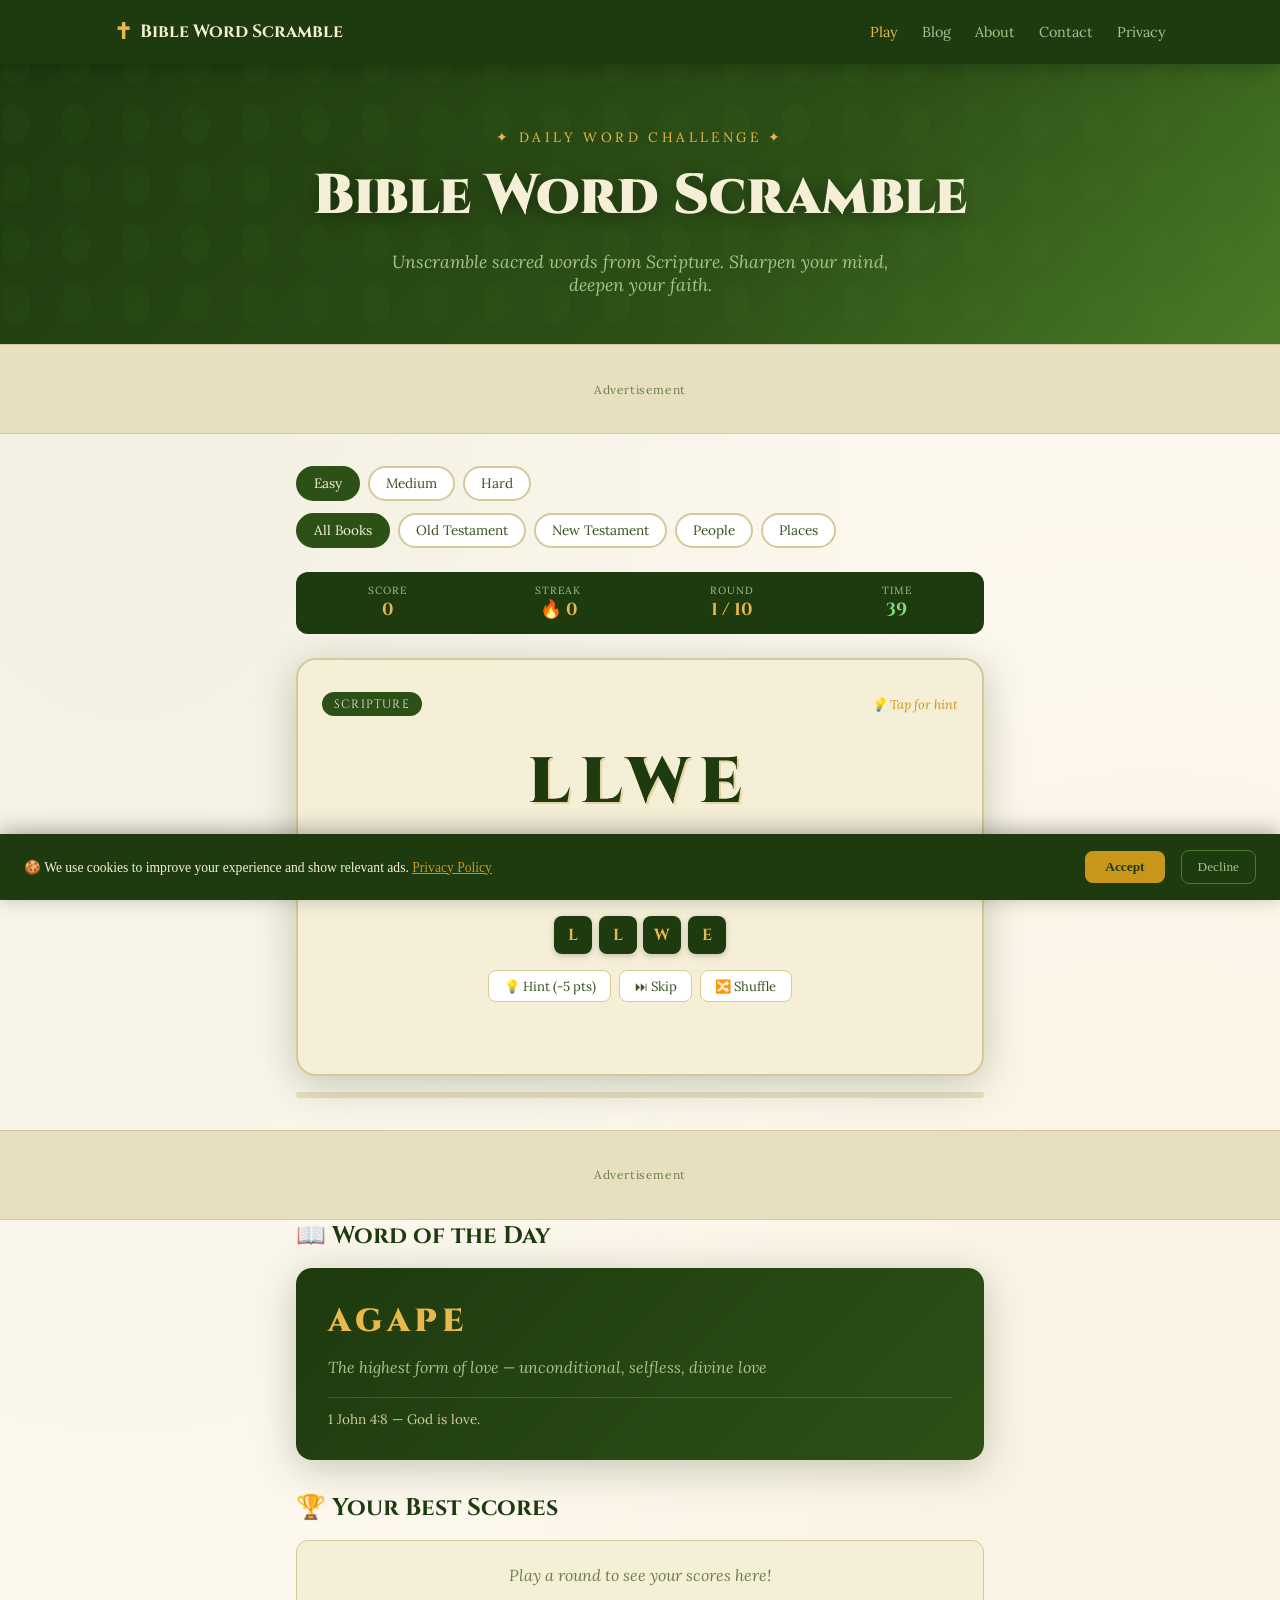
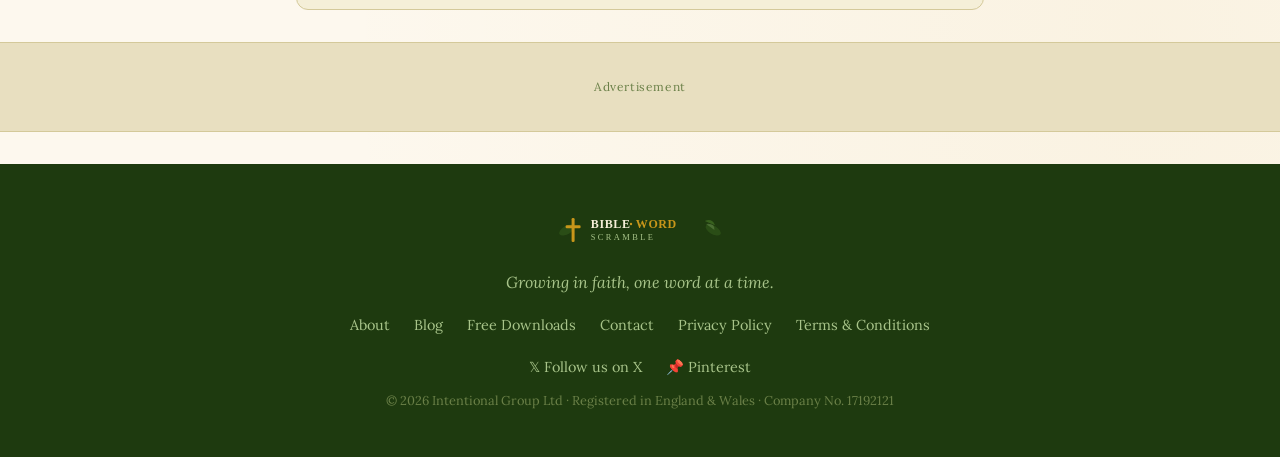
<file: index.html>
<!DOCTYPE html>
<html lang="en">
<head>
  <meta charset="UTF-8" />
  <meta name="viewport" content="width=device-width, initial-scale=1.0" />
  <title>Bible Word Scramble – Fun Scripture Word Games</title>
  <meta name="description" content="Play Bible Word Scramble – a fun, free word game for all ages using scripture-inspired words. Test your Bible knowledge today!">
  <meta name="theme-color" content="#2d5016">
<meta name="p:domain_verify" content="074bd843893d62a2d05fc05a2a49771c"/>
<link rel="icon" type="image/svg+xml" href="icon.svg">
<link rel="apple-touch-icon" href="icon.svg">
  <link rel="manifest" href="manifest.json">
  <link rel="apple-touch-icon" href="icon-192.png">

  <!-- Open Graph -->
  <meta property="og:title" content="Bible Word Scramble">
  <meta property="og:description" content="Fun free word scramble game with 1000+ Bible words!">
  <meta property="og:type" content="website">

  <link href="https://fonts.googleapis.com/css2?family=Cinzel:wght@400;700;900&family=Lora:ital,wght@0,400;0,600;1,400&display=swap" rel="stylesheet">
  <link rel="stylesheet" href="style.css">
<!-- Google tag (gtag.js) -->
<script async src="https://www.googletagmanager.com/gtag/js?id=G-8S5XMY5JXK"></script>
<script>
  window.dataLayer = window.dataLayer || [];
  function gtag(){dataLayer.push(arguments);}
  gtag('js', new Date());
  gtag('config', 'G-8S5XMY5JXK');
</script>
</head>
<body>
  <!-- NAV -->
  <header class="site-header">
    <div class="header-inner">
      <a href="index.html" class="logo">
        <span class="logo-cross">✝</span>
        <span class="logo-text">Bible Word Scramble</span>
      </a>
      <nav class="main-nav">
        <a href="index.html" class="active">Play</a>
        <a href="blog.html">Blog</a>
        <a href="about.html">About</a>
        <a href="contact.html">Contact</a>
        <a href="privacy.html">Privacy</a>
      </nav>
      <button class="hamburger" id="hamburger" aria-label="Menu">☰</button>
    </div>
    <div class="mobile-nav" id="mobileNav">
      <a href="index.html">Play</a>
      <a href="blog.html">Blog</a>
      <a href="about.html">About</a>
      <a href="contact.html">Contact</a>
      <a href="privacy.html">Privacy</a>
    </div>
  </header>

  <!-- HERO -->
  <section class="hero">
    <div class="leaves"></div>
    <div class="hero-content">
      <p class="hero-sub">✦ Daily Word Challenge ✦</p>
      <h1>Bible Word Scramble</h1>
      <p class="hero-desc">Unscramble sacred words from Scripture. Sharpen your mind, deepen your faith.</p>
    </div>
  </section>

  <!-- AD BANNER TOP -->
  <div class="ad-slot ad-top">
    <p>Advertisement</p>
    <!-- Replace with your AdSense code -->
    <!-- <ins class="adsbygoogle" ...></ins> -->
  </div>

  <!-- GAME SECTION -->
  <main class="game-section">
    <div class="game-controls">
      <div class="difficulty-tabs">
        <button class="diff-btn active" data-diff="easy">Easy</button>
        <button class="diff-btn" data-diff="medium">Medium</button>
        <button class="diff-btn" data-diff="hard">Hard</button>
      </div>
      <div class="category-tabs">
        <button class="cat-btn active" data-cat="all">All Books</button>
        <button class="cat-btn" data-cat="old">Old Testament</button>
        <button class="cat-btn" data-cat="new">New Testament</button>
        <button class="cat-btn" data-cat="people">People</button>
        <button class="cat-btn" data-cat="places">Places</button>
      </div>
    </div>

    <div class="score-bar">
      <div class="score-item"><span class="score-label">Score</span><span id="score">0</span></div>
      <div class="score-item"><span class="score-label">Streak</span><span id="streak">🔥 0</span></div>
      <div class="score-item"><span class="score-label">Round</span><span id="round">1 / 10</span></div>
      <div class="score-item timer-item"><span class="score-label">Time</span><span id="timer">30</span></div>
    </div>

    <div class="game-card" id="gameCard">
      <div class="card-top">
        <span class="category-badge" id="catBadge">Old Testament</span>
        <span class="hint-text" id="hintText">Tap for hint</span>
      </div>

      <div class="scrambled-word" id="scrambledWord">LOADING</div>

      <div class="hint-box hidden" id="hintBox">
        <p id="hintContent"></p>
      </div>

      <div class="input-row">
        <input type="text" id="answerInput" placeholder="Type your answer..." autocomplete="off" autocorrect="off" autocapitalize="off" spellcheck="false" />
        <button class="submit-btn" id="submitBtn">Check ✓</button>
      </div>

      <div class="letter-tiles" id="letterTiles"></div>

      <div class="action-row">
        <button class="action-btn" id="hintBtn">💡 Hint (-5 pts)</button>
        <button class="action-btn" id="skipBtn">⏭ Skip</button>
        <button class="action-btn" id="shuffleBtn">🔀 Shuffle</button>
      </div>

      <div class="feedback" id="feedback"></div>
    </div>

    <div class="progress-bar-wrap"><div class="progress-bar" id="progressBar"></div></div>

    <!-- End screen -->
    <div class="end-screen hidden" id="endScreen">
      <div class="end-card">
        <div class="end-icon">✝</div>
        <h2>Round Complete!</h2>
        <p id="endVerse"></p>
        <div class="end-stats">
          <div><span id="finalScore">0</span><small>Score</small></div>
          <div><span id="finalCorrect">0</span><small>Correct</small></div>
          <div><span id="finalStreak">0</span><small>Best Streak</small></div>
        </div>
        <button class="play-again-btn" id="playAgainBtn">Play Again 🙏</button>
        <button class="share-btn" id="shareBtn">Share Score 📤</button>
      </div>
    </div>
  </main>

  <!-- AD BANNER MID -->
  <div class="ad-slot ad-mid">
    <p>Advertisement</p>
  </div>

  <!-- WORD OF THE DAY -->
  <section class="word-of-day">
    <h2>📖 Word of the Day</h2>
    <div class="wod-card" id="wodCard">
      <div class="wod-word" id="wodWord"></div>
      <div class="wod-meaning" id="wodMeaning"></div>
      <div class="wod-verse" id="wodVerse"></div>
    </div>
  </section>

  <!-- LEADERBOARD -->
  <section class="leaderboard-section">
    <h2>🏆 Your Best Scores</h2>
    <div class="leaderboard" id="leaderboard">
      <p class="no-scores">Play a round to see your scores here!</p>
    </div>
  </section>

  <!-- AD BANNER BOTTOM -->
  <div class="ad-slot ad-bottom">
    <p>Advertisement</p>
  </div>

  <!-- FOOTER -->
  <footer class="site-footer">
    <div class="footer-inner">
      <div class="footer-logo"><img src="logo.svg" alt="Bible Word Scramble" style="height:36px; margin-bottom:0.5rem;"></div>
      <p class="footer-tagline">Growing in faith, one word at a time.</p>
      <div class="footer-links">
        <a href="about.html">About</a>
        <a href="blog.html">Blog</a>
        <a href="downloads.html">Free Downloads</a>
        <a href="contact.html">Contact</a>
        <a href="privacy.html">Privacy Policy</a>
        <a href="terms.html">Terms &amp; Conditions</a>
      </div>
      <div class="social-links">
  <a href="https://x.com/biblescramble" target="_blank" rel="noopener">𝕏 Follow us on X</a>
  <a href="https://pinterest.com/biblewordscramble" target="_blank" rel="noopener">📌 Pinterest</a>
</div>
<p class="footer-copy">© 2026 Intentional Group Ltd · Registered in England &amp; Wales · Company No. 17192121</p>
    </div>
  </footer>

  <script src="words.js"></script>
  <script src="game.js"></script>
  <script>
    // PWA install prompt
    let deferredPrompt;
    window.addEventListener('beforeinstallprompt', (e) => {
      e.preventDefault();
      deferredPrompt = e;
      const installBanner = document.createElement('div');
      installBanner.className = 'install-banner';
      installBanner.innerHTML = `<span>📱 Add to Home Screen for offline play!</span><button id="installBtn">Install Free</button><button id="dismissInstall">✕</button>`;
      document.body.appendChild(installBanner);
      document.getElementById('installBtn').onclick = () => { deferredPrompt.prompt(); installBanner.remove(); };
      document.getElementById('dismissInstall').onclick = () => installBanner.remove();
    });
    // Register service worker
    if ('serviceWorker' in navigator) {
      navigator.serviceWorker.register('sw.js').catch(()=>{});
    }
  </script>
<script src="cookies.js"></script>
</body>
</html>
</file>
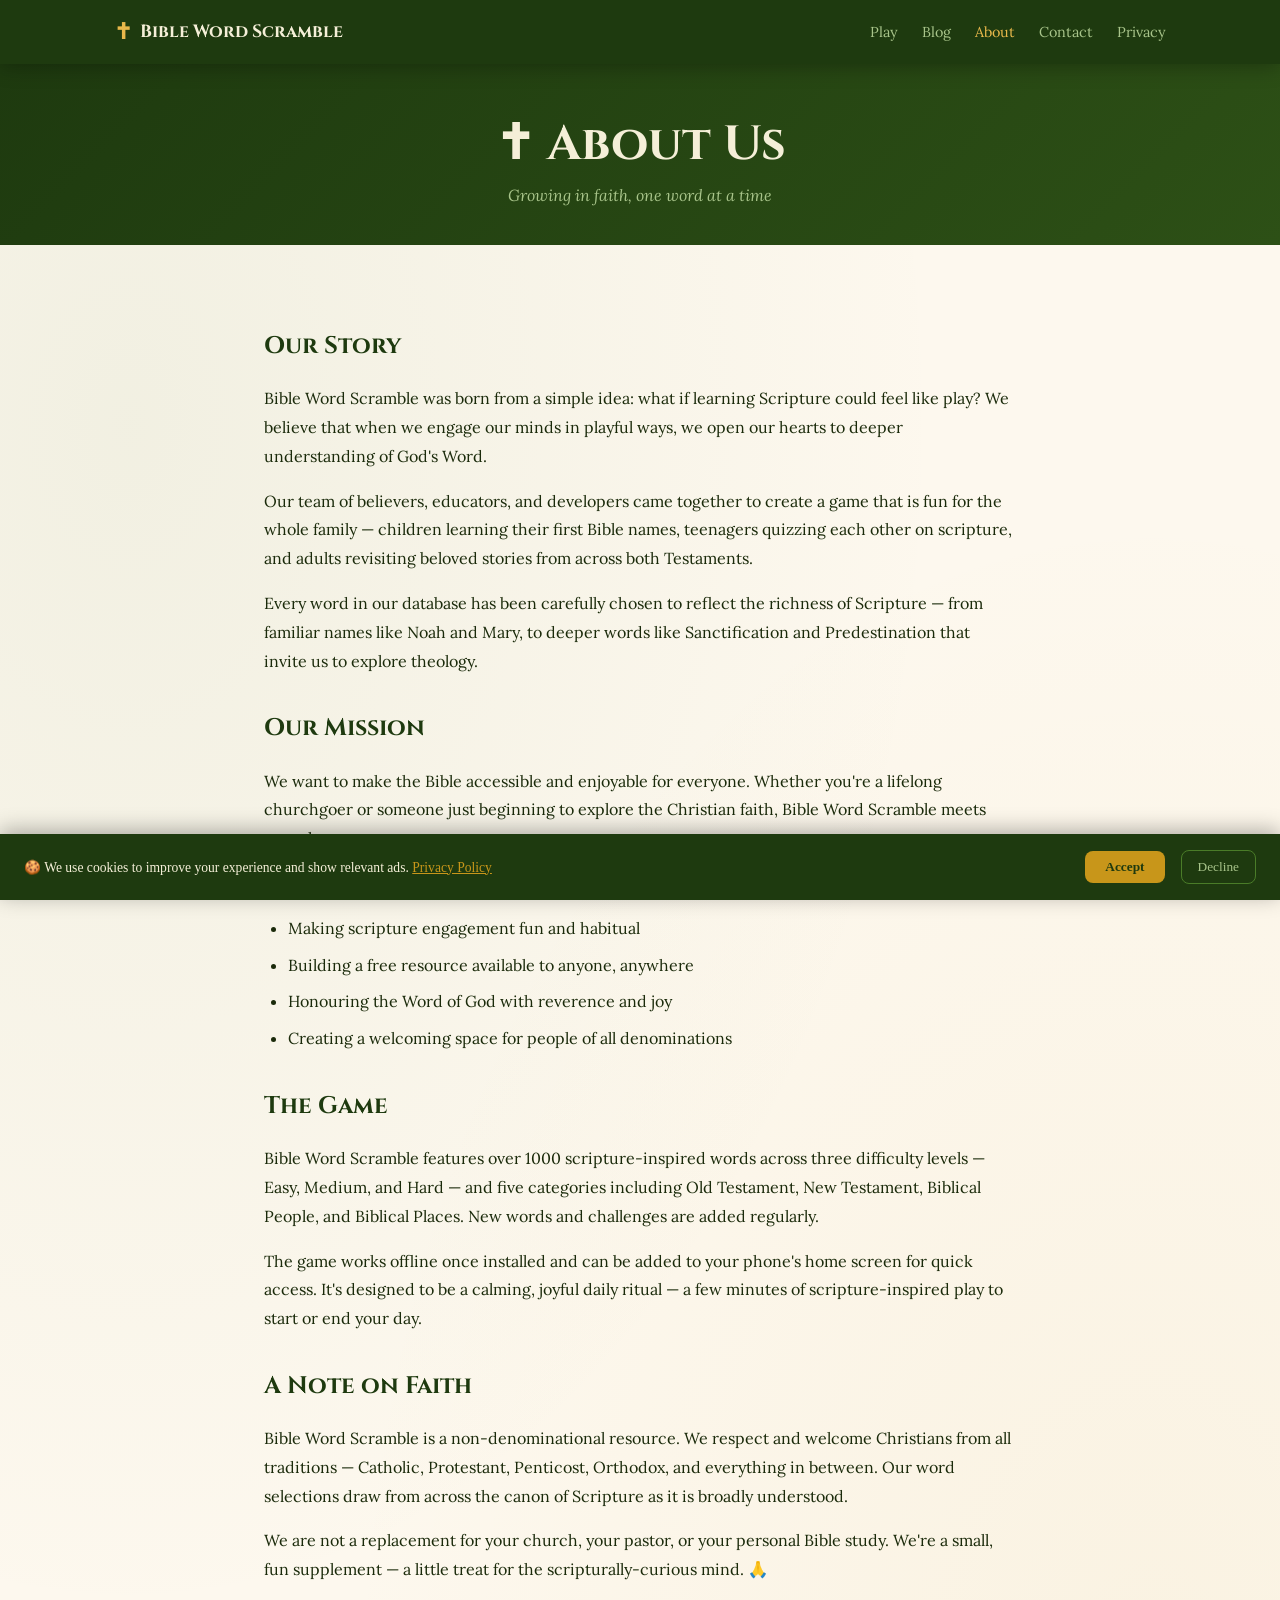
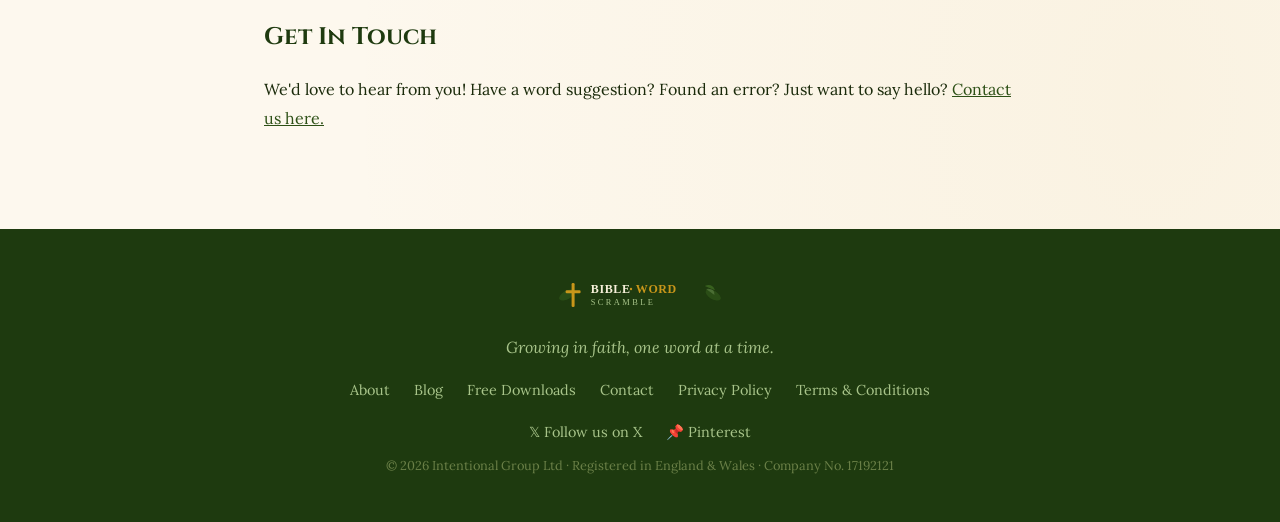
<file: about.html>
<!DOCTYPE html>
<html lang="en">
<head>
  <meta charset="UTF-8" />
  <meta name="viewport" content="width=device-width, initial-scale=1.0" />
  <title>About – Bible Word Scramble</title>
  <meta name="description" content="Learn about Bible Word Scramble – a free, fun word game to help you explore Scripture and grow in faith.">
  <meta name="theme-color" content="#2d5016">
<meta name="p:domain_verify" content="074bd843893d62a2d05fc05a2a49771c"/>
<link rel="icon" type="image/svg+xml" href="icon.svg">
<link rel="apple-touch-icon" href="icon.svg">
  <link href="https://fonts.googleapis.com/css2?family=Cinzel:wght@400;700;900&family=Lora:ital,wght@0,400;0,600;1,400&display=swap" rel="stylesheet">
  <link rel="stylesheet" href="style.css">
<!-- Google tag (gtag.js) -->
<script async src="https://www.googletagmanager.com/gtag/js?id=G-8S5XMY5JXK"></script>
<script>
  window.dataLayer = window.dataLayer || [];
  function gtag(){dataLayer.push(arguments);}
  gtag('js', new Date());
  gtag('config', 'G-8S5XMY5JXK');
</script>
</head>
<body>

  <header class="site-header">
    <div class="header-inner">
      <a href="index.html" class="logo">
        <span class="logo-cross">✝</span>
        <span class="logo-text">Bible Word Scramble</span>
      </a>
      <nav class="main-nav">
        <a href="index.html">Play</a>
        <a href="blog.html">Blog</a>
        <a href="about.html" class="active">About</a>
        <a href="contact.html">Contact</a>
        <a href="privacy.html">Privacy</a>
      </nav>
      <button class="hamburger" id="hamburger">☰</button>
    </div>
    <div class="mobile-nav" id="mobileNav">
      <a href="index.html">Play</a>
      <a href="blog.html">Blog</a>
      <a href="about.html">About</a>
      <a href="contact.html">Contact</a>
      <a href="privacy.html">Privacy</a>
    </div>
  </header>

  <section class="page-hero">
    <h1>✝ About Us</h1>
    <p>Growing in faith, one word at a time</p>
  </section>

  <div class="page-content">
    <h2>Our Story</h2>
    <p>Bible Word Scramble was born from a simple idea: what if learning Scripture could feel like play? We believe that when we engage our minds in playful ways, we open our hearts to deeper understanding of God's Word.</p>
    <p>Our team of believers, educators, and developers came together to create a game that is fun for the whole family — children learning their first Bible names, teenagers quizzing each other on scripture, and adults revisiting beloved stories from across both Testaments.</p>
    <p>Every word in our database has been carefully chosen to reflect the richness of Scripture — from familiar names like Noah and Mary, to deeper words like Sanctification and Predestination that invite us to explore theology.</p>

    <h2>Our Mission</h2>
    <p>We want to make the Bible accessible and enjoyable for everyone. Whether you're a lifelong churchgoer or someone just beginning to explore the Christian faith, Bible Word Scramble meets you where you are.</p>
    <p>We believe in:</p>
    <ul>
      <li>Making scripture engagement fun and habitual</li>
      <li>Building a free resource available to anyone, anywhere</li>
      <li>Honouring the Word of God with reverence and joy</li>
      <li>Creating a welcoming space for people of all denominations</li>
    </ul>

    <h2>The Game</h2>
    <p>Bible Word Scramble features over 1000 scripture-inspired words across three difficulty levels — Easy, Medium, and Hard — and five categories including Old Testament, New Testament, Biblical People, and Biblical Places. New words and challenges are added regularly.</p>
    <p>The game works offline once installed and can be added to your phone's home screen for quick access. It's designed to be a calming, joyful daily ritual — a few minutes of scripture-inspired play to start or end your day.</p>

    <h2>A Note on Faith</h2>
    <p>Bible Word Scramble is a non-denominational resource. We respect and welcome Christians from all traditions — Catholic, Protestant, Penticost, Orthodox, and everything in between. Our word selections draw from across the canon of Scripture as it is broadly understood.</p>
    <p>We are not a replacement for your church, your pastor, or your personal Bible study. We're a small, fun supplement — a little treat for the scripturally-curious mind. 🙏</p>

    <h2>Get In Touch</h2>
    <p>We'd love to hear from you! Have a word suggestion? Found an error? Just want to say hello? <a href="contact.html">Contact us here.</a></p>
  </div>

  <footer class="site-footer">
    <div class="footer-inner">
      <div class="footer-logo"><img src="logo.svg" alt="Bible Word Scramble" style="height:36px; margin-bottom:0.5rem;"></div>
      <p class="footer-tagline">Growing in faith, one word at a time.</p>
      <div class="footer-links">
        <a href="about.html">About</a>
        <a href="blog.html">Blog</a>
        <a href="downloads.html">Free Downloads</a>
        <a href="contact.html">Contact</a>
        <a href="privacy.html">Privacy Policy</a>
        <a href="terms.html">Terms &amp; Conditions</a>
      </div>
      <div class="social-links">
  <a href="https://x.com/biblescramble" target="_blank" rel="noopener">𝕏 Follow us on X</a>
  <a href="https://pinterest.com/biblewordscramble" target="_blank" rel="noopener">📌 Pinterest</a>
</div>
<p class="footer-copy">© 2026 Intentional Group Ltd · Registered in England &amp; Wales · Company No. 17192121</p>
    </div>
  </footer>

  <script>
    document.getElementById('hamburger').addEventListener('click', () => {
      document.getElementById('mobileNav').classList.toggle('open');
    });
  </script>
<script src="cookies.js"></script>
</body>
</html>
</file>
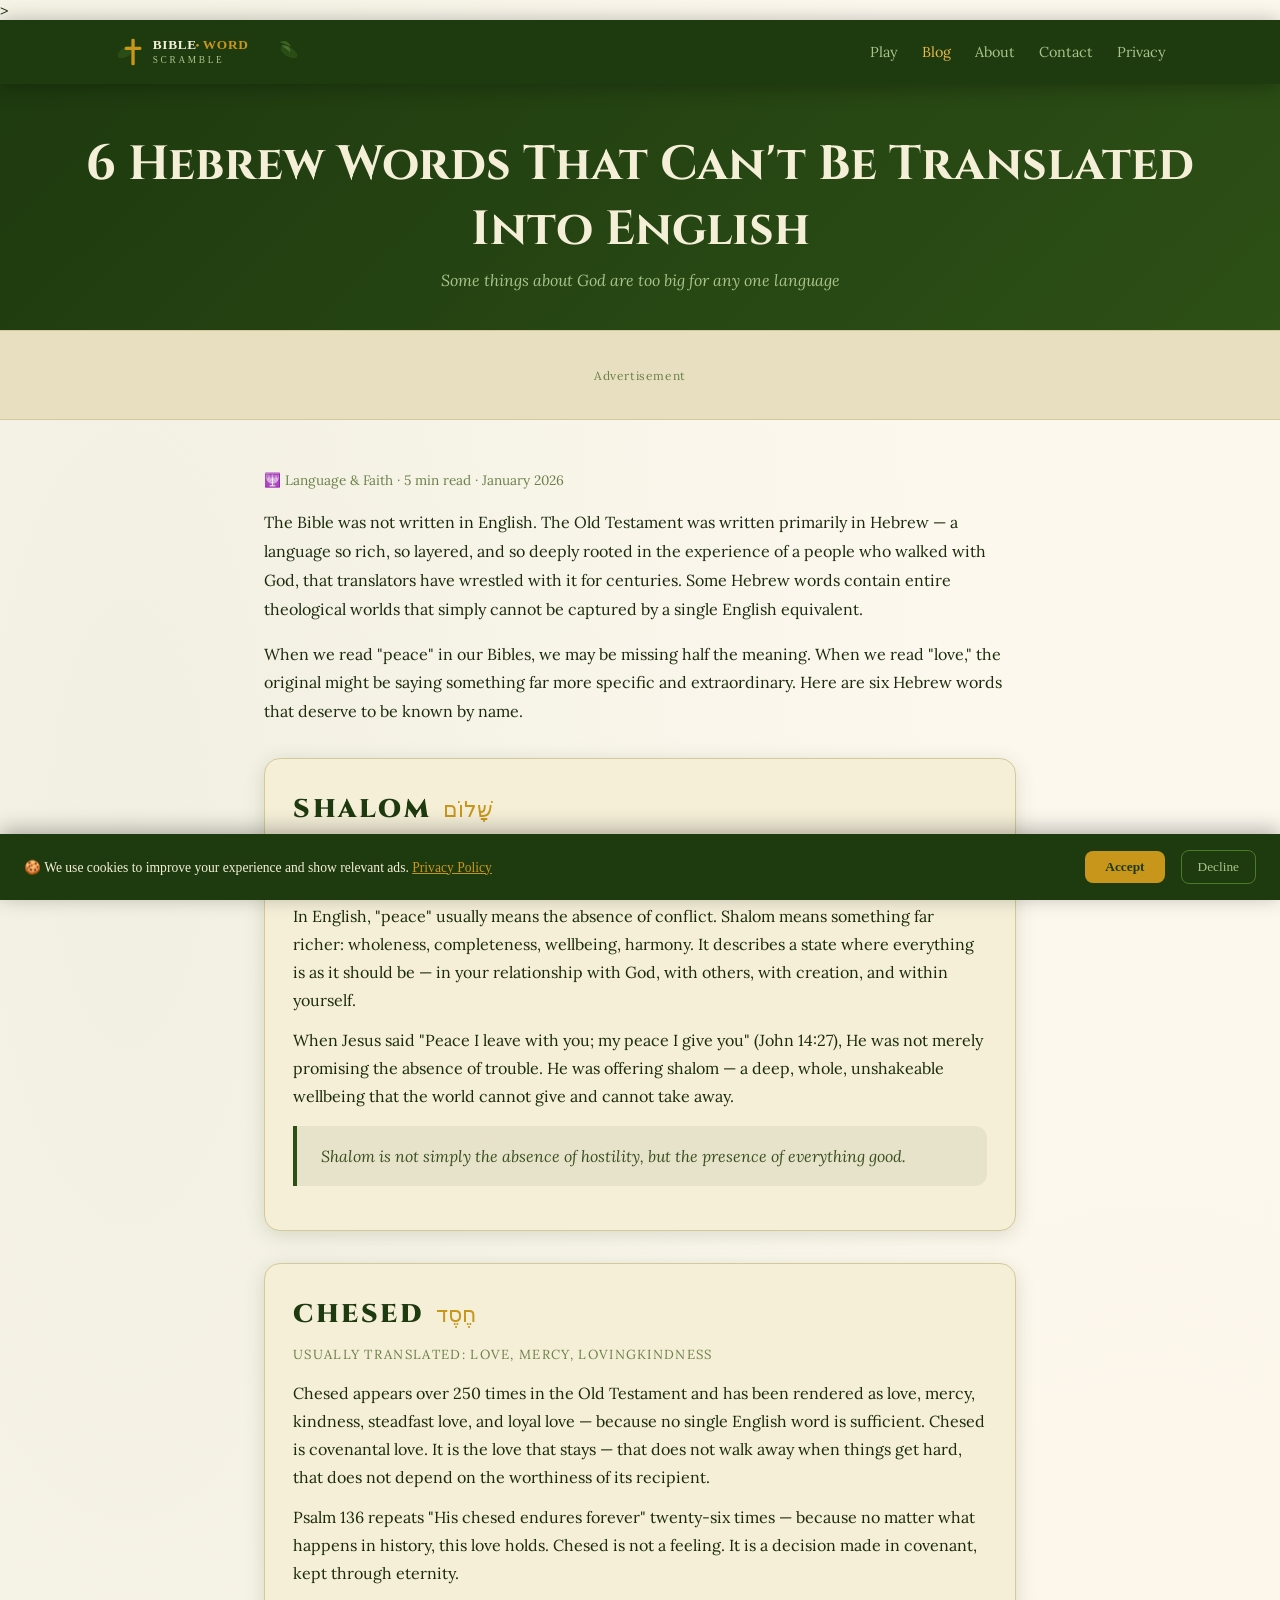
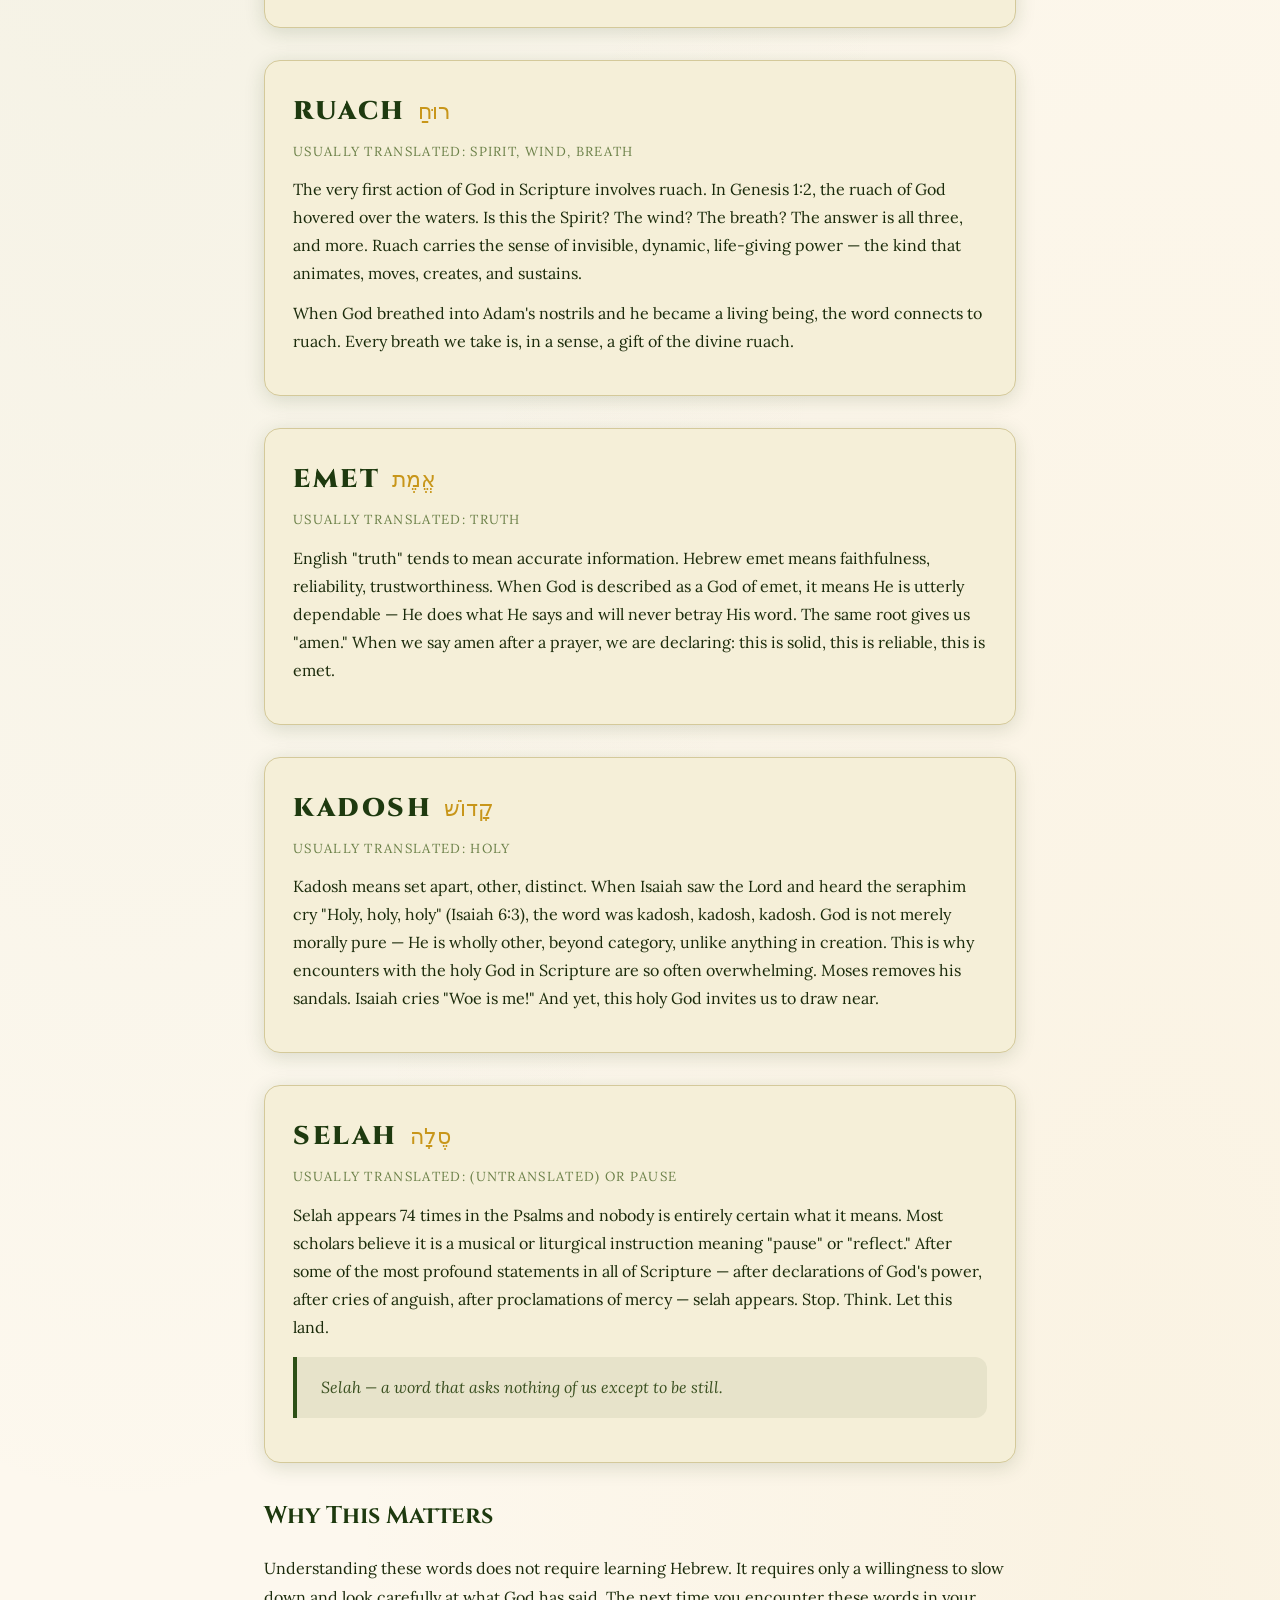
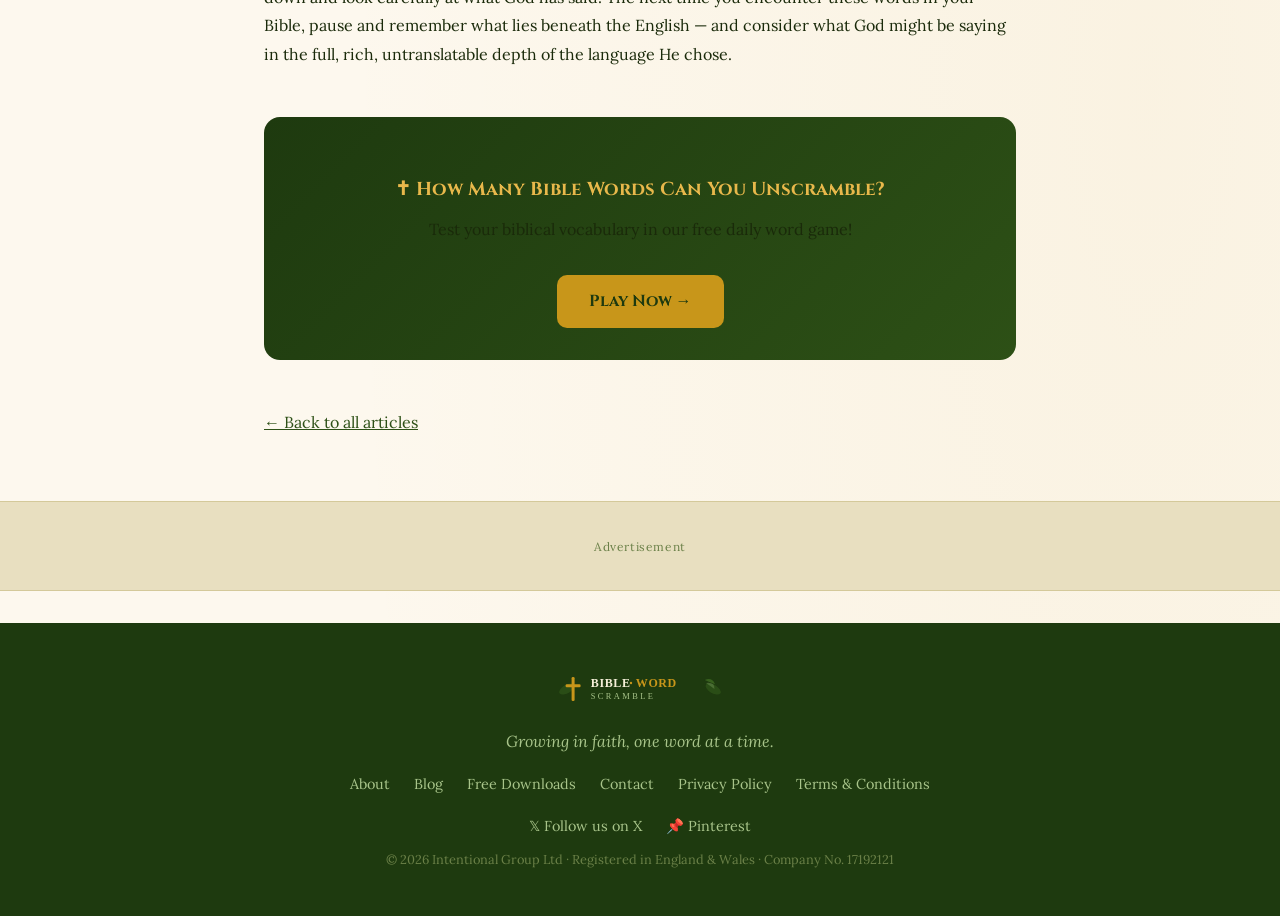
<file: blog-hebrew.html>
<!DOCTYPE html>
<html lang="en">
<head>
  <meta charset="UTF-8" /><meta name="viewport" content="width=device-width, initial-scale=1.0" />
  <title>6 Hebrew Words That Can't Be Translated Into English – Bible Word Scramble</title>
  <meta name="description" content="Shalom, Chesed, Ruach — some biblical concepts are so rich they resist translation. Discover 6 Hebrew words that carry depths English simply cannot capture.">
  <meta name="theme-color" content="#2d5016">
<meta name="p:domain_verify" content="074bd843893d62a2d05fc05a2a49771c"/>
<link rel="icon" type="image/svg+xml" href="icon.svg">
<link rel="apple-touch-icon" href="icon.svg">
  <link href="https://fonts.googleapis.com/css2?family=Cinzel:wght@400;700;900&family=Lora:ital,wght@0,400;0,600;1,400&display=swap" rel="stylesheet">
  <link rel="stylesheet" href="style.css">
  <style>
    .hebrew-card { background:var(--parchment);border:1px solid var(--parchment-mid);border-radius:16px;padding:1.75rem;margin:2rem 0;box-shadow:var(--shadow); }
    .hebrew-word { font-family:'Cinzel',serif;font-size:1.6rem;font-weight:900;color:var(--forest);letter-spacing:0.1em; }
    .hebrew-script { font-size:1.4rem;color:var(--gold);margin-left:0.75rem;font-weight:400; }
    .hebrew-translation { font-size:0.82rem;color:var(--text-light);text-transform:uppercase;letter-spacing:0.1em;margin:0.3rem 0 0.75rem; }
    .hebrew-card p { line-height:1.75;margin-bottom:0.75rem; }
    .pull-quote { background:rgba(45,80,22,0.07);border-left:4px solid var(--forest-mid);border-radius:0 12px 12px 0;padding:1rem 1.5rem;margin:1rem 0;font-style:italic;color:var(--text-mid); }
    .cta-box { background:linear-gradient(135deg,var(--forest) 0%,var(--forest-mid) 100%);border-radius:16px;padding:2rem;text-align:center;margin:3rem 0;color:var(--parchment); }
    .cta-box h3 { font-family:'Cinzel',serif;color:var(--gold-light);margin-bottom:0.5rem; }
    .cta-box a { display:inline-block;margin-top:1rem;background:var(--gold);color:var(--forest);padding:0.75rem 2rem;border-radius:10px;text-decoration:none;font-family:'Cinzel',serif;font-weight:700; }
  </style>
<!-- Google tag (gtag.js) -->
<script async src="https://www.googletagmanager.com/gtag/js?id=G-8S5XMY5JXK"></script>
<script>
  window.dataLayer = window.dataLayer || [];
  function gtag(){dataLayer.push(arguments);}
  gtag('js', new Date());
  gtag('config', 'G-8S5XMY5JXK');
</script>
</head>>
<body>
  <header class="site-header">
    <div class="header-inner">
      <a href="index.html" class="logo"><img src="logo.svg" alt="Bible Word Scramble" style="height:40px;"></a>
      <nav class="main-nav"><a href="index.html">Play</a><a href="blog.html" class="active">Blog</a><a href="about.html">About</a><a href="contact.html">Contact</a><a href="privacy.html">Privacy</a></nav>
      <button class="hamburger" id="hamburger">☰</button>
    </div>
    <div class="mobile-nav" id="mobileNav"><a href="index.html">Play</a><a href="blog.html">Blog</a><a href="about.html">About</a><a href="contact.html">Contact</a><a href="privacy.html">Privacy</a></div>
  </header>

  <section class="page-hero">
    <h1>6 Hebrew Words That Can't Be Translated Into English</h1>
    <p>Some things about God are too big for any one language</p>
  </section>
  <div class="ad-slot ad-top"><p>Advertisement</p></div>

  <div class="page-content">
    <div style="font-size:0.85rem;color:var(--text-light);margin-bottom:1rem;">🕎 Language & Faith · 5 min read · January 2026</div>
    <p>The Bible was not written in English. The Old Testament was written primarily in Hebrew — a language so rich, so layered, and so deeply rooted in the experience of a people who walked with God, that translators have wrestled with it for centuries. Some Hebrew words contain entire theological worlds that simply cannot be captured by a single English equivalent.</p>
    <p>When we read "peace" in our Bibles, we may be missing half the meaning. When we read "love," the original might be saying something far more specific and extraordinary. Here are six Hebrew words that deserve to be known by name.</p>

    <div class="hebrew-card">
      <div><span class="hebrew-word">SHALOM</span><span class="hebrew-script">שָׁלוֹם</span></div>
      <div class="hebrew-translation">Usually translated: Peace</div>
      <p>Shalom is perhaps the most famous Hebrew word in the world — and the most mistranslated. In English, "peace" usually means the absence of conflict. Shalom means something far richer: wholeness, completeness, wellbeing, harmony. It describes a state where everything is as it should be — in your relationship with God, with others, with creation, and within yourself.</p>
      <p>When Jesus said "Peace I leave with you; my peace I give you" (John 14:27), He was not merely promising the absence of trouble. He was offering shalom — a deep, whole, unshakeable wellbeing that the world cannot give and cannot take away.</p>
      <div class="pull-quote">Shalom is not simply the absence of hostility, but the presence of everything good.</div>
    </div>

    <div class="hebrew-card">
      <div><span class="hebrew-word">CHESED</span><span class="hebrew-script">חֶסֶד</span></div>
      <div class="hebrew-translation">Usually translated: Love, mercy, lovingkindness</div>
      <p>Chesed appears over 250 times in the Old Testament and has been rendered as love, mercy, kindness, steadfast love, and loyal love — because no single English word is sufficient. Chesed is covenantal love. It is the love that stays — that does not walk away when things get hard, that does not depend on the worthiness of its recipient.</p>
      <p>Psalm 136 repeats "His chesed endures forever" twenty-six times — because no matter what happens in history, this love holds. Chesed is not a feeling. It is a decision made in covenant, kept through eternity.</p>
    </div>

    <div class="hebrew-card">
      <div><span class="hebrew-word">RUACH</span><span class="hebrew-script">רוּחַ</span></div>
      <div class="hebrew-translation">Usually translated: Spirit, wind, breath</div>
      <p>The very first action of God in Scripture involves ruach. In Genesis 1:2, the ruach of God hovered over the waters. Is this the Spirit? The wind? The breath? The answer is all three, and more. Ruach carries the sense of invisible, dynamic, life-giving power — the kind that animates, moves, creates, and sustains.</p>
      <p>When God breathed into Adam's nostrils and he became a living being, the word connects to ruach. Every breath we take is, in a sense, a gift of the divine ruach.</p>
    </div>

    <div class="hebrew-card">
      <div><span class="hebrew-word">EMET</span><span class="hebrew-script">אֱמֶת</span></div>
      <div class="hebrew-translation">Usually translated: Truth</div>
      <p>English "truth" tends to mean accurate information. Hebrew emet means faithfulness, reliability, trustworthiness. When God is described as a God of emet, it means He is utterly dependable — He does what He says and will never betray His word. The same root gives us "amen." When we say amen after a prayer, we are declaring: this is solid, this is reliable, this is emet.</p>
    </div>

    <div class="hebrew-card">
      <div><span class="hebrew-word">KADOSH</span><span class="hebrew-script">קָדוֹשׁ</span></div>
      <div class="hebrew-translation">Usually translated: Holy</div>
      <p>Kadosh means set apart, other, distinct. When Isaiah saw the Lord and heard the seraphim cry "Holy, holy, holy" (Isaiah 6:3), the word was kadosh, kadosh, kadosh. God is not merely morally pure — He is wholly other, beyond category, unlike anything in creation. This is why encounters with the holy God in Scripture are so often overwhelming. Moses removes his sandals. Isaiah cries "Woe is me!" And yet, this holy God invites us to draw near.</p>
    </div>

    <div class="hebrew-card">
      <div><span class="hebrew-word">SELAH</span><span class="hebrew-script">סֶלָה</span></div>
      <div class="hebrew-translation">Usually translated: (untranslated) or pause</div>
      <p>Selah appears 74 times in the Psalms and nobody is entirely certain what it means. Most scholars believe it is a musical or liturgical instruction meaning "pause" or "reflect." After some of the most profound statements in all of Scripture — after declarations of God's power, after cries of anguish, after proclamations of mercy — selah appears. Stop. Think. Let this land.</p>
      <div class="pull-quote">Selah — a word that asks nothing of us except to be still.</div>
    </div>

    <h2>Why This Matters</h2>
    <p>Understanding these words does not require learning Hebrew. It requires only a willingness to slow down and look carefully at what God has said. The next time you encounter these words in your Bible, pause and remember what lies beneath the English — and consider what God might be saying in the full, rich, untranslatable depth of the language He chose.</p>

    <div class="cta-box">
      <h3>✝ How Many Bible Words Can You Unscramble?</h3>
      <p>Test your biblical vocabulary in our free daily word game!</p>
      <a href="index.html">Play Now →</a>
    </div>
    <p><a href="blog.html">← Back to all articles</a></p>
  </div>

  <div class="ad-slot ad-bottom"><p>Advertisement</p></div>
  <footer class="site-footer">
    <div class="footer-inner">
      <div class="footer-logo"><img src="logo.svg" alt="Bible Word Scramble" style="height:36px;margin-bottom:0.5rem;"></div>
      <p class="footer-tagline">Growing in faith, one word at a time.</p>
      <div class="footer-links"><a href="about.html">About</a><a href="blog.html">Blog</a>
        <a href="downloads.html">Free Downloads</a><a href="contact.html">Contact</a><a href="privacy.html">Privacy Policy</a><a href="terms.html">Terms &amp; Conditions</a></div>
      <div class="social-links">
  <a href="https://x.com/biblescramble" target="_blank" rel="noopener">𝕏 Follow us on X</a>
  <a href="https://pinterest.com/biblewordscramble" target="_blank" rel="noopener">📌 Pinterest</a>
</div>
<p class="footer-copy">© 2026 Intentional Group Ltd · Registered in England &amp; Wales · Company No. 17192121</p>
    </div>
  </footer>
  <script src="cookies.js"></script>
  <script>document.getElementById('hamburger').addEventListener('click',()=>{document.getElementById('mobileNav').classList.toggle('open');});</script>
</body>
</html>
</file>
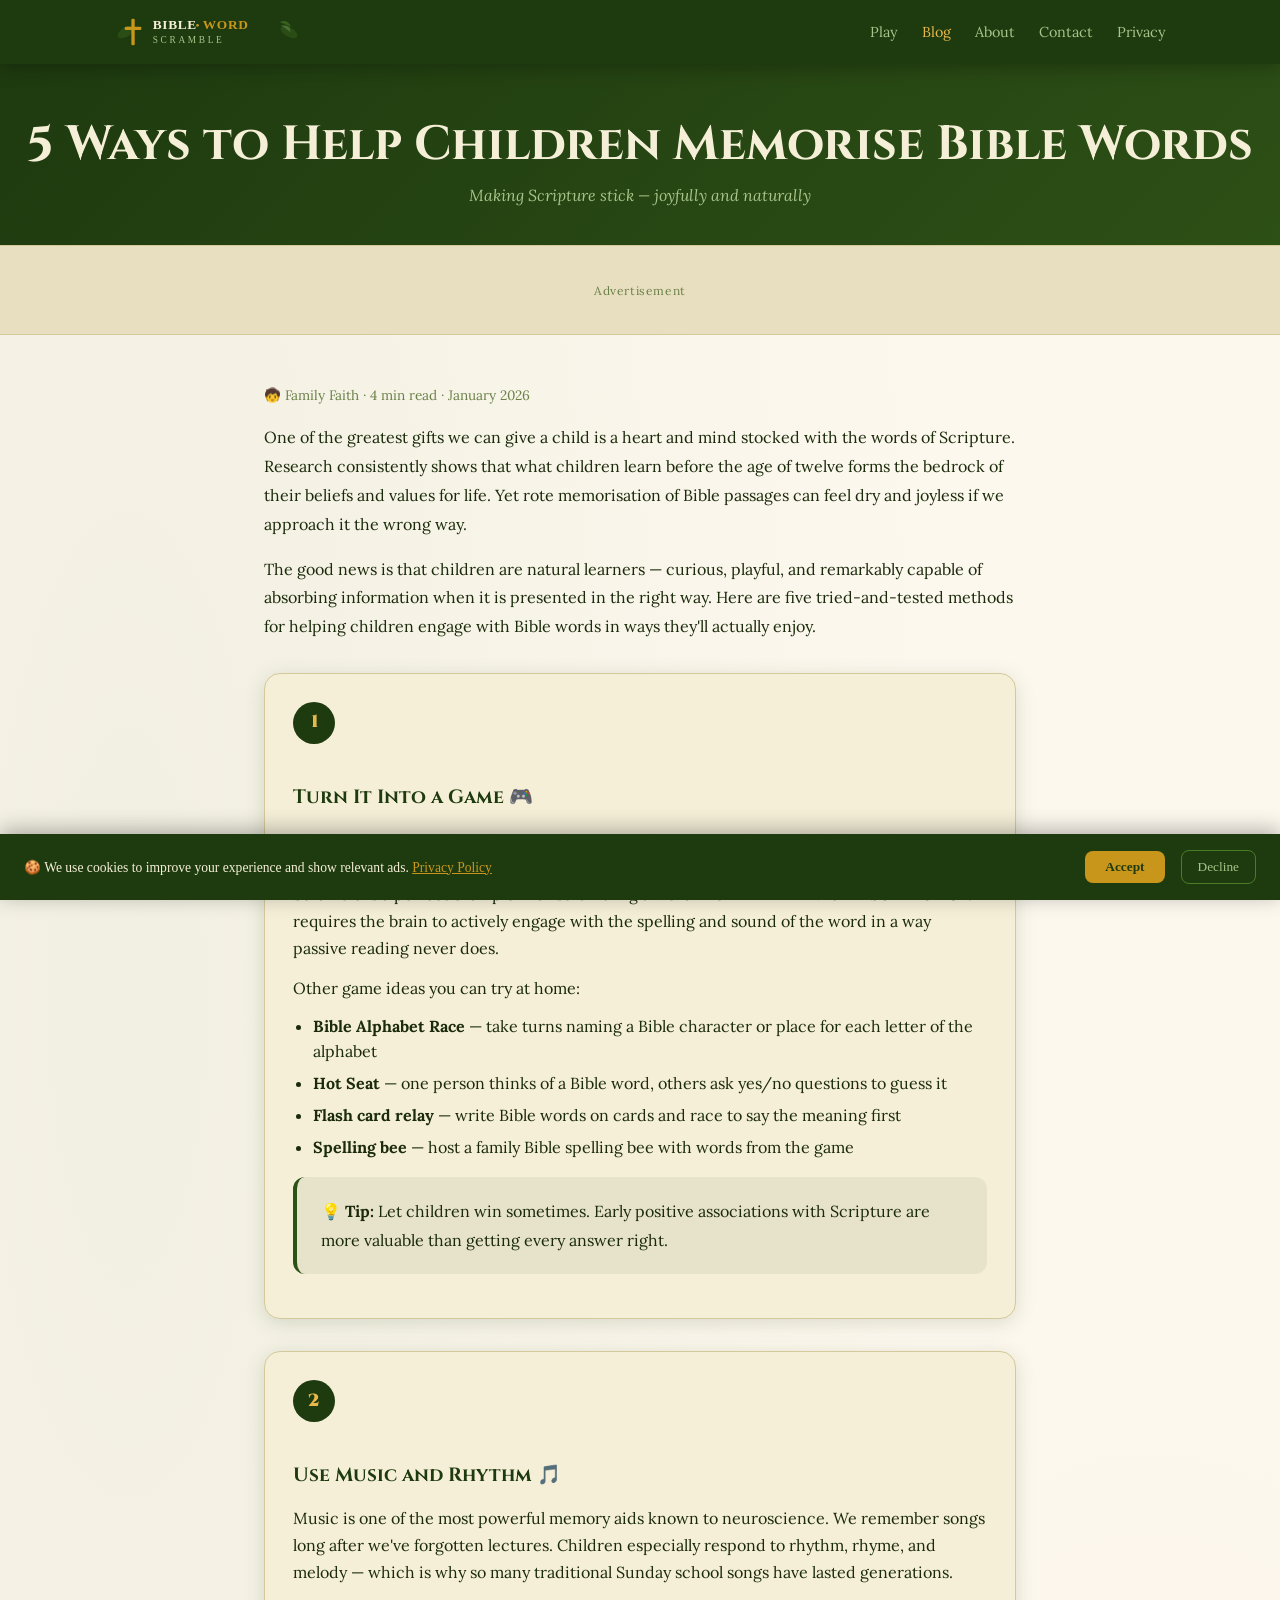
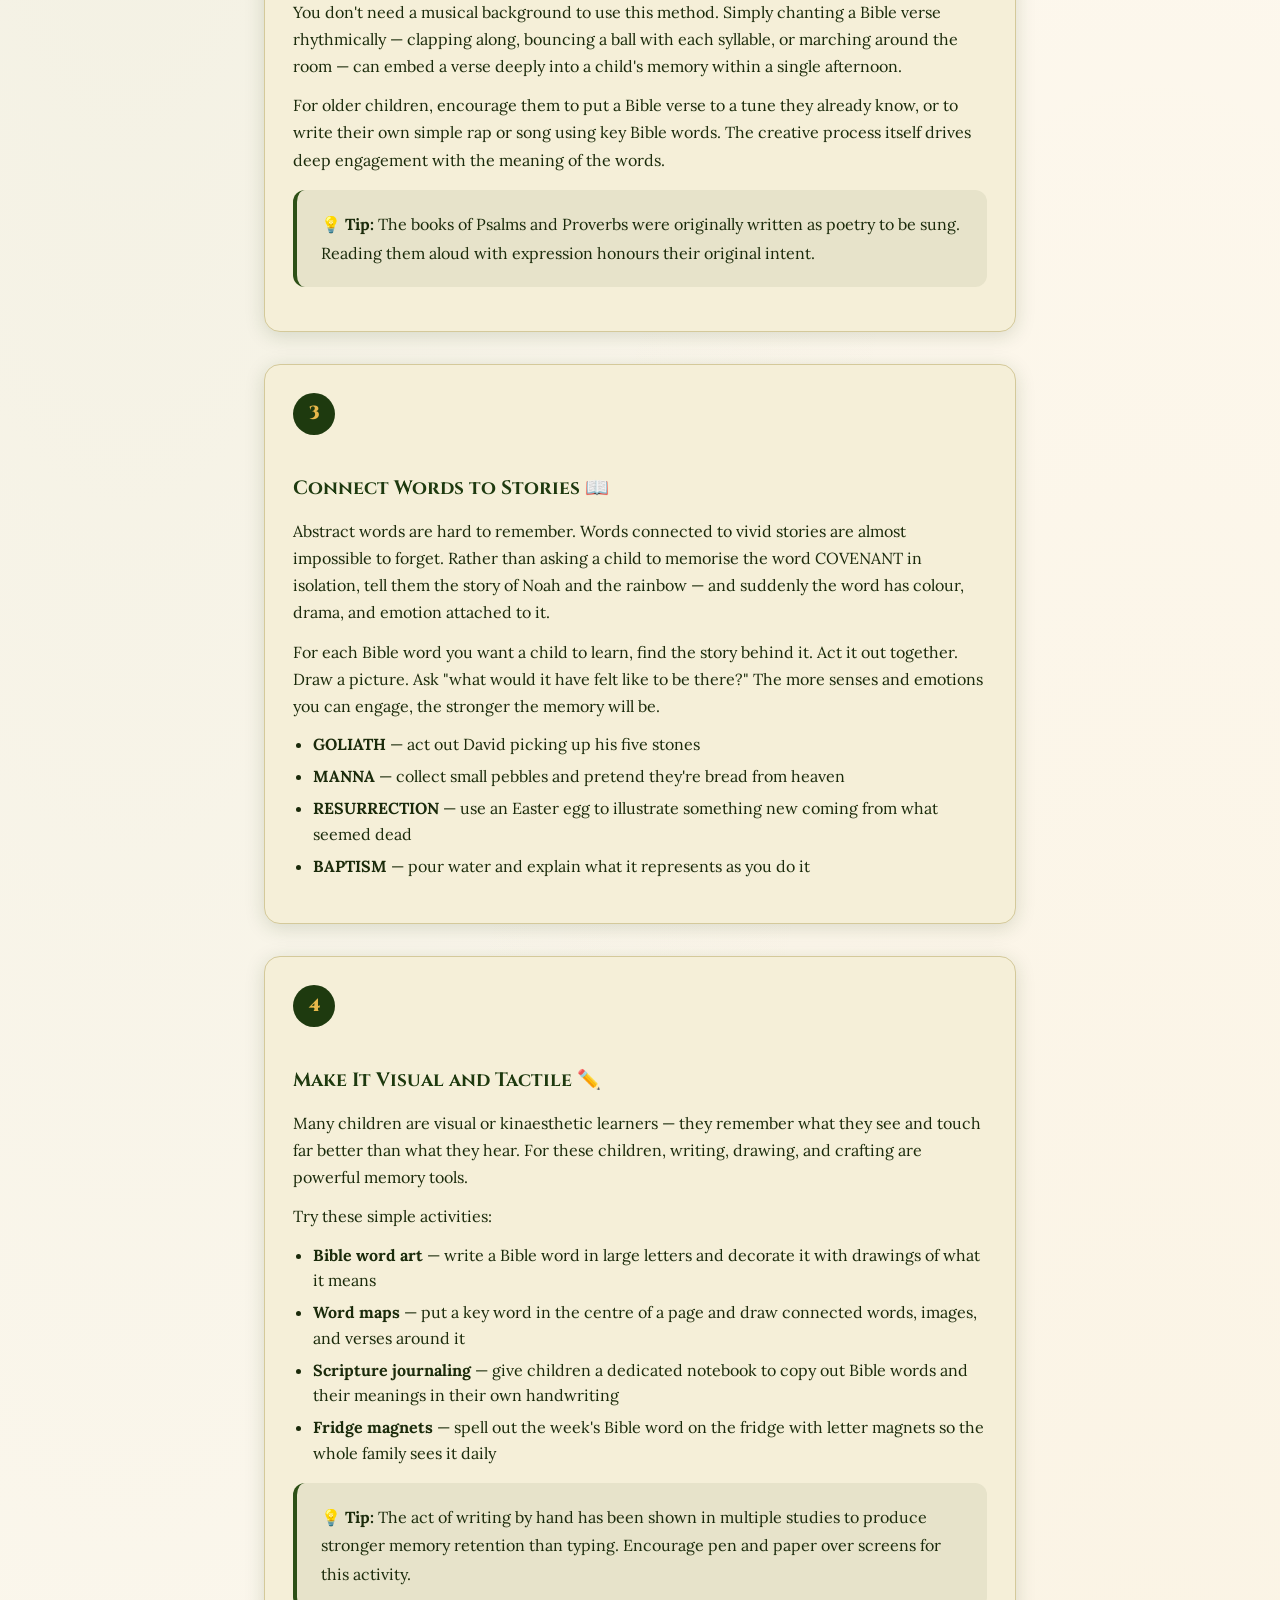
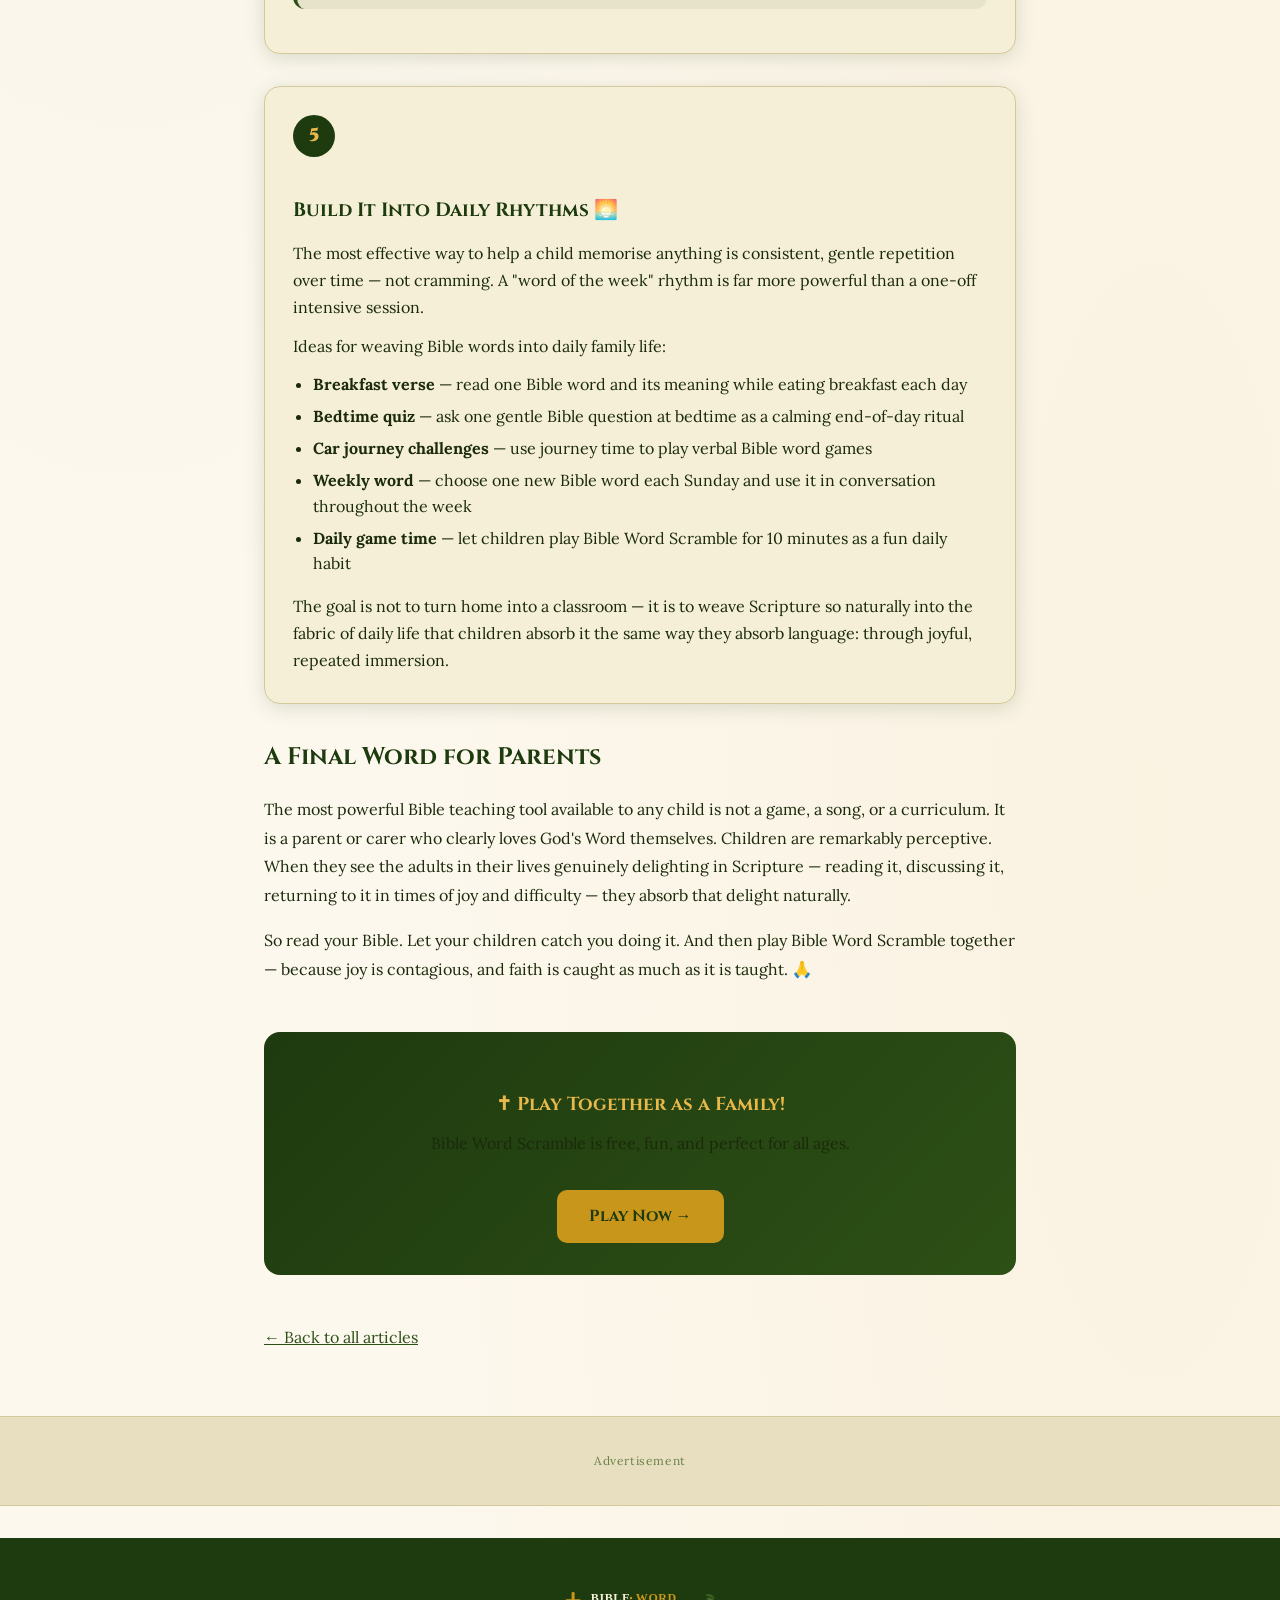
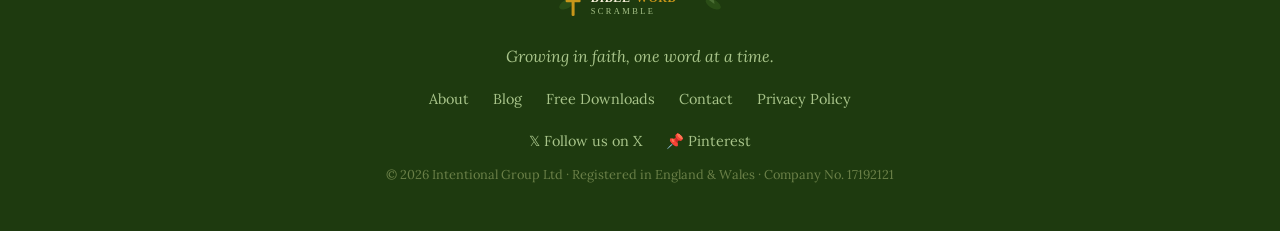
<file: blog-kids.html>
<!DOCTYPE html>
<html lang="en">
<head>
  <meta charset="UTF-8" />
  <meta name="viewport" content="width=device-width, initial-scale=1.0" />
  <title>5 Ways to Help Children Memorise Bible Words – Bible Word Scramble</title>
  <meta name="description" content="Practical, fun, and proven methods to help children engage with Scripture — games, songs, and family activities that actually work.">
  <meta name="theme-color" content="#2d5016">
<meta name="p:domain_verify" content="074bd843893d62a2d05fc05a2a49771c"/>
<link rel="icon" type="image/svg+xml" href="icon.svg">
<link rel="apple-touch-icon" href="icon.svg">
  <link href="https://fonts.googleapis.com/css2?family=Cinzel:wght@400;700;900&family=Lora:ital,wght@0,400;0,600;1,400&display=swap" rel="stylesheet">
  <link rel="stylesheet" href="style.css">
  <style>
    .tip-card {
      background: var(--parchment);
      border: 1px solid var(--parchment-mid);
      border-radius: 16px; padding: 1.75rem; margin: 2rem 0;
      box-shadow: var(--shadow);
    }
    .tip-number {
      display: inline-flex; align-items: center; justify-content: center;
      width: 42px; height: 42px; border-radius: 50%;
      background: var(--forest); color: var(--gold-light);
      font-family: 'Cinzel', serif; font-weight: 900; font-size: 1.1rem;
      margin-bottom: 0.75rem;
    }
    .tip-card h3 {
      font-family: 'Cinzel', serif; color: var(--forest);
      font-size: 1.2rem; margin-bottom: 0.75rem;
    }
    .tip-card p { line-height: 1.7; margin-bottom: 0.75rem; }
    .tip-card p:last-child { margin-bottom: 0; }
    .tip-card ul { padding-left: 1.25rem; }
    .tip-card li { margin-bottom: 0.4rem; line-height: 1.6; }
    .highlight-box {
      background: rgba(45,80,22,0.07);
      border-radius: 12px; padding: 1.25rem 1.5rem;
      margin: 1rem 0; border-left: 4px solid var(--forest-mid);
    }
    .cta-box {
      background: linear-gradient(135deg, var(--forest) 0%, var(--forest-mid) 100%);
      border-radius: 16px; padding: 2rem; text-align: center;
      margin: 3rem 0; color: var(--parchment);
    }
    .cta-box h3 { font-family: 'Cinzel', serif; color: var(--gold-light); margin-bottom: 0.5rem; }
    .cta-box a {
      display: inline-block; margin-top: 1rem;
      background: var(--gold); color: var(--forest);
      padding: 0.75rem 2rem; border-radius: 10px;
      text-decoration: none; font-family: 'Cinzel', serif; font-weight: 700;
    }
  </style>
<!-- Google tag (gtag.js) -->
<script async src="https://www.googletagmanager.com/gtag/js?id=G-8S5XMY5JXK"></script>
<script>
  window.dataLayer = window.dataLayer || [];
  function gtag(){dataLayer.push(arguments);}
  gtag('js', new Date());
  gtag('config', 'G-8S5XMY5JXK');
</script>
</head>
<body>
  <header class="site-header">
    <div class="header-inner">
      <a href="index.html" class="logo"><img src="logo.svg" alt="Bible Word Scramble" style="height:40px;"></a>
      <nav class="main-nav">
        <a href="index.html">Play</a>
        <a href="blog.html" class="active">Blog</a>
        <a href="about.html">About</a>
        <a href="contact.html">Contact</a>
        <a href="privacy.html">Privacy</a>
      </nav>
      <button class="hamburger" id="hamburger">☰</button>
    </div>
    <div class="mobile-nav" id="mobileNav">
      <a href="index.html">Play</a><a href="blog.html">Blog</a>
      <a href="about.html">About</a><a href="contact.html">Contact</a><a href="privacy.html">Privacy</a>
    </div>
  </header>

  <section class="page-hero">
    <h1>5 Ways to Help Children Memorise Bible Words</h1>
    <p>Making Scripture stick — joyfully and naturally</p>
  </section>

  <div class="ad-slot ad-top"><p>Advertisement</p></div>

  <div class="page-content">
    <div style="font-size:0.85rem;color:var(--text-light);margin-bottom:1rem;">🧒 Family Faith · 4 min read · January 2026</div>

    <p>One of the greatest gifts we can give a child is a heart and mind stocked with the words of Scripture. Research consistently shows that what children learn before the age of twelve forms the bedrock of their beliefs and values for life. Yet rote memorisation of Bible passages can feel dry and joyless if we approach it the wrong way.</p>
    <p>The good news is that children are natural learners — curious, playful, and remarkably capable of absorbing information when it is presented in the right way. Here are five tried-and-tested methods for helping children engage with Bible words in ways they'll actually enjoy.</p>

    <div class="tip-card">
      <div class="tip-number">1</div>
      <h3>Turn It Into a Game 🎮</h3>
      <p>Children learn best when they are playing. Word games, puzzles, and challenges harness a child's natural competitive spirit and curiosity without feeling like "studying." Bible Word Scramble is a perfect example — unscrambling a word like BETHLEHEM or RESURRECTION requires the brain to actively engage with the spelling and sound of the word in a way passive reading never does.</p>
      <p>Other game ideas you can try at home:</p>
      <ul>
        <li><strong>Bible Alphabet Race</strong> — take turns naming a Bible character or place for each letter of the alphabet</li>
        <li><strong>Hot Seat</strong> — one person thinks of a Bible word, others ask yes/no questions to guess it</li>
        <li><strong>Flash card relay</strong> — write Bible words on cards and race to say the meaning first</li>
        <li><strong>Spelling bee</strong> — host a family Bible spelling bee with words from the game</li>
      </ul>
      <div class="highlight-box">
        💡 <strong>Tip:</strong> Let children win sometimes. Early positive associations with Scripture are more valuable than getting every answer right.
      </div>
    </div>

    <div class="tip-card">
      <div class="tip-number">2</div>
      <h3>Use Music and Rhythm 🎵</h3>
      <p>Music is one of the most powerful memory aids known to neuroscience. We remember songs long after we've forgotten lectures. Children especially respond to rhythm, rhyme, and melody — which is why so many traditional Sunday school songs have lasted generations.</p>
      <p>You don't need a musical background to use this method. Simply chanting a Bible verse rhythmically — clapping along, bouncing a ball with each syllable, or marching around the room — can embed a verse deeply into a child's memory within a single afternoon.</p>
      <p>For older children, encourage them to put a Bible verse to a tune they already know, or to write their own simple rap or song using key Bible words. The creative process itself drives deep engagement with the meaning of the words.</p>
      <div class="highlight-box">
        💡 <strong>Tip:</strong> The books of Psalms and Proverbs were originally written as poetry to be sung. Reading them aloud with expression honours their original intent.
      </div>
    </div>

    <div class="tip-card">
      <div class="tip-number">3</div>
      <h3>Connect Words to Stories 📖</h3>
      <p>Abstract words are hard to remember. Words connected to vivid stories are almost impossible to forget. Rather than asking a child to memorise the word COVENANT in isolation, tell them the story of Noah and the rainbow — and suddenly the word has colour, drama, and emotion attached to it.</p>
      <p>For each Bible word you want a child to learn, find the story behind it. Act it out together. Draw a picture. Ask "what would it have felt like to be there?" The more senses and emotions you can engage, the stronger the memory will be.</p>
      <ul>
        <li><strong>GOLIATH</strong> — act out David picking up his five stones</li>
        <li><strong>MANNA</strong> — collect small pebbles and pretend they're bread from heaven</li>
        <li><strong>RESURRECTION</strong> — use an Easter egg to illustrate something new coming from what seemed dead</li>
        <li><strong>BAPTISM</strong> — pour water and explain what it represents as you do it</li>
      </ul>
    </div>

    <div class="tip-card">
      <div class="tip-number">4</div>
      <h3>Make It Visual and Tactile ✏️</h3>
      <p>Many children are visual or kinaesthetic learners — they remember what they see and touch far better than what they hear. For these children, writing, drawing, and crafting are powerful memory tools.</p>
      <p>Try these simple activities:</p>
      <ul>
        <li><strong>Bible word art</strong> — write a Bible word in large letters and decorate it with drawings of what it means</li>
        <li><strong>Word maps</strong> — put a key word in the centre of a page and draw connected words, images, and verses around it</li>
        <li><strong>Scripture journaling</strong> — give children a dedicated notebook to copy out Bible words and their meanings in their own handwriting</li>
        <li><strong>Fridge magnets</strong> — spell out the week's Bible word on the fridge with letter magnets so the whole family sees it daily</li>
      </ul>
      <div class="highlight-box">
        💡 <strong>Tip:</strong> The act of writing by hand has been shown in multiple studies to produce stronger memory retention than typing. Encourage pen and paper over screens for this activity.
      </div>
    </div>

    <div class="tip-card">
      <div class="tip-number">5</div>
      <h3>Build It Into Daily Rhythms 🌅</h3>
      <p>The most effective way to help a child memorise anything is consistent, gentle repetition over time — not cramming. A "word of the week" rhythm is far more powerful than a one-off intensive session.</p>
      <p>Ideas for weaving Bible words into daily family life:</p>
      <ul>
        <li><strong>Breakfast verse</strong> — read one Bible word and its meaning while eating breakfast each day</li>
        <li><strong>Bedtime quiz</strong> — ask one gentle Bible question at bedtime as a calming end-of-day ritual</li>
        <li><strong>Car journey challenges</strong> — use journey time to play verbal Bible word games</li>
        <li><strong>Weekly word</strong> — choose one new Bible word each Sunday and use it in conversation throughout the week</li>
        <li><strong>Daily game time</strong> — let children play Bible Word Scramble for 10 minutes as a fun daily habit</li>
      </ul>
      <p>The goal is not to turn home into a classroom — it is to weave Scripture so naturally into the fabric of daily life that children absorb it the same way they absorb language: through joyful, repeated immersion.</p>
    </div>

    <h2>A Final Word for Parents</h2>
    <p>The most powerful Bible teaching tool available to any child is not a game, a song, or a curriculum. It is a parent or carer who clearly loves God's Word themselves. Children are remarkably perceptive. When they see the adults in their lives genuinely delighting in Scripture — reading it, discussing it, returning to it in times of joy and difficulty — they absorb that delight naturally.</p>
    <p>So read your Bible. Let your children catch you doing it. And then play Bible Word Scramble together — because joy is contagious, and faith is caught as much as it is taught. 🙏</p>

    <div class="cta-box">
      <h3>✝ Play Together as a Family!</h3>
      <p>Bible Word Scramble is free, fun, and perfect for all ages.</p>
      <a href="index.html">Play Now →</a>
    </div>

    <p><a href="blog.html">← Back to all articles</a></p>
  </div>

  <div class="ad-slot ad-bottom"><p>Advertisement</p></div>

  <footer class="site-footer">
    <div class="footer-inner">
      <div class="footer-logo"><img src="logo.svg" alt="Bible Word Scramble" style="height:36px; margin-bottom:0.5rem;"></div>
      <p class="footer-tagline">Growing in faith, one word at a time.</p>
      <div class="footer-links">
        <a href="about.html">About</a><a href="blog.html">Blog</a>
        <a href="downloads.html">Free Downloads</a>
        <a href="contact.html">Contact</a><a href="privacy.html">Privacy Policy</a>
      </div>
      <div class="social-links">
  <a href="https://x.com/biblescramble" target="_blank" rel="noopener">𝕏 Follow us on X</a>
  <a href="https://pinterest.com/biblewordscramble" target="_blank" rel="noopener">📌 Pinterest</a>
</div>
<p class="footer-copy">© 2026 Intentional Group Ltd · Registered in England &amp; Wales · Company No. 17192121</p>
    </div>
  </footer>
  <script>
    document.getElementById('hamburger').addEventListener('click', () => {
      document.getElementById('mobileNav').classList.toggle('open');
    });
  </script>
<script src="cookies.js"></script>
</body>
</html>
</file>
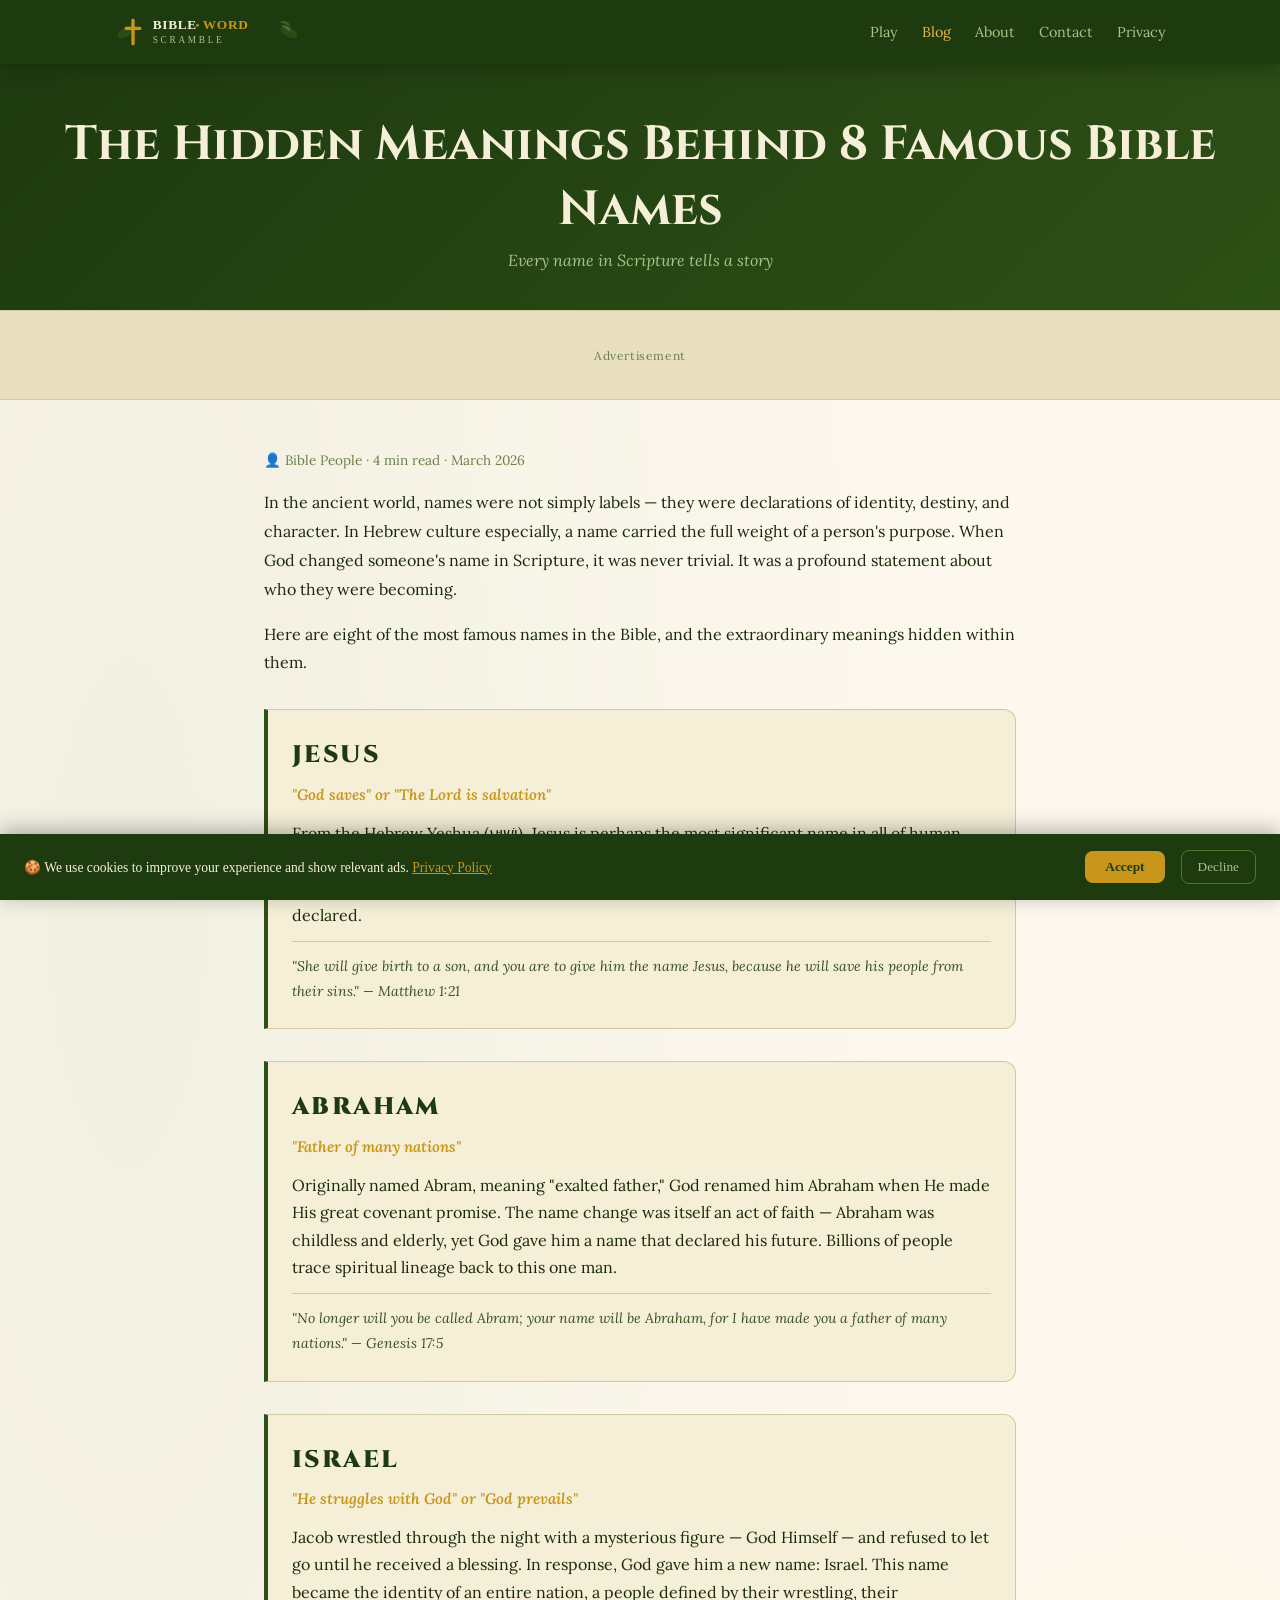
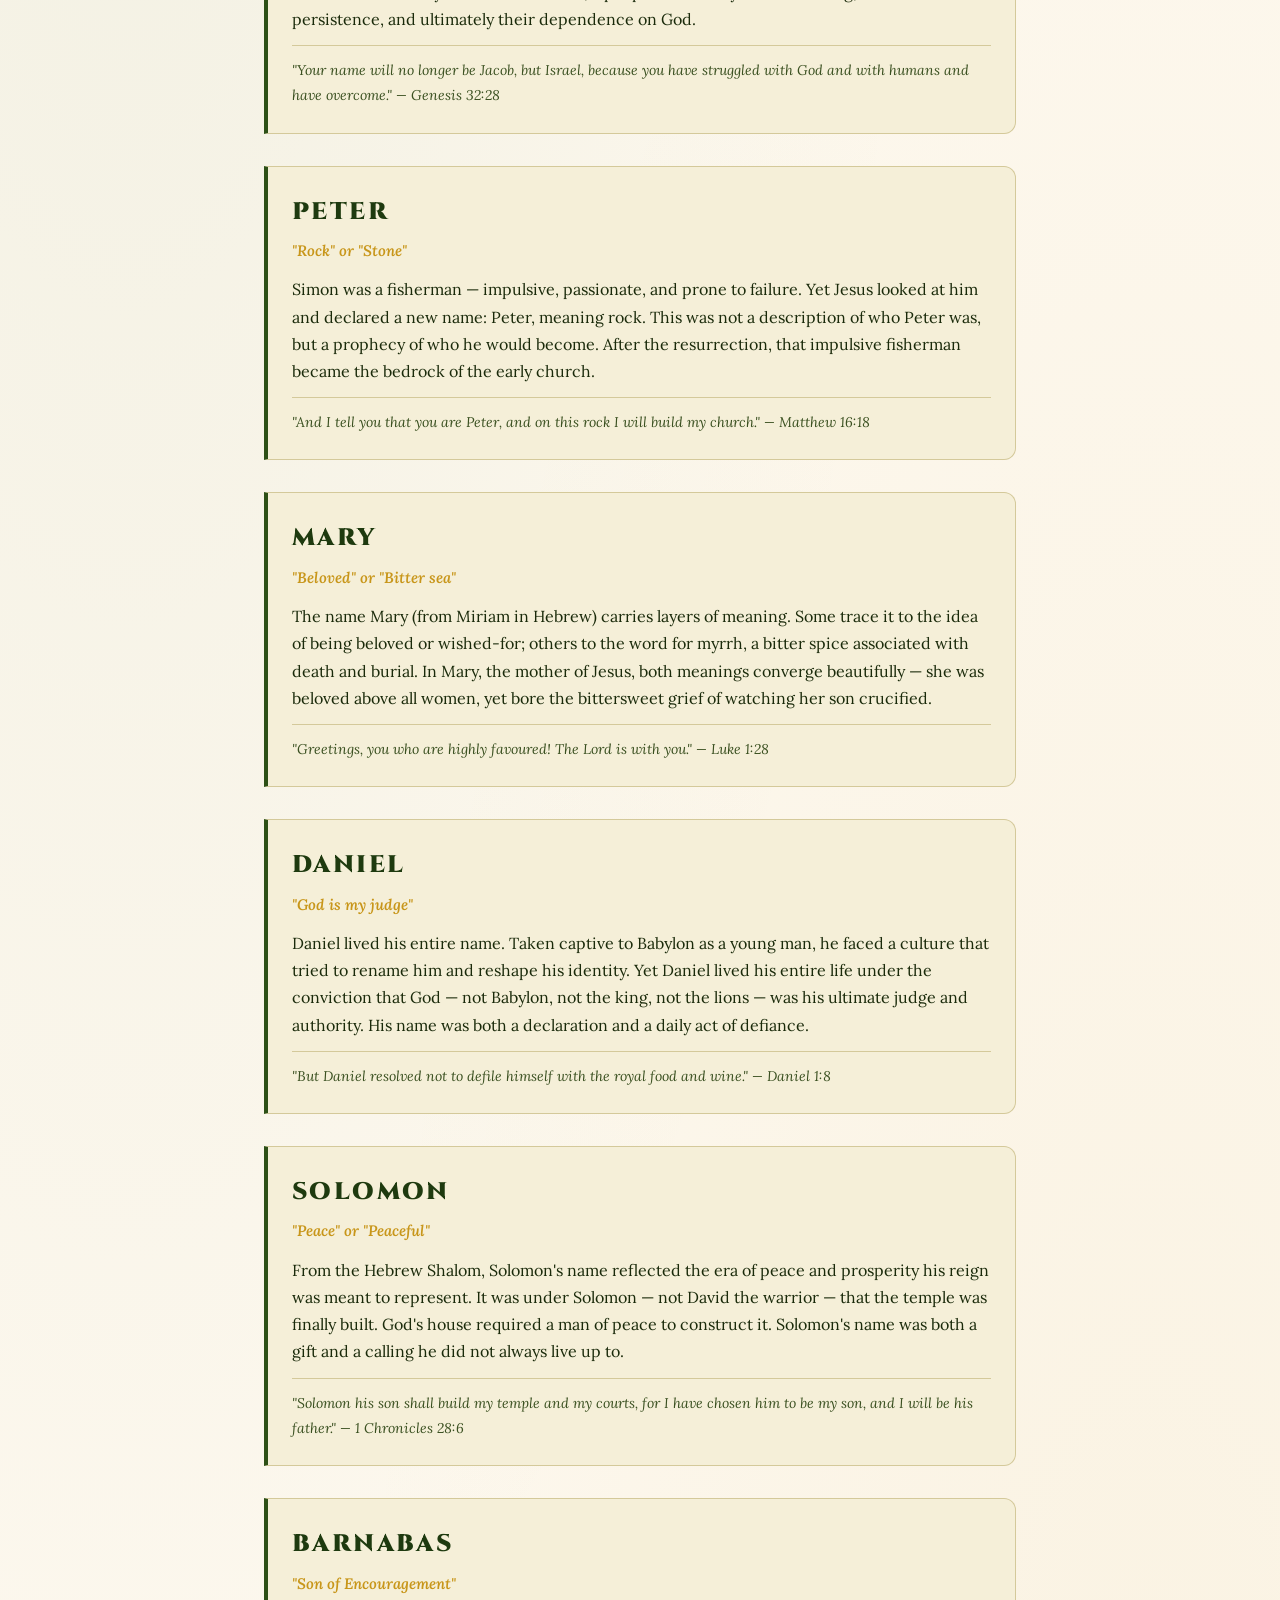
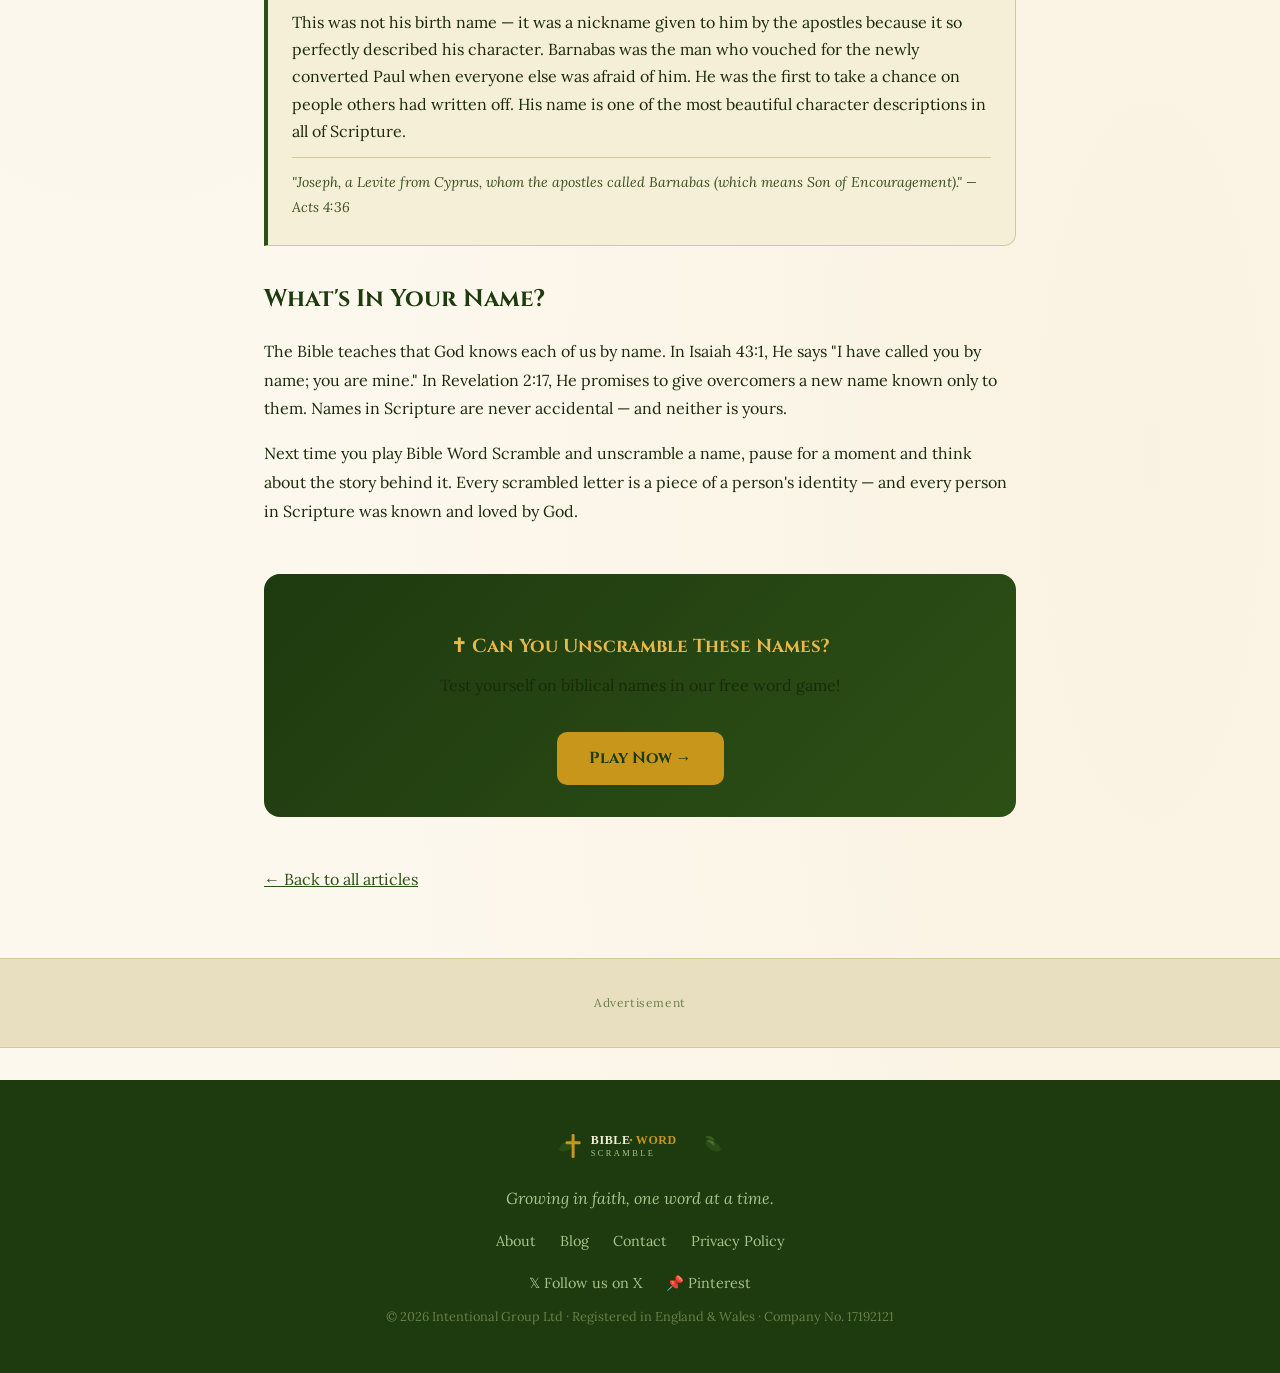
<file: blog-names.html>
<!DOCTYPE html>
<html lang="en">
<head>
  <meta charset="UTF-8" />
  <meta name="viewport" content="width=device-width, initial-scale=1.0" />
  <title>The Hidden Meanings Behind 8 Famous Bible Names – Bible Word Scramble</title>
  <meta name="description" content="Did you know Jesus means 'God saves'? Discover the rich, powerful meanings hidden inside the most famous names in Scripture.">
  <meta name="theme-color" content="#2d5016">
<meta name="p:domain_verify" content="074bd843893d62a2d05fc05a2a49771c"/>
<link rel="icon" type="image/svg+xml" href="icon.svg">
<link rel="apple-touch-icon" href="icon.svg">
  <link href="https://fonts.googleapis.com/css2?family=Cinzel:wght@400;700;900&family=Lora:ital,wght@0,400;0,600;1,400&display=swap" rel="stylesheet">
  <link rel="stylesheet" href="style.css">
  <style>
    .name-card {
      background: var(--parchment);
      border: 1px solid var(--parchment-mid);
      border-left: 4px solid var(--forest-mid);
      border-radius: 0 12px 12px 0;
      padding: 1.5rem; margin: 2rem 0;
    }
    .name-card .nc-name {
      font-family: 'Cinzel', serif; font-size: 1.5rem;
      font-weight: 900; color: var(--forest);
      letter-spacing: 0.1em; margin-bottom: 0.2rem;
    }
    .name-card .nc-meaning {
      font-size: 0.95rem; color: var(--gold);
      font-style: italic; margin-bottom: 0.75rem;
      font-weight: 600;
    }
    .name-card p { margin: 0; line-height: 1.7; }
    .name-card .nc-verse {
      margin-top: 0.75rem; padding-top: 0.75rem;
      border-top: 1px solid var(--parchment-mid);
      font-style: italic; font-size: 0.88rem; color: var(--text-mid);
    }
    .cta-box {
      background: linear-gradient(135deg, var(--forest) 0%, var(--forest-mid) 100%);
      border-radius: 16px; padding: 2rem; text-align: center;
      margin: 3rem 0; color: var(--parchment);
    }
    .cta-box h3 { font-family: 'Cinzel', serif; color: var(--gold-light); margin-bottom: 0.5rem; }
    .cta-box a {
      display: inline-block; margin-top: 1rem;
      background: var(--gold); color: var(--forest);
      padding: 0.75rem 2rem; border-radius: 10px;
      text-decoration: none; font-family: 'Cinzel', serif; font-weight: 700;
    }
  </style>
<!-- Google tag (gtag.js) -->
<script async src="https://www.googletagmanager.com/gtag/js?id=G-8S5XMY5JXK"></script>
<script>
  window.dataLayer = window.dataLayer || [];
  function gtag(){dataLayer.push(arguments);}
  gtag('js', new Date());
  gtag('config', 'G-8S5XMY5JXK');
</script>
</head>
<body>
  <header class="site-header">
    <div class="header-inner">
      <a href="index.html" class="logo"><img src="logo.svg" alt="Bible Word Scramble" style="height:40px;"></a>
      <nav class="main-nav">
        <a href="index.html">Play</a>
        <a href="blog.html" class="active">Blog</a>
        <a href="about.html">About</a>
        <a href="contact.html">Contact</a>
        <a href="privacy.html">Privacy</a>
      </nav>
      <button class="hamburger" id="hamburger">☰</button>
    </div>
    <div class="mobile-nav" id="mobileNav">
      <a href="index.html">Play</a><a href="blog.html">Blog</a>
      <a href="about.html">About</a><a href="contact.html">Contact</a><a href="privacy.html">Privacy</a>
    </div>
  </header>

  <section class="page-hero">
    <h1>The Hidden Meanings Behind 8 Famous Bible Names</h1>
    <p>Every name in Scripture tells a story</p>
  </section>

  <div class="ad-slot ad-top"><p>Advertisement</p></div>

  <div class="page-content">
    <div style="font-size:0.85rem;color:var(--text-light);margin-bottom:1rem;">👤 Bible People · 4 min read · March 2026</div>

    <p>In the ancient world, names were not simply labels — they were declarations of identity, destiny, and character. In Hebrew culture especially, a name carried the full weight of a person's purpose. When God changed someone's name in Scripture, it was never trivial. It was a profound statement about who they were becoming.</p>
    <p>Here are eight of the most famous names in the Bible, and the extraordinary meanings hidden within them.</p>

    <div class="name-card">
      <div class="nc-name">JESUS</div>
      <div class="nc-meaning">"God saves" or "The Lord is salvation"</div>
      <p>From the Hebrew Yeshua (יֵשׁוּעַ), Jesus is perhaps the most significant name in all of human history. The angel told Joseph to give Him this name specifically because of its meaning — He would save His people from their sins. Every time His name is spoken, that mission is declared.</p>
      <div class="nc-verse">"She will give birth to a son, and you are to give him the name Jesus, because he will save his people from their sins." — Matthew 1:21</div>
    </div>

    <div class="name-card">
      <div class="nc-name">ABRAHAM</div>
      <div class="nc-meaning">"Father of many nations"</div>
      <p>Originally named Abram, meaning "exalted father," God renamed him Abraham when He made His great covenant promise. The name change was itself an act of faith — Abraham was childless and elderly, yet God gave him a name that declared his future. Billions of people trace spiritual lineage back to this one man.</p>
      <div class="nc-verse">"No longer will you be called Abram; your name will be Abraham, for I have made you a father of many nations." — Genesis 17:5</div>
    </div>

    <div class="name-card">
      <div class="nc-name">ISRAEL</div>
      <div class="nc-meaning">"He struggles with God" or "God prevails"</div>
      <p>Jacob wrestled through the night with a mysterious figure — God Himself — and refused to let go until he received a blessing. In response, God gave him a new name: Israel. This name became the identity of an entire nation, a people defined by their wrestling, their persistence, and ultimately their dependence on God.</p>
      <div class="nc-verse">"Your name will no longer be Jacob, but Israel, because you have struggled with God and with humans and have overcome." — Genesis 32:28</div>
    </div>

    <div class="name-card">
      <div class="nc-name">PETER</div>
      <div class="nc-meaning">"Rock" or "Stone"</div>
      <p>Simon was a fisherman — impulsive, passionate, and prone to failure. Yet Jesus looked at him and declared a new name: Peter, meaning rock. This was not a description of who Peter was, but a prophecy of who he would become. After the resurrection, that impulsive fisherman became the bedrock of the early church.</p>
      <div class="nc-verse">"And I tell you that you are Peter, and on this rock I will build my church." — Matthew 16:18</div>
    </div>

    <div class="name-card">
      <div class="nc-name">MARY</div>
      <div class="nc-meaning">"Beloved" or "Bitter sea"</div>
      <p>The name Mary (from Miriam in Hebrew) carries layers of meaning. Some trace it to the idea of being beloved or wished-for; others to the word for myrrh, a bitter spice associated with death and burial. In Mary, the mother of Jesus, both meanings converge beautifully — she was beloved above all women, yet bore the bittersweet grief of watching her son crucified.</p>
      <div class="nc-verse">"Greetings, you who are highly favoured! The Lord is with you." — Luke 1:28</div>
    </div>

    <div class="name-card">
      <div class="nc-name">DANIEL</div>
      <div class="nc-meaning">"God is my judge"</div>
      <p>Daniel lived his entire name. Taken captive to Babylon as a young man, he faced a culture that tried to rename him and reshape his identity. Yet Daniel lived his entire life under the conviction that God — not Babylon, not the king, not the lions — was his ultimate judge and authority. His name was both a declaration and a daily act of defiance.</p>
      <div class="nc-verse">"But Daniel resolved not to defile himself with the royal food and wine." — Daniel 1:8</div>
    </div>

    <div class="name-card">
      <div class="nc-name">SOLOMON</div>
      <div class="nc-meaning">"Peace" or "Peaceful"</div>
      <p>From the Hebrew Shalom, Solomon's name reflected the era of peace and prosperity his reign was meant to represent. It was under Solomon — not David the warrior — that the temple was finally built. God's house required a man of peace to construct it. Solomon's name was both a gift and a calling he did not always live up to.</p>
      <div class="nc-verse">"Solomon his son shall build my temple and my courts, for I have chosen him to be my son, and I will be his father." — 1 Chronicles 28:6</div>
    </div>

    <div class="name-card">
      <div class="nc-name">BARNABAS</div>
      <div class="nc-meaning">"Son of Encouragement"</div>
      <p>This was not his birth name — it was a nickname given to him by the apostles because it so perfectly described his character. Barnabas was the man who vouched for the newly converted Paul when everyone else was afraid of him. He was the first to take a chance on people others had written off. His name is one of the most beautiful character descriptions in all of Scripture.</p>
      <div class="nc-verse">"Joseph, a Levite from Cyprus, whom the apostles called Barnabas (which means Son of Encouragement)." — Acts 4:36</div>
    </div>

    <h2>What's In Your Name?</h2>
    <p>The Bible teaches that God knows each of us by name. In Isaiah 43:1, He says "I have called you by name; you are mine." In Revelation 2:17, He promises to give overcomers a new name known only to them. Names in Scripture are never accidental — and neither is yours.</p>
    <p>Next time you play Bible Word Scramble and unscramble a name, pause for a moment and think about the story behind it. Every scrambled letter is a piece of a person's identity — and every person in Scripture was known and loved by God.</p>

    <div class="cta-box">
      <h3>✝ Can You Unscramble These Names?</h3>
      <p>Test yourself on biblical names in our free word game!</p>
      <a href="index.html">Play Now →</a>
    </div>

    <p><a href="blog.html">← Back to all articles</a></p>
  </div>

  <div class="ad-slot ad-bottom"><p>Advertisement</p></div>

  <footer class="site-footer">
    <div class="footer-inner">
      <div class="footer-logo"><img src="logo.svg" alt="Bible Word Scramble" style="height:36px; margin-bottom:0.5rem;"></div>
      <p class="footer-tagline">Growing in faith, one word at a time.</p>
      <div class="footer-links">
        <a href="about.html">About</a><a href="blog.html">Blog</a>
        <a href="contact.html">Contact</a><a href="privacy.html">Privacy Policy</a>
      </div>
      <div class="social-links">
  <a href="https://x.com/biblescramble" target="_blank" rel="noopener">𝕏 Follow us on X</a>
  <a href="https://pinterest.com/biblewordscramble" target="_blank" rel="noopener">📌 Pinterest</a>
</div>
<p class="footer-copy">© 2026 Intentional Group Ltd · Registered in England &amp; Wales · Company No. 17192121</p>
    </div>
  </footer>
  <script>
    document.getElementById('hamburger').addEventListener('click', () => {
      document.getElementById('mobileNav').classList.toggle('open');
    });
  </script>
<script src="cookies.js"></script>
</body>
</html>
</file>
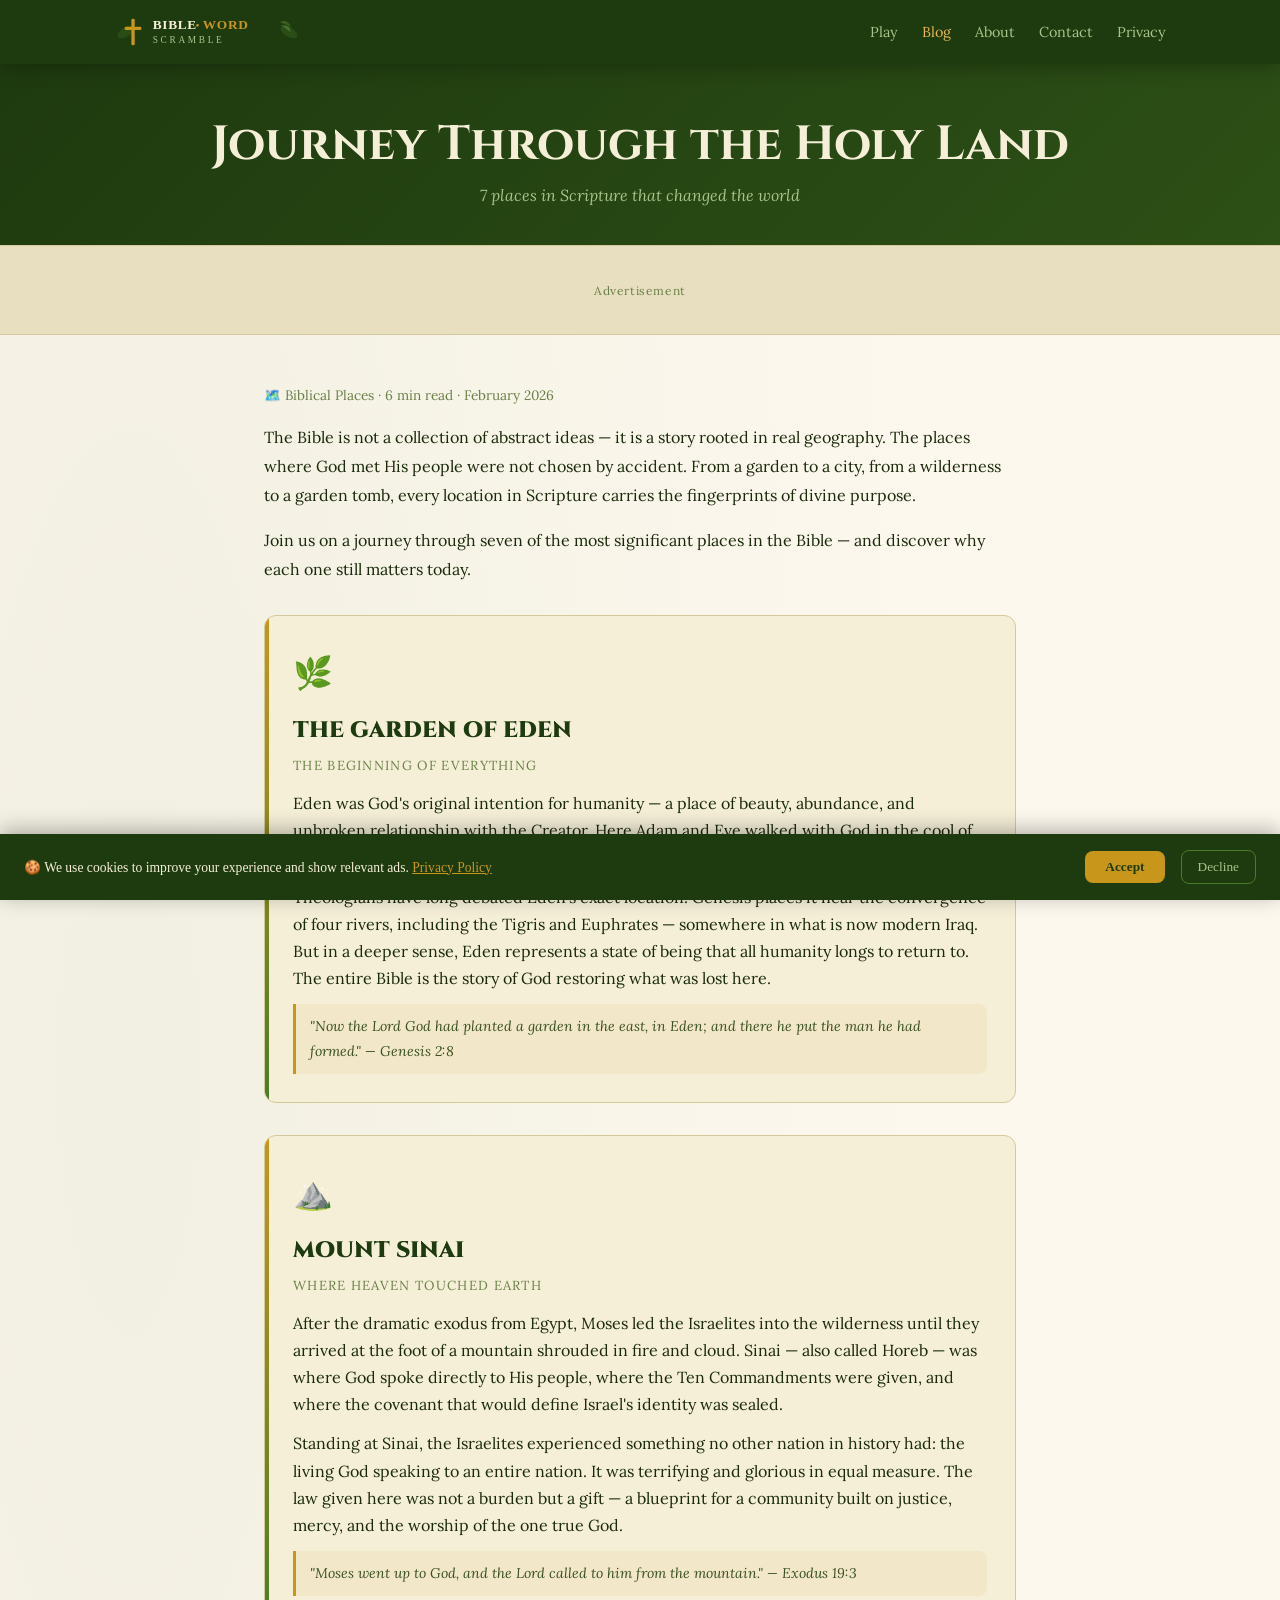
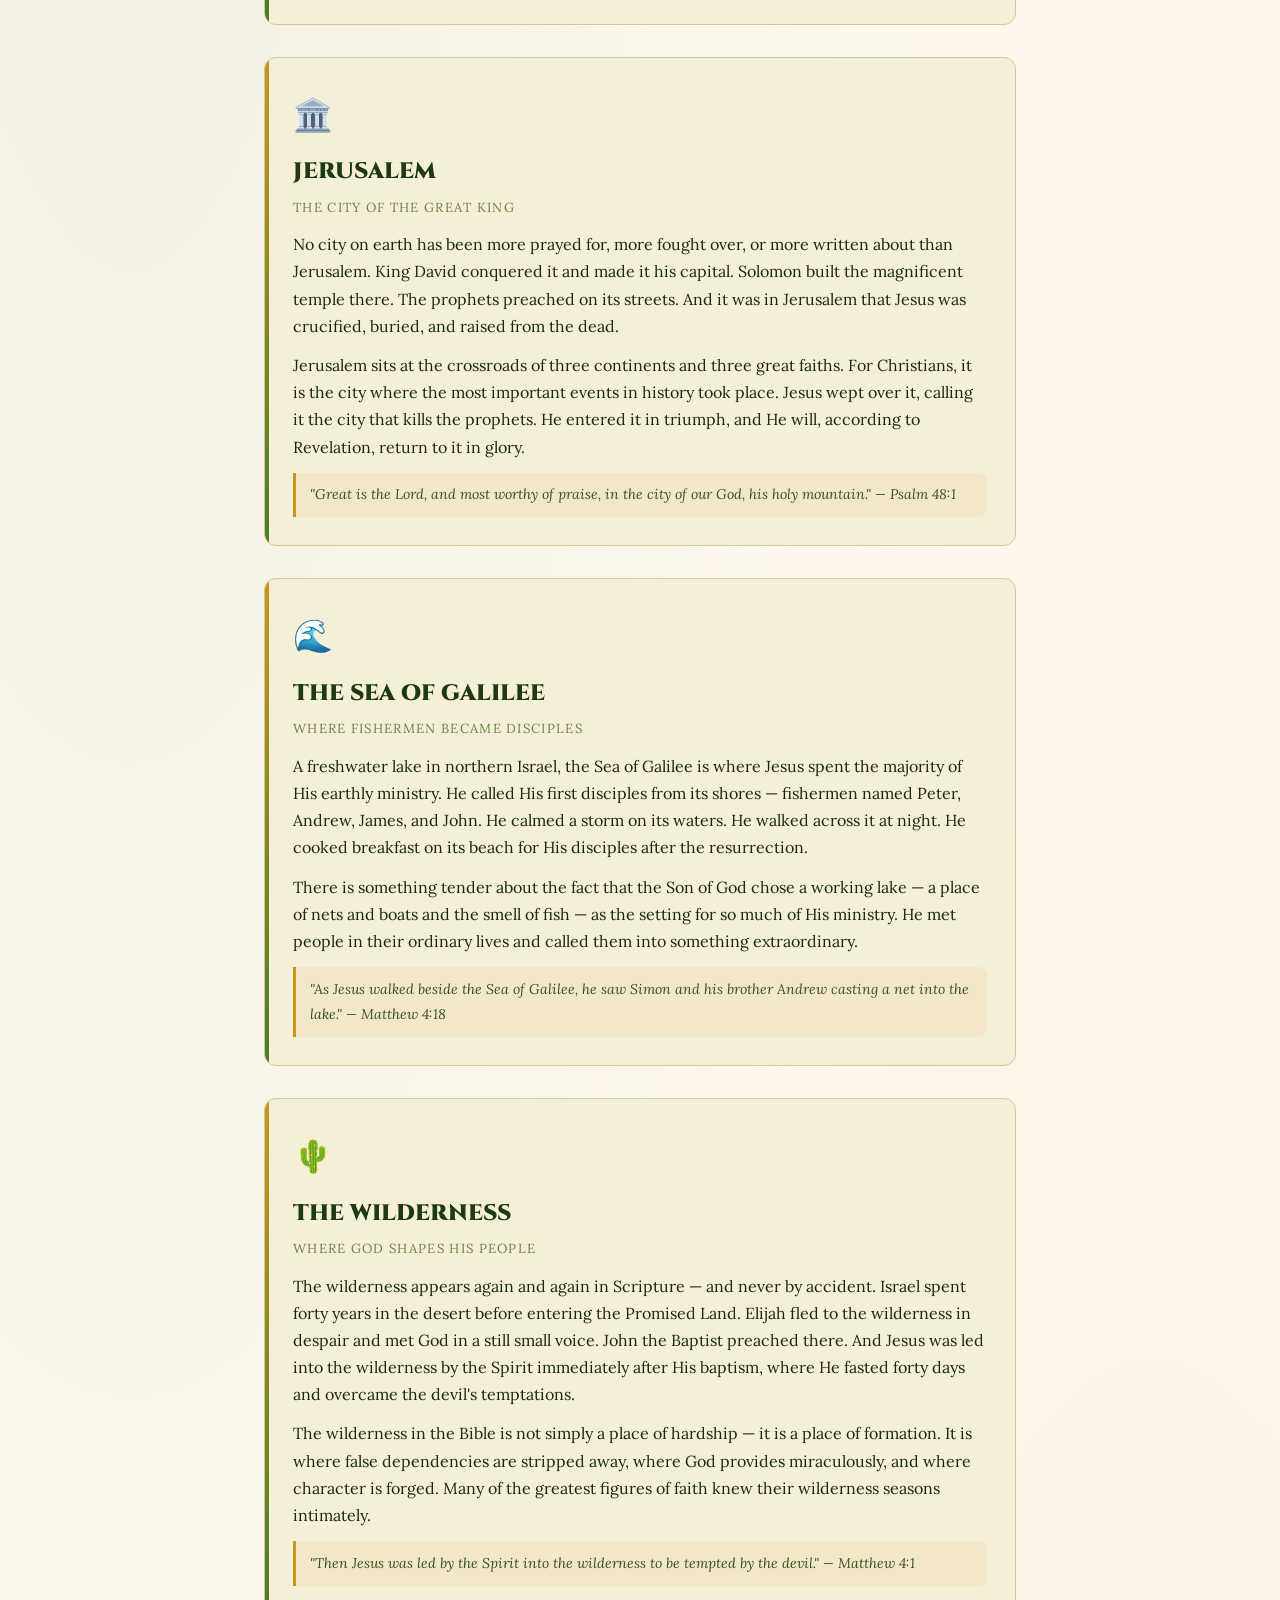
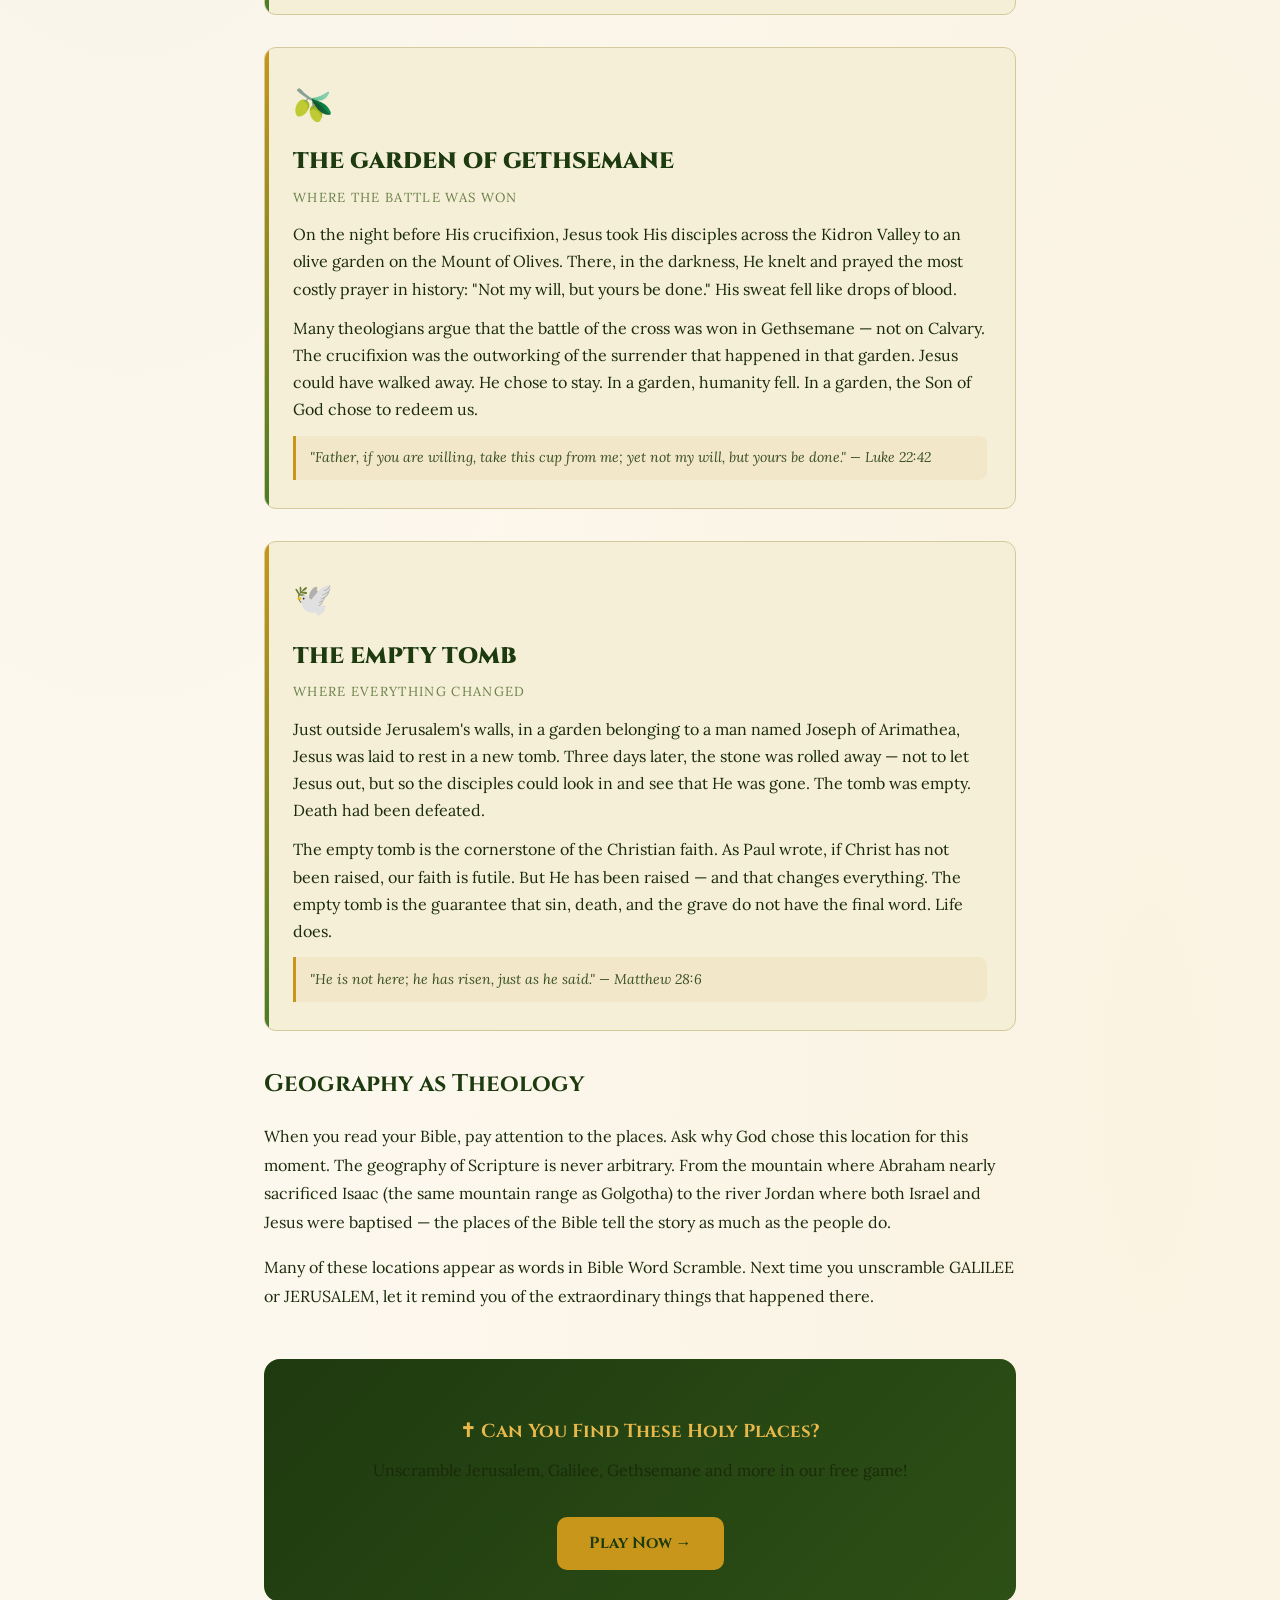
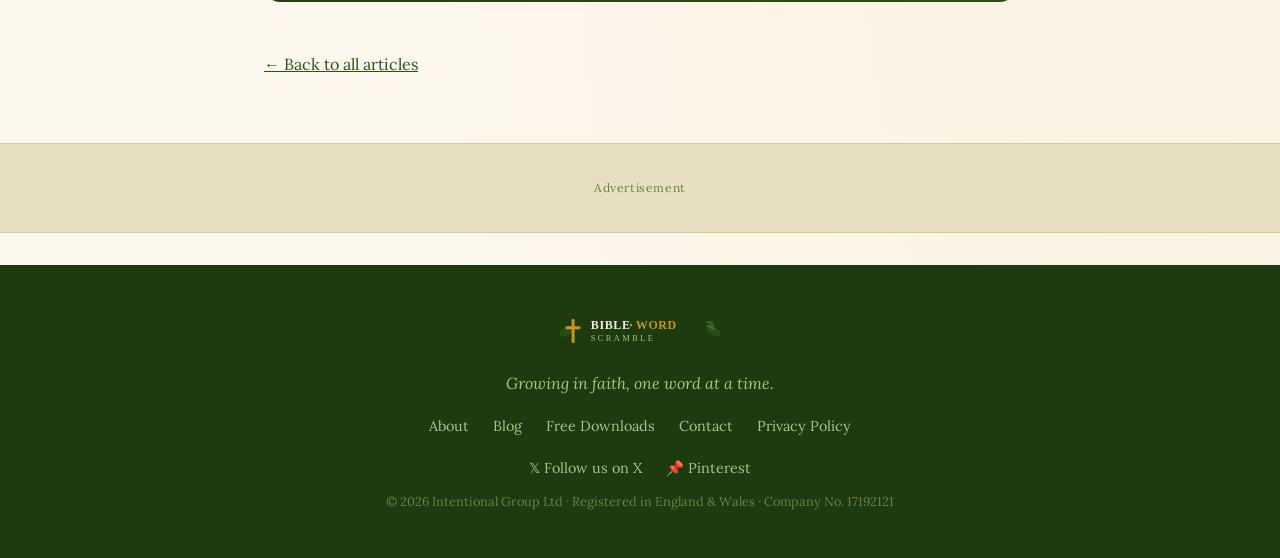
<file: blog-places.html>
<!DOCTYPE html>
<html lang="en">
<head>
  <meta charset="UTF-8" />
  <meta name="viewport" content="width=device-width, initial-scale=1.0" />
  <title>Journey Through the Holy Land: 7 Places in the Bible – Bible Word Scramble</title>
  <meta name="description" content="From the Garden of Eden to Jerusalem — explore 7 of the most significant locations in Scripture and what happened there.">
  <meta name="theme-color" content="#2d5016">
<meta name="p:domain_verify" content="074bd843893d62a2d05fc05a2a49771c"/>
<link rel="icon" type="image/svg+xml" href="icon.svg">
<link rel="apple-touch-icon" href="icon.svg">
  <link href="https://fonts.googleapis.com/css2?family=Cinzel:wght@400;700;900&family=Lora:ital,wght@0,400;0,600;1,400&display=swap" rel="stylesheet">
  <link rel="stylesheet" href="style.css">
  <style>
    .place-card {
      background: var(--parchment);
      border: 1px solid var(--parchment-mid);
      border-radius: 12px; padding: 1.75rem; margin: 2rem 0;
      position: relative; overflow: hidden;
    }
    .place-card::before {
      content: '';
      position: absolute; top: 0; left: 0;
      width: 4px; height: 100%;
      background: linear-gradient(to bottom, var(--gold), var(--forest-light));
    }
    .place-card .pc-icon { font-size: 2rem; margin-bottom: 0.5rem; }
    .place-card .pc-name {
      font-family: 'Cinzel', serif; font-size: 1.4rem;
      font-weight: 900; color: var(--forest); margin-bottom: 0.25rem;
    }
    .place-card .pc-sub {
      font-size: 0.82rem; color: var(--text-light);
      text-transform: uppercase; letter-spacing: 0.1em;
      margin-bottom: 0.75rem;
    }
    .place-card p { margin: 0 0 0.75rem; line-height: 1.7; }
    .place-card p:last-child { margin-bottom: 0; }
    .place-card .pc-verse {
      background: rgba(200,150,26,0.08);
      border-left: 3px solid var(--gold);
      padding: 0.6rem 0.9rem;
      border-radius: 0 8px 8px 0;
      font-style: italic; font-size: 0.88rem; color: var(--text-mid);
      margin-top: 0.75rem;
    }
    .cta-box {
      background: linear-gradient(135deg, var(--forest) 0%, var(--forest-mid) 100%);
      border-radius: 16px; padding: 2rem; text-align: center;
      margin: 3rem 0; color: var(--parchment);
    }
    .cta-box h3 { font-family: 'Cinzel', serif; color: var(--gold-light); margin-bottom: 0.5rem; }
    .cta-box a {
      display: inline-block; margin-top: 1rem;
      background: var(--gold); color: var(--forest);
      padding: 0.75rem 2rem; border-radius: 10px;
      text-decoration: none; font-family: 'Cinzel', serif; font-weight: 700;
    }
  </style>
<!-- Google tag (gtag.js) -->
<script async src="https://www.googletagmanager.com/gtag/js?id=G-8S5XMY5JXK"></script>
<script>
  window.dataLayer = window.dataLayer || [];
  function gtag(){dataLayer.push(arguments);}
  gtag('js', new Date());
  gtag('config', 'G-8S5XMY5JXK');
</script>
</head>
<body>
  <header class="site-header">
    <div class="header-inner">
      <a href="index.html" class="logo"><img src="logo.svg" alt="Bible Word Scramble" style="height:40px;"></a>
      <nav class="main-nav">
        <a href="index.html">Play</a>
        <a href="blog.html" class="active">Blog</a>
        <a href="about.html">About</a>
        <a href="contact.html">Contact</a>
        <a href="privacy.html">Privacy</a>
      </nav>
      <button class="hamburger" id="hamburger">☰</button>
    </div>
    <div class="mobile-nav" id="mobileNav">
      <a href="index.html">Play</a><a href="blog.html">Blog</a>
      <a href="about.html">About</a><a href="contact.html">Contact</a><a href="privacy.html">Privacy</a>
    </div>
  </header>

  <section class="page-hero">
    <h1>Journey Through the Holy Land</h1>
    <p>7 places in Scripture that changed the world</p>
  </section>

  <div class="ad-slot ad-top"><p>Advertisement</p></div>

  <div class="page-content">
    <div style="font-size:0.85rem;color:var(--text-light);margin-bottom:1rem;">🗺️ Biblical Places · 6 min read · February 2026</div>

    <p>The Bible is not a collection of abstract ideas — it is a story rooted in real geography. The places where God met His people were not chosen by accident. From a garden to a city, from a wilderness to a garden tomb, every location in Scripture carries the fingerprints of divine purpose.</p>
    <p>Join us on a journey through seven of the most significant places in the Bible — and discover why each one still matters today.</p>

    <div class="place-card">
      <div class="pc-icon">🌿</div>
      <div class="pc-name">THE GARDEN OF EDEN</div>
      <div class="pc-sub">The Beginning of Everything</div>
      <p>Eden was God's original intention for humanity — a place of beauty, abundance, and unbroken relationship with the Creator. Here Adam and Eve walked with God in the cool of the evening. Here, too, the first choice was made, and the long story of redemption began.</p>
      <p>Theologians have long debated Eden's exact location. Genesis places it near the convergence of four rivers, including the Tigris and Euphrates — somewhere in what is now modern Iraq. But in a deeper sense, Eden represents a state of being that all humanity longs to return to. The entire Bible is the story of God restoring what was lost here.</p>
      <div class="pc-verse">"Now the Lord God had planted a garden in the east, in Eden; and there he put the man he had formed." — Genesis 2:8</div>
    </div>

    <div class="place-card">
      <div class="pc-icon">⛰️</div>
      <div class="pc-name">MOUNT SINAI</div>
      <div class="pc-sub">Where Heaven Touched Earth</div>
      <p>After the dramatic exodus from Egypt, Moses led the Israelites into the wilderness until they arrived at the foot of a mountain shrouded in fire and cloud. Sinai — also called Horeb — was where God spoke directly to His people, where the Ten Commandments were given, and where the covenant that would define Israel's identity was sealed.</p>
      <p>Standing at Sinai, the Israelites experienced something no other nation in history had: the living God speaking to an entire nation. It was terrifying and glorious in equal measure. The law given here was not a burden but a gift — a blueprint for a community built on justice, mercy, and the worship of the one true God.</p>
      <div class="pc-verse">"Moses went up to God, and the Lord called to him from the mountain." — Exodus 19:3</div>
    </div>

    <div class="place-card">
      <div class="pc-icon">🏛️</div>
      <div class="pc-name">JERUSALEM</div>
      <div class="pc-sub">The City of the Great King</div>
      <p>No city on earth has been more prayed for, more fought over, or more written about than Jerusalem. King David conquered it and made it his capital. Solomon built the magnificent temple there. The prophets preached on its streets. And it was in Jerusalem that Jesus was crucified, buried, and raised from the dead.</p>
      <p>Jerusalem sits at the crossroads of three continents and three great faiths. For Christians, it is the city where the most important events in history took place. Jesus wept over it, calling it the city that kills the prophets. He entered it in triumph, and He will, according to Revelation, return to it in glory.</p>
      <div class="pc-verse">"Great is the Lord, and most worthy of praise, in the city of our God, his holy mountain." — Psalm 48:1</div>
    </div>

    <div class="place-card">
      <div class="pc-icon">🌊</div>
      <div class="pc-name">THE SEA OF GALILEE</div>
      <div class="pc-sub">Where Fishermen Became Disciples</div>
      <p>A freshwater lake in northern Israel, the Sea of Galilee is where Jesus spent the majority of His earthly ministry. He called His first disciples from its shores — fishermen named Peter, Andrew, James, and John. He calmed a storm on its waters. He walked across it at night. He cooked breakfast on its beach for His disciples after the resurrection.</p>
      <p>There is something tender about the fact that the Son of God chose a working lake — a place of nets and boats and the smell of fish — as the setting for so much of His ministry. He met people in their ordinary lives and called them into something extraordinary.</p>
      <div class="pc-verse">"As Jesus walked beside the Sea of Galilee, he saw Simon and his brother Andrew casting a net into the lake." — Matthew 4:18</div>
    </div>

    <div class="place-card">
      <div class="pc-icon">🌵</div>
      <div class="pc-name">THE WILDERNESS</div>
      <div class="pc-sub">Where God Shapes His People</div>
      <p>The wilderness appears again and again in Scripture — and never by accident. Israel spent forty years in the desert before entering the Promised Land. Elijah fled to the wilderness in despair and met God in a still small voice. John the Baptist preached there. And Jesus was led into the wilderness by the Spirit immediately after His baptism, where He fasted forty days and overcame the devil's temptations.</p>
      <p>The wilderness in the Bible is not simply a place of hardship — it is a place of formation. It is where false dependencies are stripped away, where God provides miraculously, and where character is forged. Many of the greatest figures of faith knew their wilderness seasons intimately.</p>
      <div class="pc-verse">"Then Jesus was led by the Spirit into the wilderness to be tempted by the devil." — Matthew 4:1</div>
    </div>

    <div class="place-card">
      <div class="pc-icon">🫒</div>
      <div class="pc-name">THE GARDEN OF GETHSEMANE</div>
      <div class="pc-sub">Where the Battle Was Won</div>
      <p>On the night before His crucifixion, Jesus took His disciples across the Kidron Valley to an olive garden on the Mount of Olives. There, in the darkness, He knelt and prayed the most costly prayer in history: "Not my will, but yours be done." His sweat fell like drops of blood.</p>
      <p>Many theologians argue that the battle of the cross was won in Gethsemane — not on Calvary. The crucifixion was the outworking of the surrender that happened in that garden. Jesus could have walked away. He chose to stay. In a garden, humanity fell. In a garden, the Son of God chose to redeem us.</p>
      <div class="pc-verse">"Father, if you are willing, take this cup from me; yet not my will, but yours be done." — Luke 22:42</div>
    </div>

    <div class="place-card">
      <div class="pc-icon">🕊️</div>
      <div class="pc-name">THE EMPTY TOMB</div>
      <div class="pc-sub">Where Everything Changed</div>
      <p>Just outside Jerusalem's walls, in a garden belonging to a man named Joseph of Arimathea, Jesus was laid to rest in a new tomb. Three days later, the stone was rolled away — not to let Jesus out, but so the disciples could look in and see that He was gone. The tomb was empty. Death had been defeated.</p>
      <p>The empty tomb is the cornerstone of the Christian faith. As Paul wrote, if Christ has not been raised, our faith is futile. But He has been raised — and that changes everything. The empty tomb is the guarantee that sin, death, and the grave do not have the final word. Life does.</p>
      <div class="pc-verse">"He is not here; he has risen, just as he said." — Matthew 28:6</div>
    </div>

    <h2>Geography as Theology</h2>
    <p>When you read your Bible, pay attention to the places. Ask why God chose this location for this moment. The geography of Scripture is never arbitrary. From the mountain where Abraham nearly sacrificed Isaac (the same mountain range as Golgotha) to the river Jordan where both Israel and Jesus were baptised — the places of the Bible tell the story as much as the people do.</p>
    <p>Many of these locations appear as words in Bible Word Scramble. Next time you unscramble GALILEE or JERUSALEM, let it remind you of the extraordinary things that happened there.</p>

    <div class="cta-box">
      <h3>✝ Can You Find These Holy Places?</h3>
      <p>Unscramble Jerusalem, Galilee, Gethsemane and more in our free game!</p>
      <a href="index.html">Play Now →</a>
    </div>

    <p><a href="blog.html">← Back to all articles</a></p>
  </div>

  <div class="ad-slot ad-bottom"><p>Advertisement</p></div>

  <footer class="site-footer">
    <div class="footer-inner">
      <div class="footer-logo"><img src="logo.svg" alt="Bible Word Scramble" style="height:36px; margin-bottom:0.5rem;"></div>
      <p class="footer-tagline">Growing in faith, one word at a time.</p>
      <div class="footer-links">
        <a href="about.html">About</a><a href="blog.html">Blog</a>
        <a href="downloads.html">Free Downloads</a>
        <a href="contact.html">Contact</a><a href="privacy.html">Privacy Policy</a>
      </div>
      <div class="social-links">
  <a href="https://x.com/biblescramble" target="_blank" rel="noopener">𝕏 Follow us on X</a>
  <a href="https://pinterest.com/biblewordscramble" target="_blank" rel="noopener">📌 Pinterest</a>
</div>
<p class="footer-copy">© 2026 Intentional Group Ltd · Registered in England &amp; Wales · Company No. 17192121</p>
    </div>
  </footer>
  <script>
    document.getElementById('hamburger').addEventListener('click', () => {
      document.getElementById('mobileNav').classList.toggle('open');
    });
  </script>
<script src="cookies.js"></script>
</body>
</html>
</file>
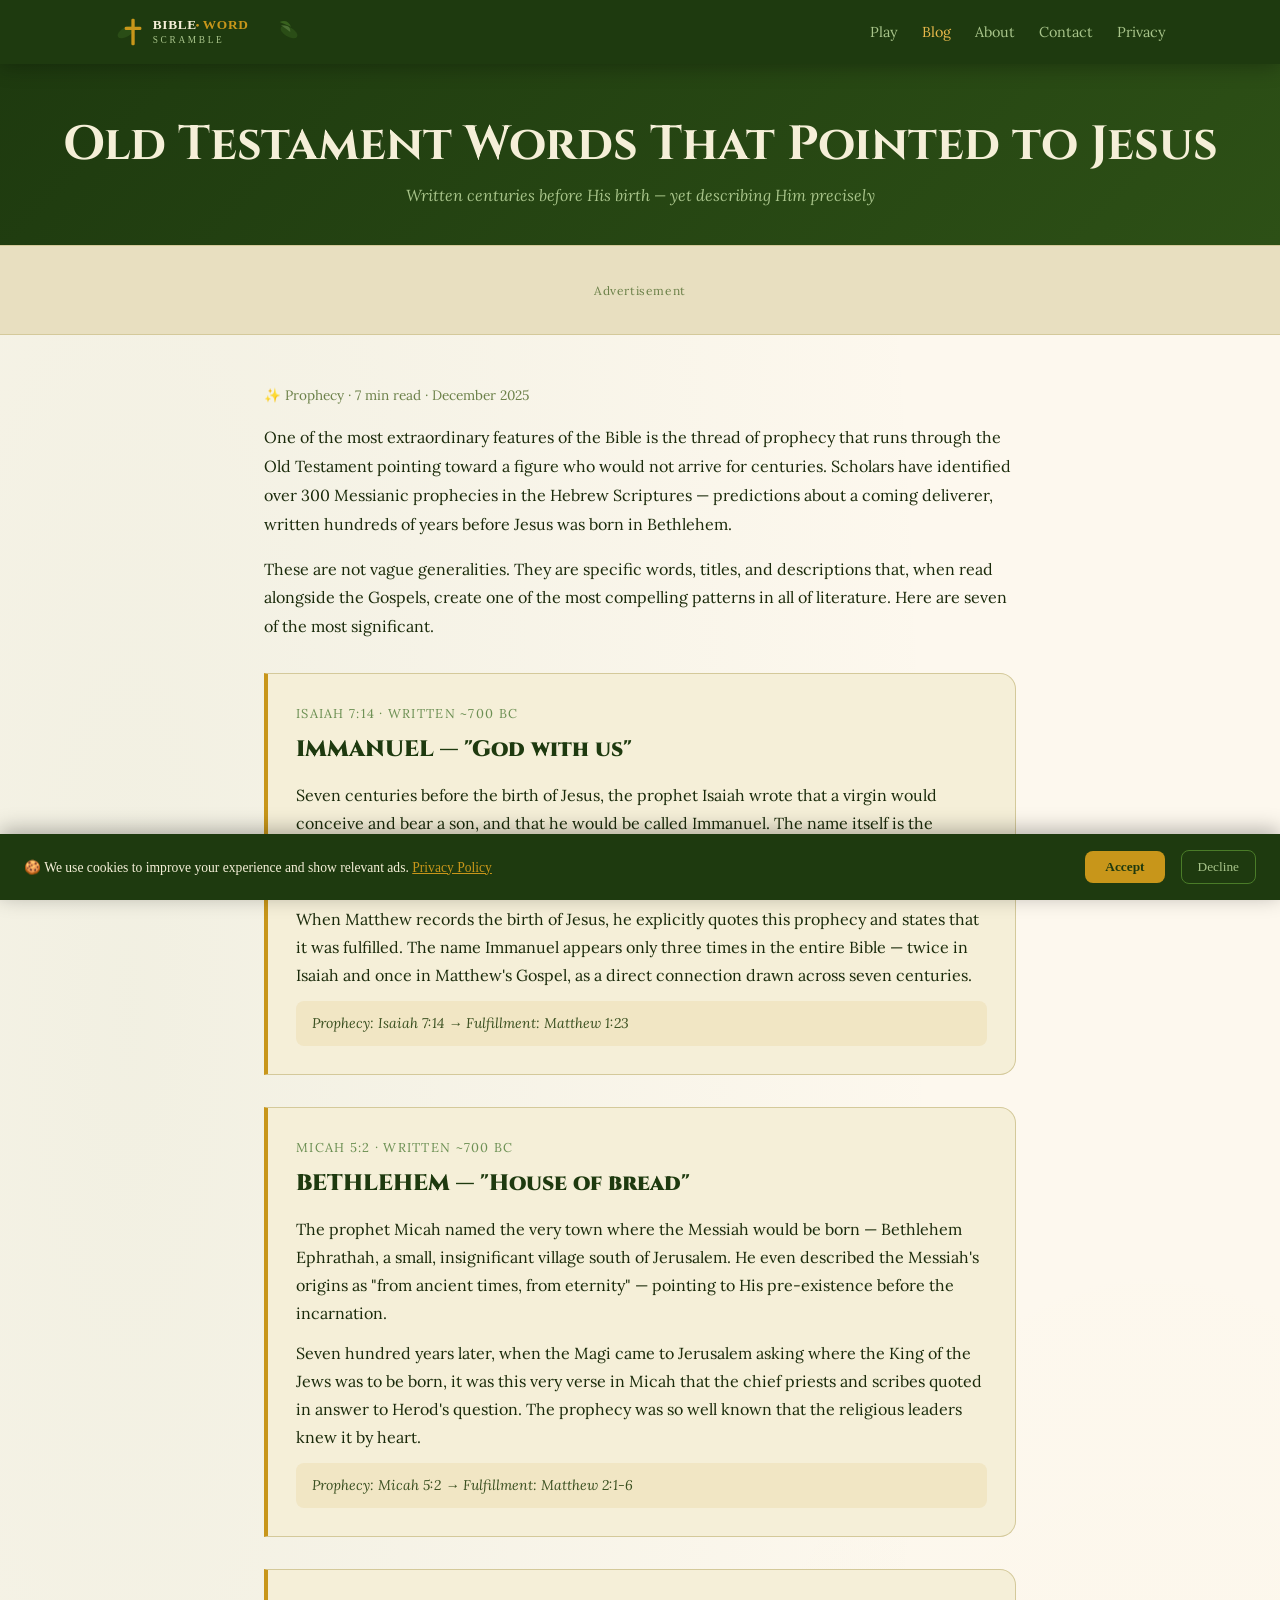
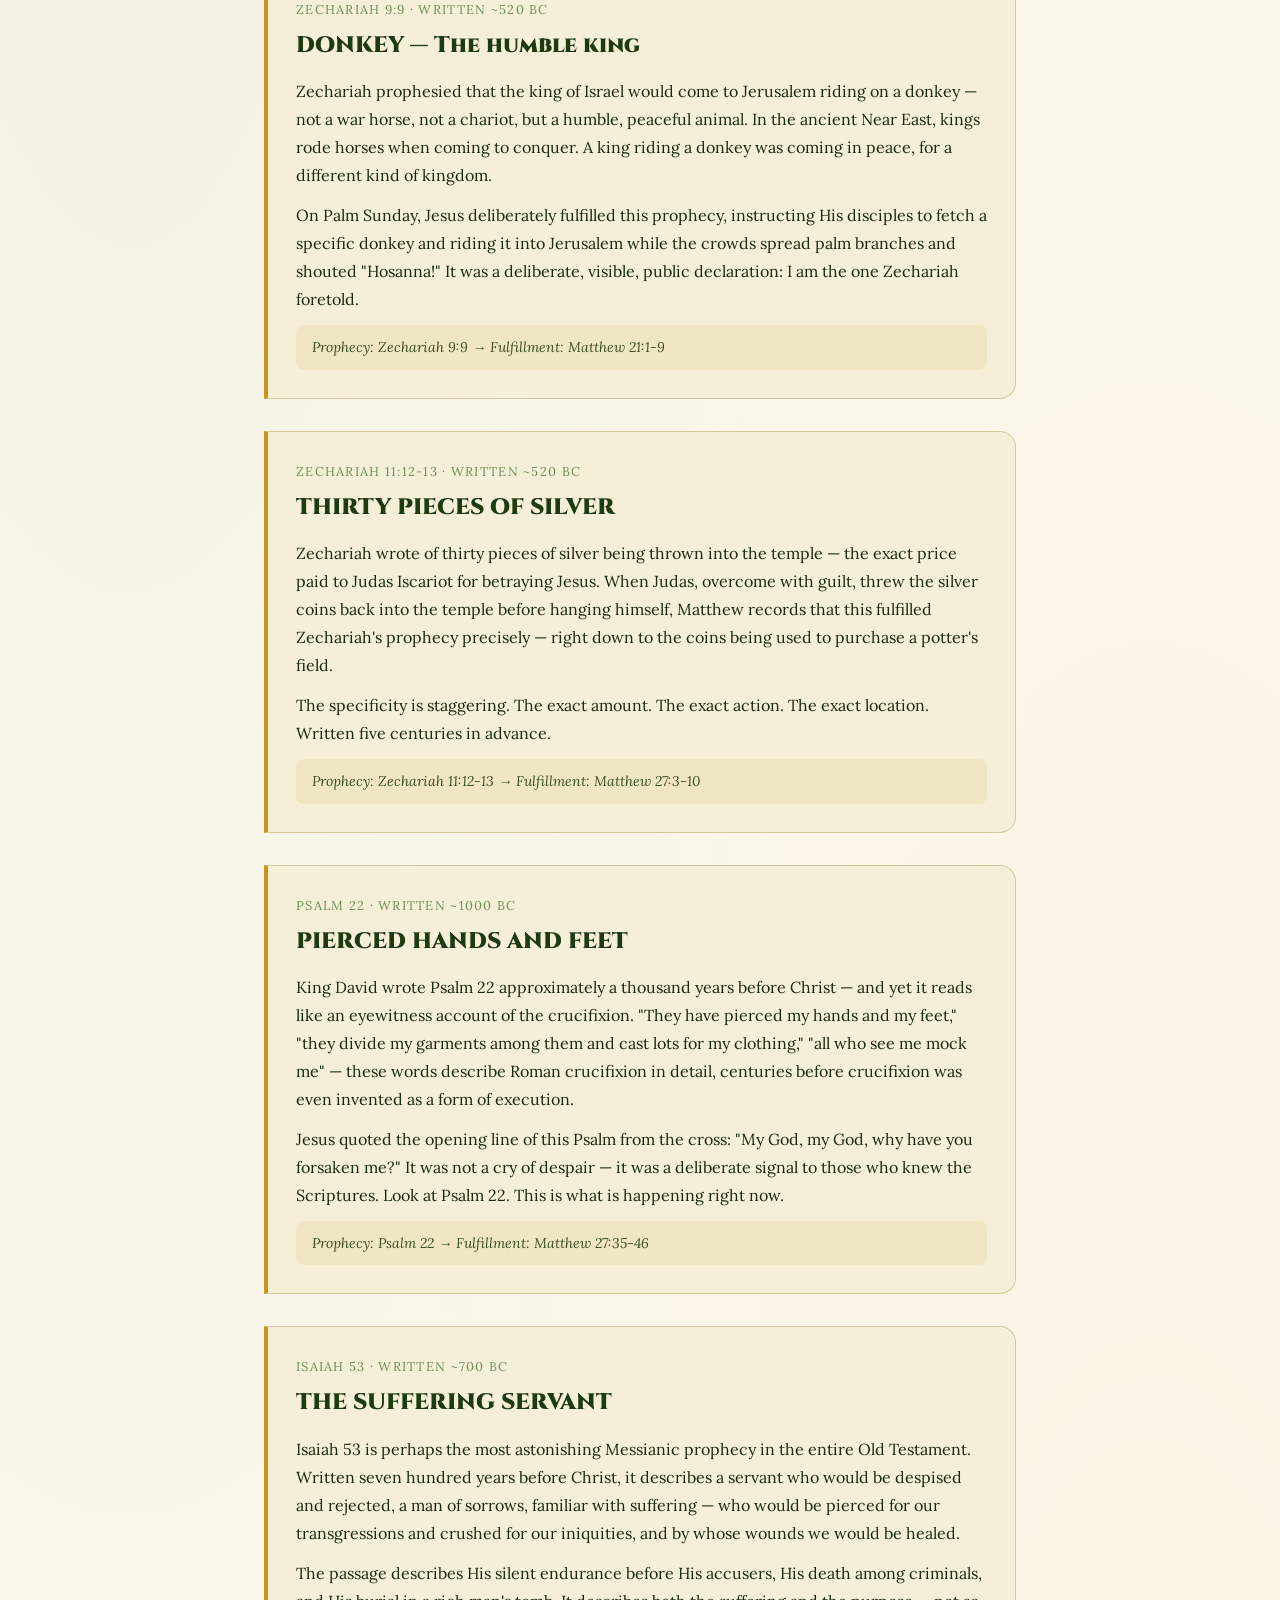
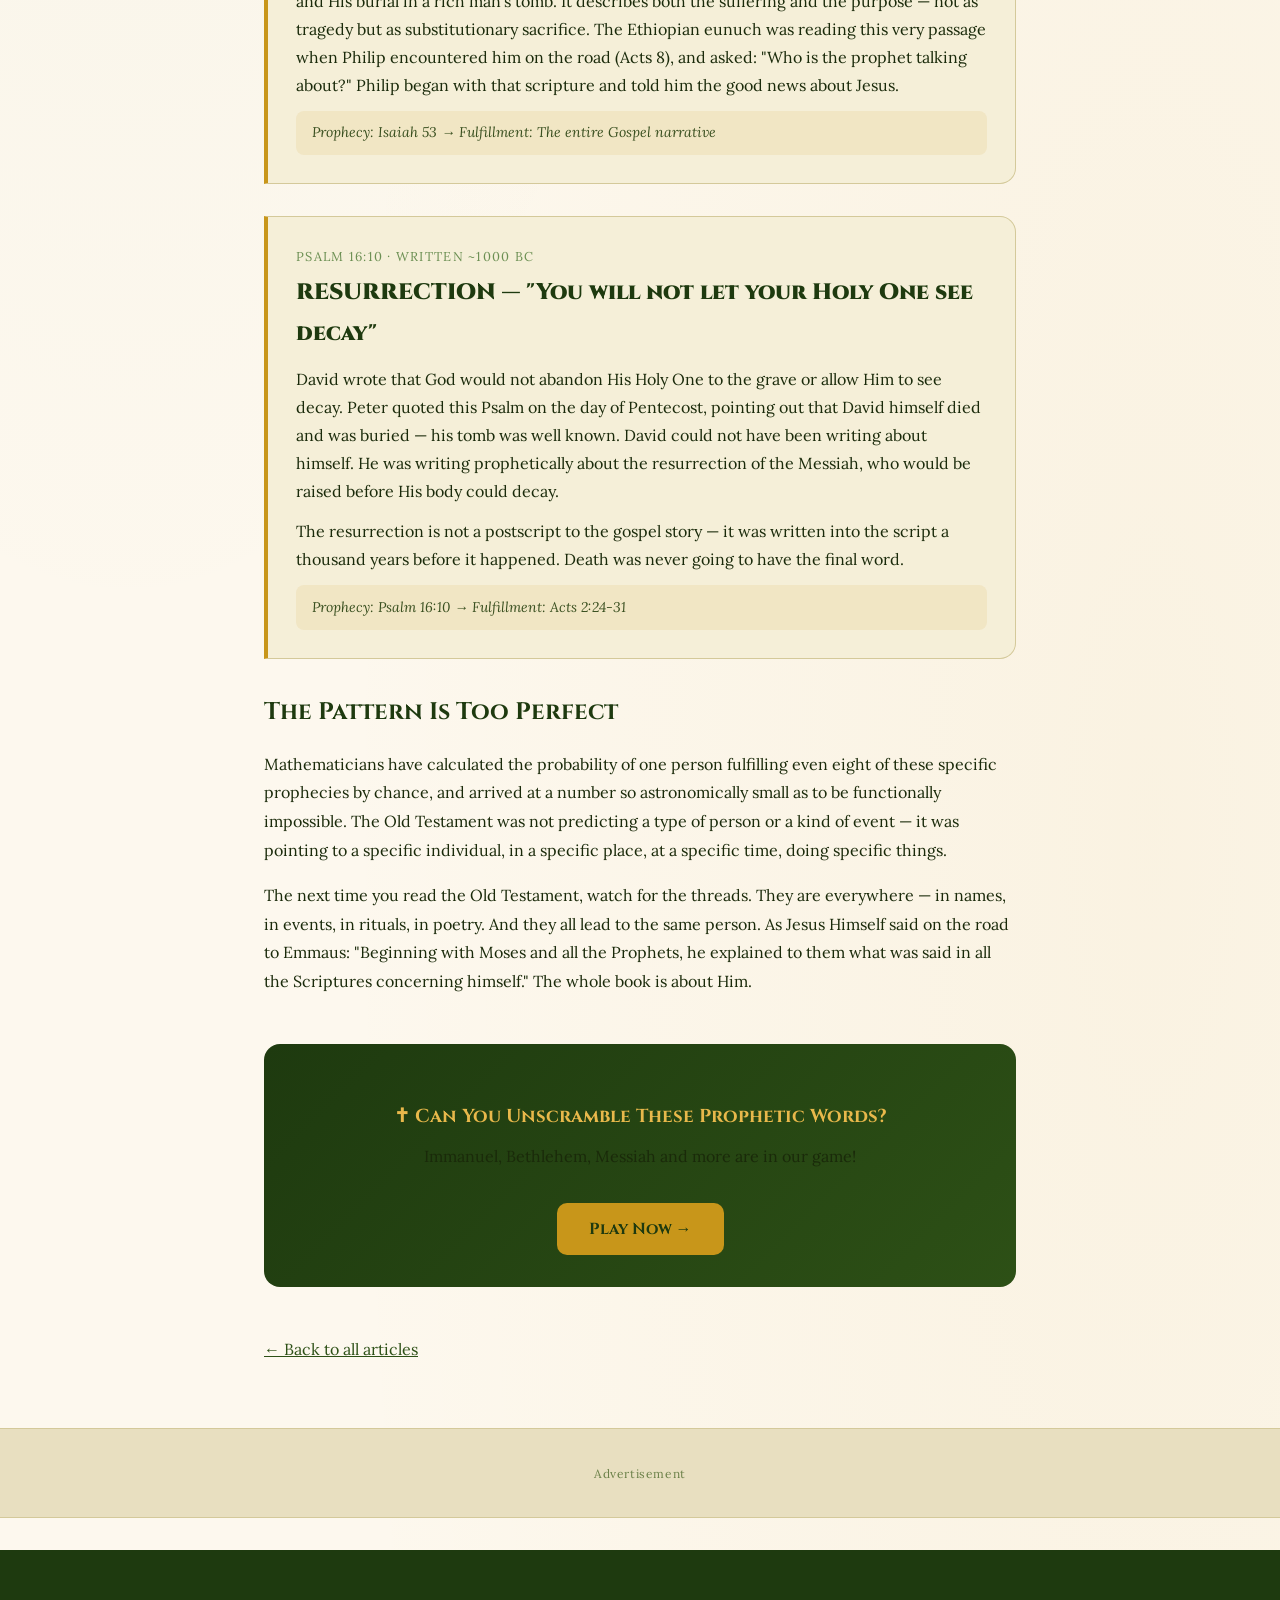
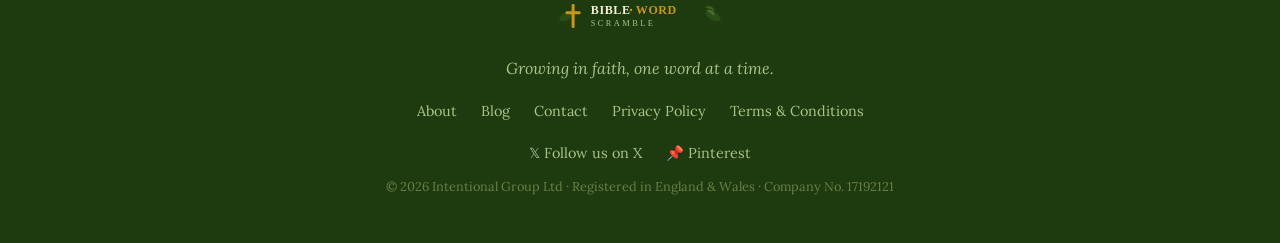
<file: blog-prophecy.html>
<!DOCTYPE html>
<html lang="en">
<head>
  <meta charset="UTF-8" /><meta name="viewport" content="width=device-width, initial-scale=1.0" />
  <title>Old Testament Words That Pointed to Jesus – Bible Word Scramble</title>
  <meta name="description" content="How Messianic prophecy uses specific words and names to foretell the coming of Christ, written centuries before His birth.">
  <meta name="theme-color" content="#2d5016">
<meta name="p:domain_verify" content="074bd843893d62a2d05fc05a2a49771c"/>
<link rel="icon" type="image/svg+xml" href="icon.svg">
<link rel="apple-touch-icon" href="icon.svg">
  <link href="https://fonts.googleapis.com/css2?family=Cinzel:wght@400;700;900&family=Lora:ital,wght@0,400;0,600;1,400&display=swap" rel="stylesheet">
  <link rel="stylesheet" href="style.css">
  <style>
    .prophecy-card { background:var(--parchment);border:1px solid var(--parchment-mid);border-left:4px solid var(--gold);border-radius:0 16px 16px 0;padding:1.75rem;margin:2rem 0; }
    .prophecy-card .pc-ot { font-size:0.8rem;text-transform:uppercase;letter-spacing:0.1em;color:var(--sage);margin-bottom:0.25rem; }
    .prophecy-card .pc-word { font-family:'Cinzel',serif;font-size:1.4rem;font-weight:900;color:var(--forest);margin-bottom:0.75rem; }
    .prophecy-card p { line-height:1.75;margin-bottom:0.75rem; }
    .prophecy-card .pc-link { background:rgba(200,150,26,0.1);border-radius:8px;padding:0.6rem 1rem;font-size:0.88rem;font-style:italic;color:var(--text-mid);margin-top:0.5rem; }
    .cta-box { background:linear-gradient(135deg,var(--forest) 0%,var(--forest-mid) 100%);border-radius:16px;padding:2rem;text-align:center;margin:3rem 0;color:var(--parchment); }
    .cta-box h3 { font-family:'Cinzel',serif;color:var(--gold-light);margin-bottom:0.5rem; }
    .cta-box a { display:inline-block;margin-top:1rem;background:var(--gold);color:var(--forest);padding:0.75rem 2rem;border-radius:10px;text-decoration:none;font-family:'Cinzel',serif;font-weight:700; }
  </style>
<!-- Google tag (gtag.js) -->
<script async src="https://www.googletagmanager.com/gtag/js?id=G-8S5XMY5JXK"></script>
<script>
  window.dataLayer = window.dataLayer || [];
  function gtag(){dataLayer.push(arguments);}
  gtag('js', new Date());
  gtag('config', 'G-8S5XMY5JXK');
</script>
</head>
<body>
  <header class="site-header">
    <div class="header-inner">
      <a href="index.html" class="logo"><img src="logo.svg" alt="Bible Word Scramble" style="height:40px;"></a>
      <nav class="main-nav"><a href="index.html">Play</a><a href="blog.html" class="active">Blog</a><a href="about.html">About</a><a href="contact.html">Contact</a><a href="privacy.html">Privacy</a></nav>
      <button class="hamburger" id="hamburger">☰</button>
    </div>
    <div class="mobile-nav" id="mobileNav"><a href="index.html">Play</a><a href="blog.html">Blog</a><a href="about.html">About</a><a href="contact.html">Contact</a><a href="privacy.html">Privacy</a></div>
  </header>

  <section class="page-hero">
    <h1>Old Testament Words That Pointed to Jesus</h1>
    <p>Written centuries before His birth — yet describing Him precisely</p>
  </section>
  <div class="ad-slot ad-top"><p>Advertisement</p></div>

  <div class="page-content">
    <div style="font-size:0.85rem;color:var(--text-light);margin-bottom:1rem;">✨ Prophecy · 7 min read · December 2025</div>

    <p>One of the most extraordinary features of the Bible is the thread of prophecy that runs through the Old Testament pointing toward a figure who would not arrive for centuries. Scholars have identified over 300 Messianic prophecies in the Hebrew Scriptures — predictions about a coming deliverer, written hundreds of years before Jesus was born in Bethlehem.</p>
    <p>These are not vague generalities. They are specific words, titles, and descriptions that, when read alongside the Gospels, create one of the most compelling patterns in all of literature. Here are seven of the most significant.</p>

    <div class="prophecy-card">
      <div class="pc-ot">Isaiah 7:14 · Written ~700 BC</div>
      <div class="pc-word">IMMANUEL — "God with us"</div>
      <p>Seven centuries before the birth of Jesus, the prophet Isaiah wrote that a virgin would conceive and bear a son, and that he would be called Immanuel. The name itself is the prophecy: God with us. Not a representative of God, not a messenger from God — but God Himself present with humanity in human form.</p>
      <p>When Matthew records the birth of Jesus, he explicitly quotes this prophecy and states that it was fulfilled. The name Immanuel appears only three times in the entire Bible — twice in Isaiah and once in Matthew's Gospel, as a direct connection drawn across seven centuries.</p>
      <div class="pc-link">Prophecy: Isaiah 7:14 → Fulfillment: Matthew 1:23</div>
    </div>

    <div class="prophecy-card">
      <div class="pc-ot">Micah 5:2 · Written ~700 BC</div>
      <div class="pc-word">BETHLEHEM — "House of bread"</div>
      <p>The prophet Micah named the very town where the Messiah would be born — Bethlehem Ephrathah, a small, insignificant village south of Jerusalem. He even described the Messiah's origins as "from ancient times, from eternity" — pointing to His pre-existence before the incarnation.</p>
      <p>Seven hundred years later, when the Magi came to Jerusalem asking where the King of the Jews was to be born, it was this very verse in Micah that the chief priests and scribes quoted in answer to Herod's question. The prophecy was so well known that the religious leaders knew it by heart.</p>
      <div class="pc-link">Prophecy: Micah 5:2 → Fulfillment: Matthew 2:1-6</div>
    </div>

    <div class="prophecy-card">
      <div class="pc-ot">Zechariah 9:9 · Written ~520 BC</div>
      <div class="pc-word">DONKEY — The humble king</div>
      <p>Zechariah prophesied that the king of Israel would come to Jerusalem riding on a donkey — not a war horse, not a chariot, but a humble, peaceful animal. In the ancient Near East, kings rode horses when coming to conquer. A king riding a donkey was coming in peace, for a different kind of kingdom.</p>
      <p>On Palm Sunday, Jesus deliberately fulfilled this prophecy, instructing His disciples to fetch a specific donkey and riding it into Jerusalem while the crowds spread palm branches and shouted "Hosanna!" It was a deliberate, visible, public declaration: I am the one Zechariah foretold.</p>
      <div class="pc-link">Prophecy: Zechariah 9:9 → Fulfillment: Matthew 21:1-9</div>
    </div>

    <div class="prophecy-card">
      <div class="pc-ot">Zechariah 11:12-13 · Written ~520 BC</div>
      <div class="pc-word">THIRTY PIECES OF SILVER</div>
      <p>Zechariah wrote of thirty pieces of silver being thrown into the temple — the exact price paid to Judas Iscariot for betraying Jesus. When Judas, overcome with guilt, threw the silver coins back into the temple before hanging himself, Matthew records that this fulfilled Zechariah's prophecy precisely — right down to the coins being used to purchase a potter's field.</p>
      <p>The specificity is staggering. The exact amount. The exact action. The exact location. Written five centuries in advance.</p>
      <div class="pc-link">Prophecy: Zechariah 11:12-13 → Fulfillment: Matthew 27:3-10</div>
    </div>

    <div class="prophecy-card">
      <div class="pc-ot">Psalm 22 · Written ~1000 BC</div>
      <div class="pc-word">PIERCED HANDS AND FEET</div>
      <p>King David wrote Psalm 22 approximately a thousand years before Christ — and yet it reads like an eyewitness account of the crucifixion. "They have pierced my hands and my feet," "they divide my garments among them and cast lots for my clothing," "all who see me mock me" — these words describe Roman crucifixion in detail, centuries before crucifixion was even invented as a form of execution.</p>
      <p>Jesus quoted the opening line of this Psalm from the cross: "My God, my God, why have you forsaken me?" It was not a cry of despair — it was a deliberate signal to those who knew the Scriptures. Look at Psalm 22. This is what is happening right now.</p>
      <div class="pc-link">Prophecy: Psalm 22 → Fulfillment: Matthew 27:35-46</div>
    </div>

    <div class="prophecy-card">
      <div class="pc-ot">Isaiah 53 · Written ~700 BC</div>
      <div class="pc-word">THE SUFFERING SERVANT</div>
      <p>Isaiah 53 is perhaps the most astonishing Messianic prophecy in the entire Old Testament. Written seven hundred years before Christ, it describes a servant who would be despised and rejected, a man of sorrows, familiar with suffering — who would be pierced for our transgressions and crushed for our iniquities, and by whose wounds we would be healed.</p>
      <p>The passage describes His silent endurance before His accusers, His death among criminals, and His burial in a rich man's tomb. It describes both the suffering and the purpose — not as tragedy but as substitutionary sacrifice. The Ethiopian eunuch was reading this very passage when Philip encountered him on the road (Acts 8), and asked: "Who is the prophet talking about?" Philip began with that scripture and told him the good news about Jesus.</p>
      <div class="pc-link">Prophecy: Isaiah 53 → Fulfillment: The entire Gospel narrative</div>
    </div>

    <div class="prophecy-card">
      <div class="pc-ot">Psalm 16:10 · Written ~1000 BC</div>
      <div class="pc-word">RESURRECTION — "You will not let your Holy One see decay"</div>
      <p>David wrote that God would not abandon His Holy One to the grave or allow Him to see decay. Peter quoted this Psalm on the day of Pentecost, pointing out that David himself died and was buried — his tomb was well known. David could not have been writing about himself. He was writing prophetically about the resurrection of the Messiah, who would be raised before His body could decay.</p>
      <p>The resurrection is not a postscript to the gospel story — it was written into the script a thousand years before it happened. Death was never going to have the final word.</p>
      <div class="pc-link">Prophecy: Psalm 16:10 → Fulfillment: Acts 2:24-31</div>
    </div>

    <h2>The Pattern Is Too Perfect</h2>
    <p>Mathematicians have calculated the probability of one person fulfilling even eight of these specific prophecies by chance, and arrived at a number so astronomically small as to be functionally impossible. The Old Testament was not predicting a type of person or a kind of event — it was pointing to a specific individual, in a specific place, at a specific time, doing specific things.</p>
    <p>The next time you read the Old Testament, watch for the threads. They are everywhere — in names, in events, in rituals, in poetry. And they all lead to the same person. As Jesus Himself said on the road to Emmaus: "Beginning with Moses and all the Prophets, he explained to them what was said in all the Scriptures concerning himself." The whole book is about Him.</p>

    <div class="cta-box">
      <h3>✝ Can You Unscramble These Prophetic Words?</h3>
      <p>Immanuel, Bethlehem, Messiah and more are in our game!</p>
      <a href="index.html">Play Now →</a>
    </div>
    <p><a href="blog.html">← Back to all articles</a></p>
  </div>

  <div class="ad-slot ad-bottom"><p>Advertisement</p></div>
  <footer class="site-footer">
    <div class="footer-inner">
      <div class="footer-logo"><img src="logo.svg" alt="Bible Word Scramble" style="height:36px;margin-bottom:0.5rem;"></div>
      <p class="footer-tagline">Growing in faith, one word at a time.</p>
      <div class="footer-links"><a href="about.html">About</a><a href="blog.html">Blog</a><a href="contact.html">Contact</a><a href="privacy.html">Privacy Policy</a><a href="terms.html">Terms &amp; Conditions</a></div>
      <div class="social-links">
  <a href="https://x.com/biblescramble" target="_blank" rel="noopener">𝕏 Follow us on X</a>
  <a href="https://pinterest.com/biblewordscramble" target="_blank" rel="noopener">📌 Pinterest</a>
</div>
<p class="footer-copy">© 2026 Intentional Group Ltd · Registered in England &amp; Wales · Company No. 17192121</p>
    </div>
  </footer>
  <script src="cookies.js"></script>
  <script>document.getElementById('hamburger').addEventListener('click',()=>{document.getElementById('mobileNav').classList.toggle('open');});</script>
</body>
</html>
</file>
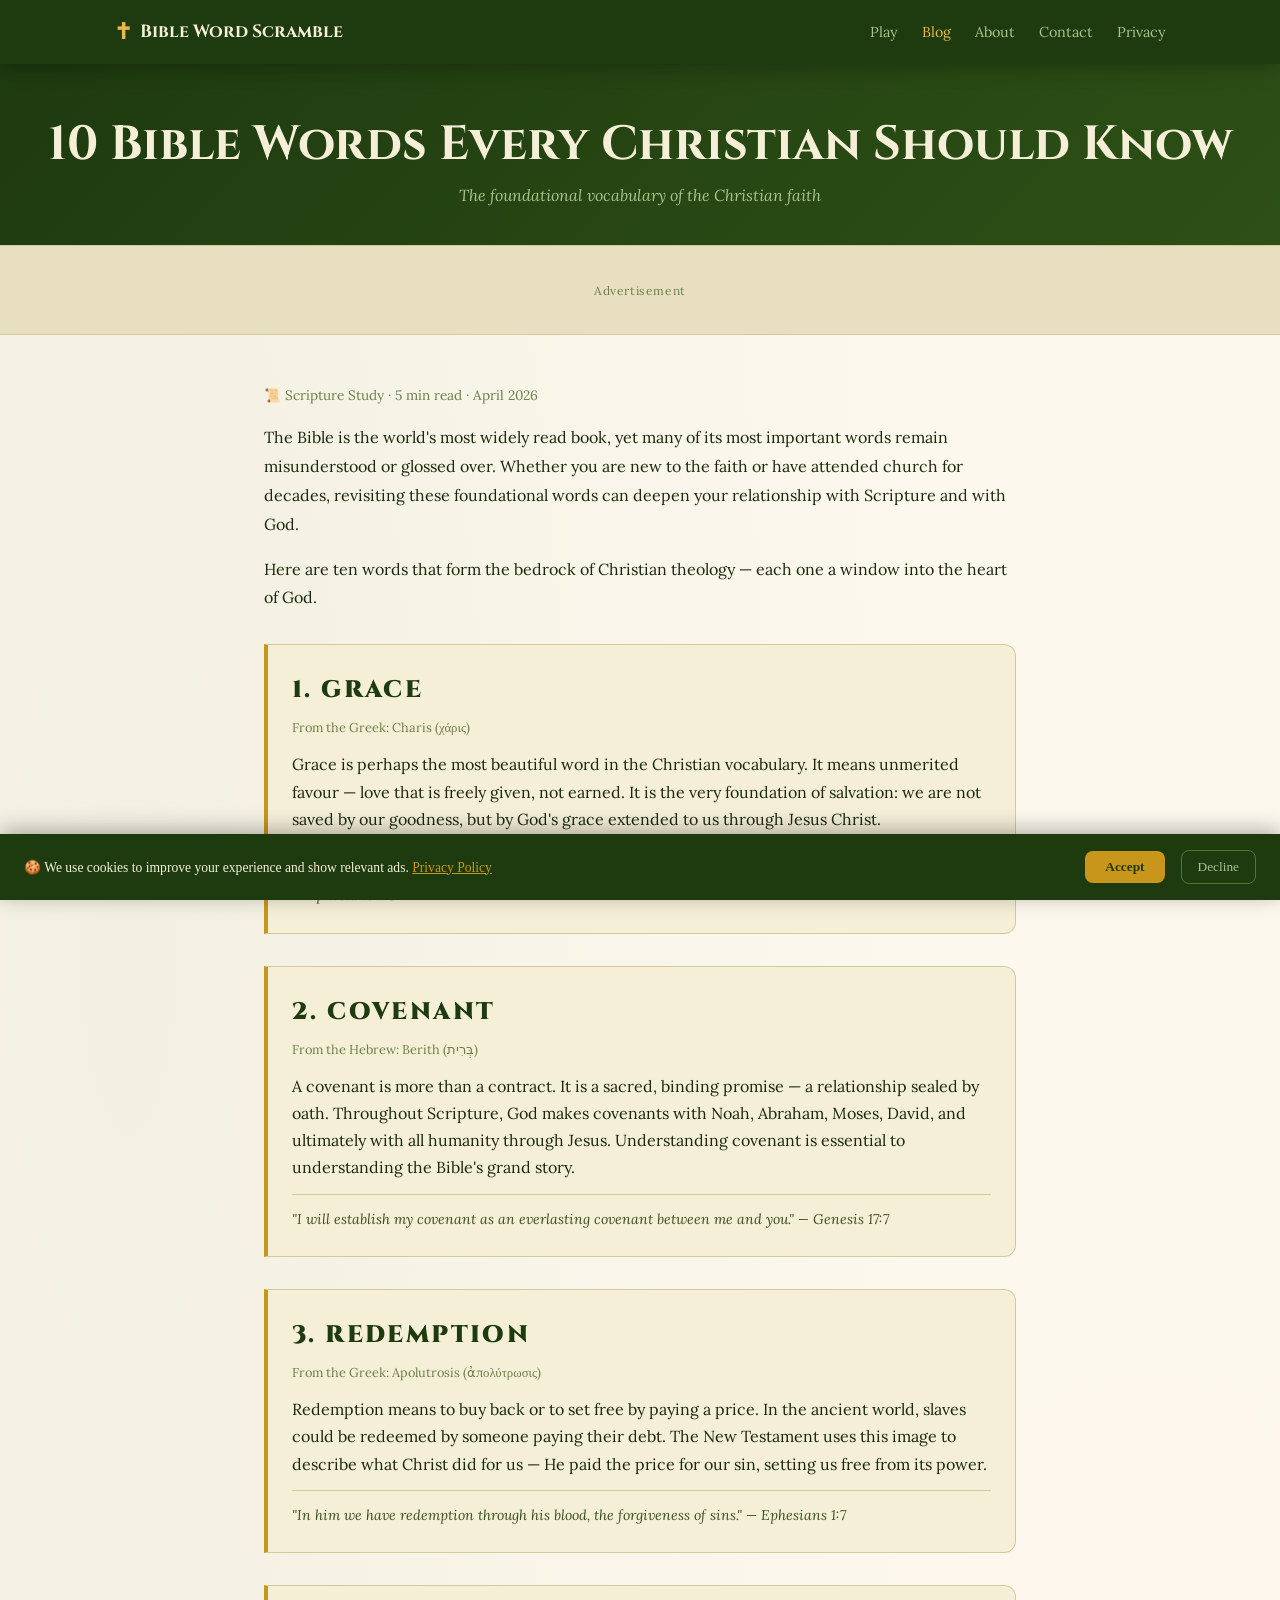
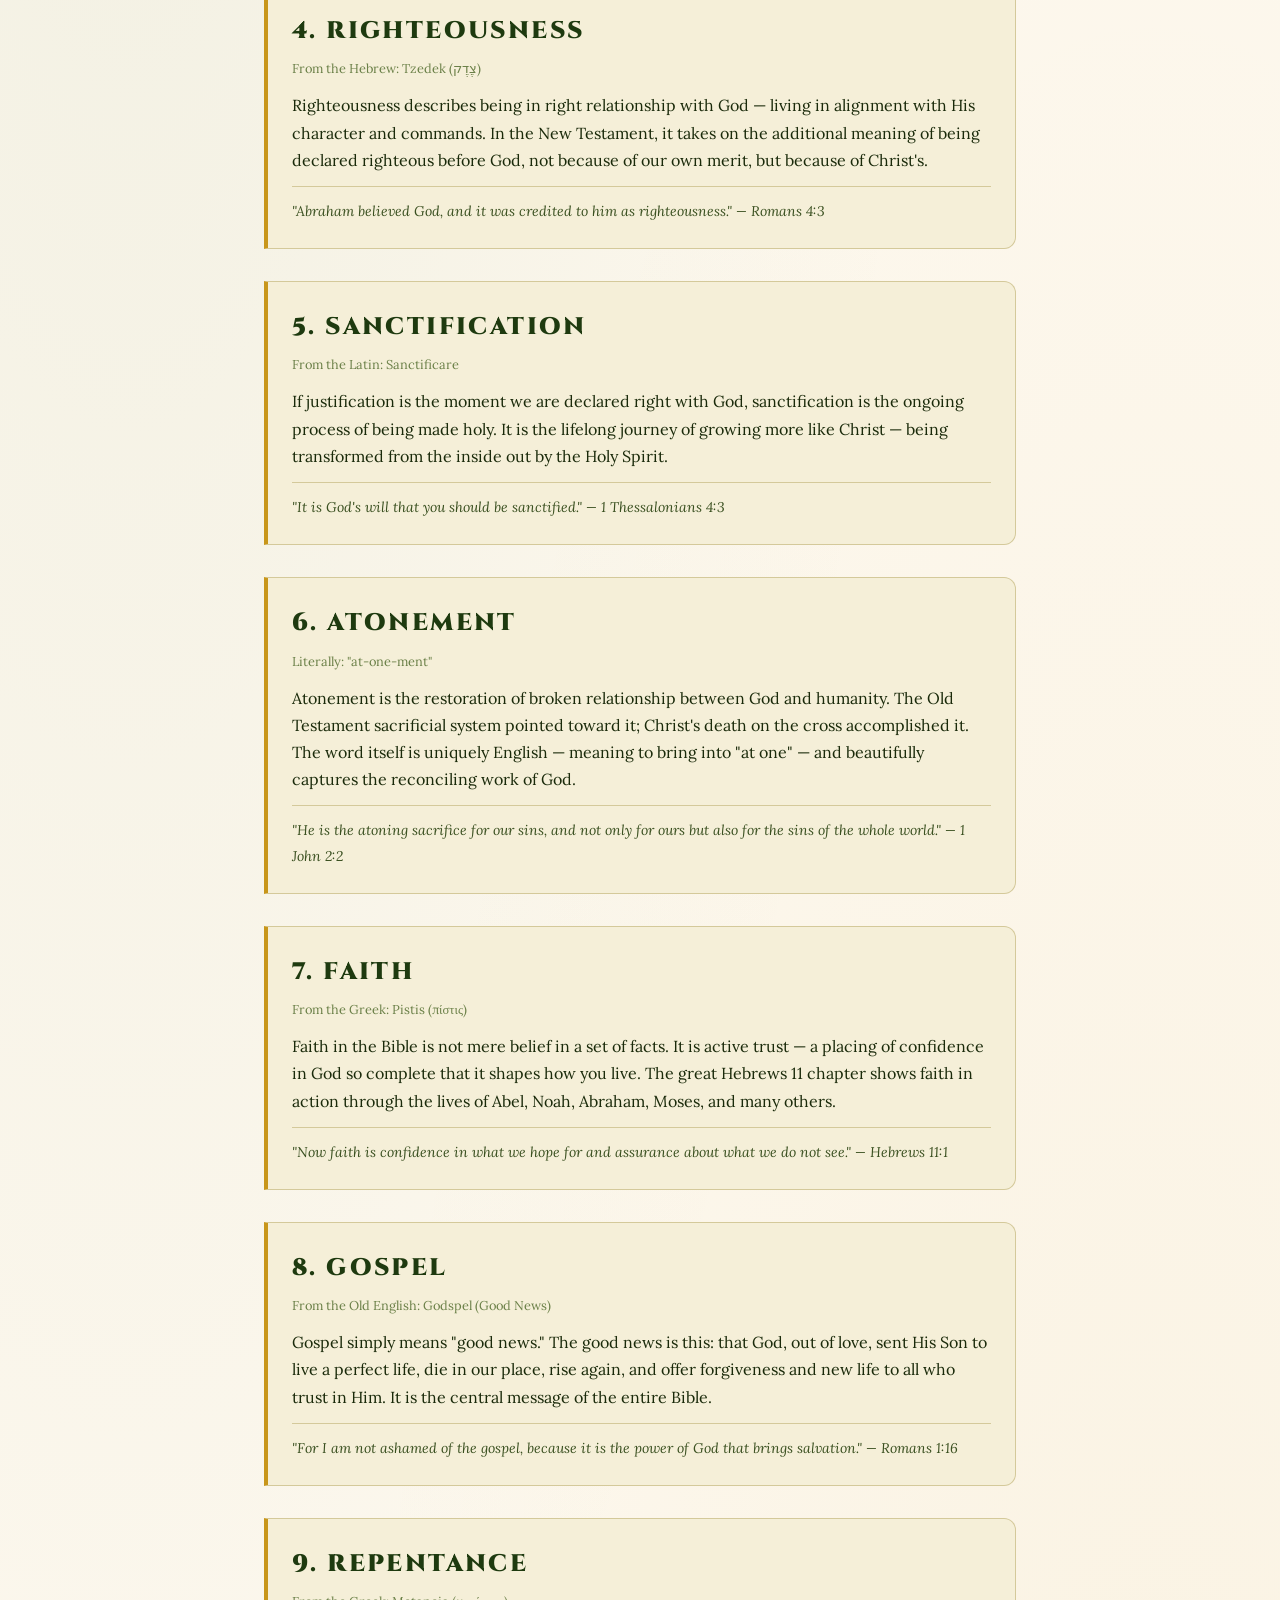
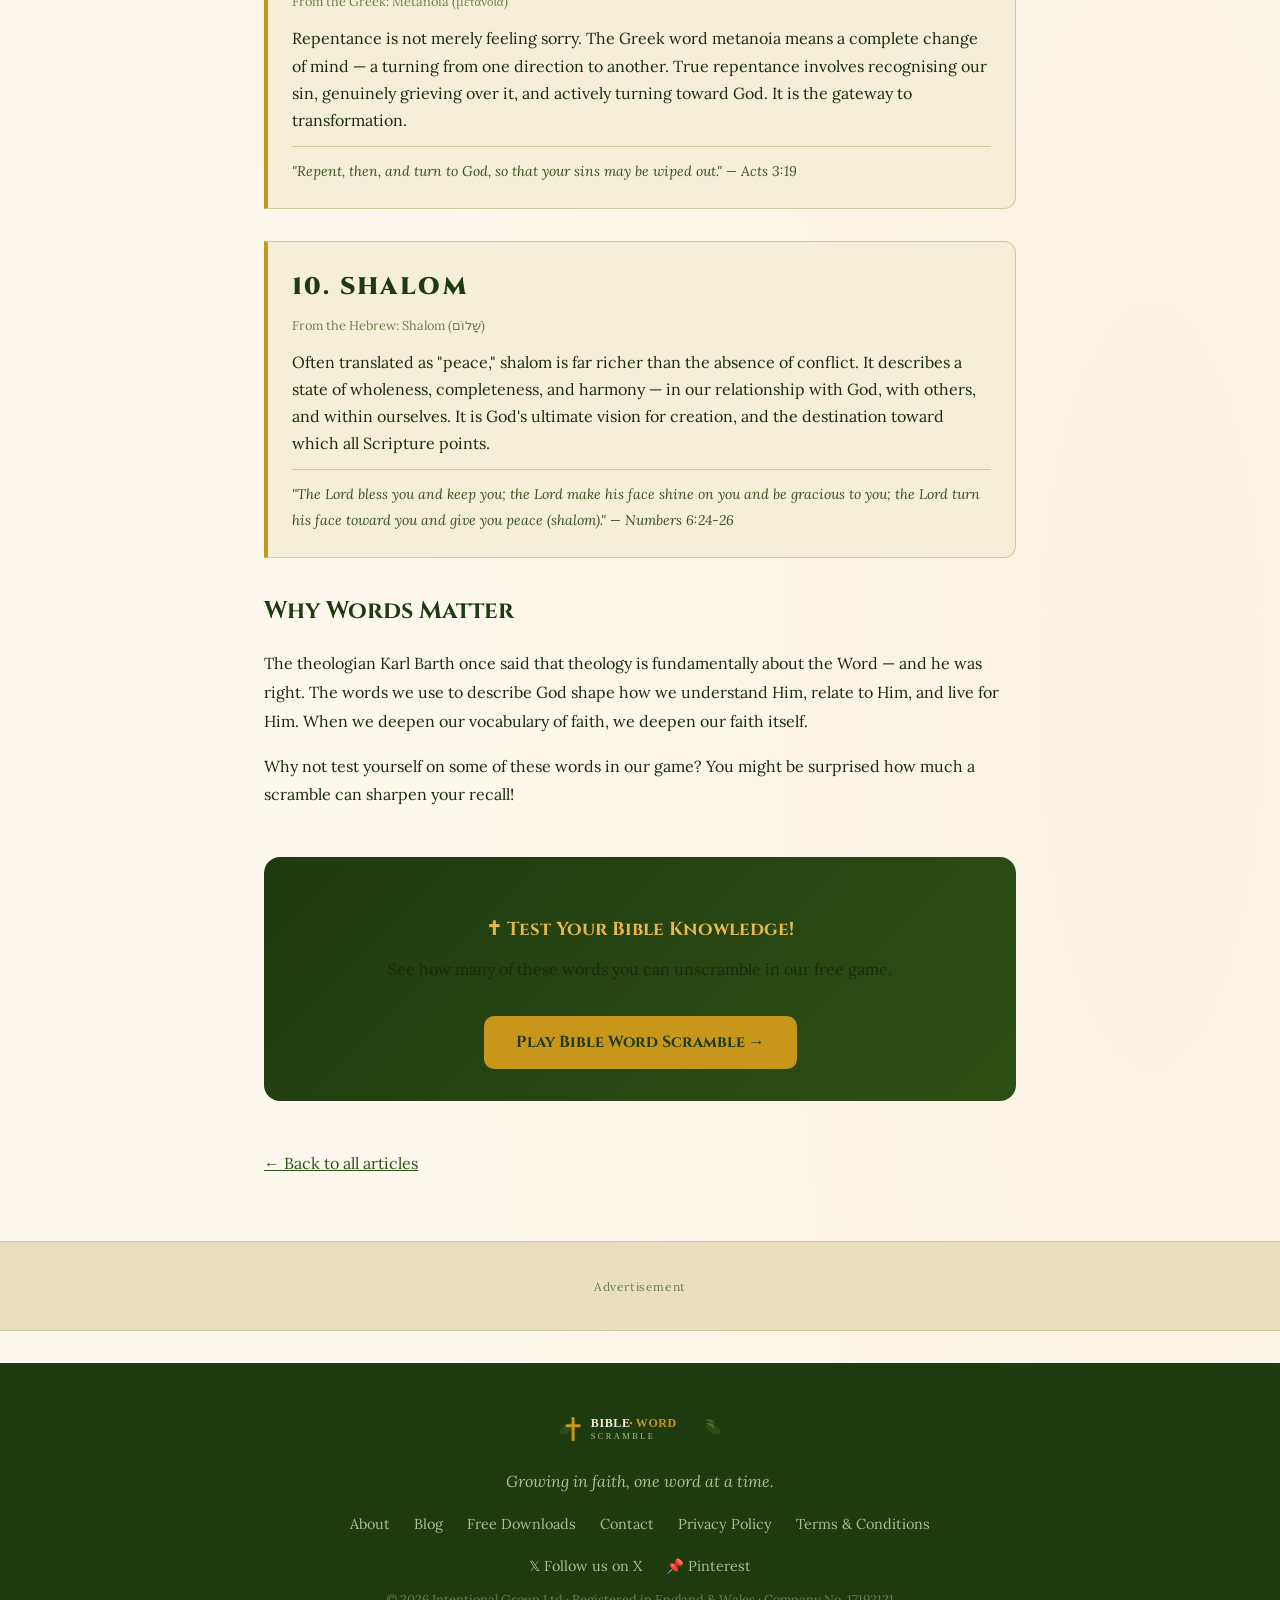
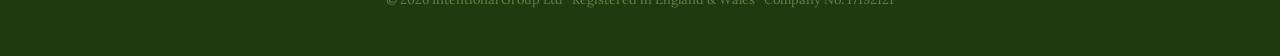
<file: blog-top10.html>
<!DOCTYPE html>
<html lang="en">
<head>
  <meta charset="UTF-8" />
  <meta name="viewport" content="width=device-width, initial-scale=1.0" />
  <title>10 Bible Words Every Christian Should Know – Bible Word Scramble</title>
  <meta name="description" content="From Grace to Covenant, discover the 10 foundational Bible words that shape the Christian faith — explained simply and clearly.">
  <meta name="theme-color" content="#2d5016">
<meta name="p:domain_verify" content="074bd843893d62a2d05fc05a2a49771c"/>
<link rel="icon" type="image/svg+xml" href="icon.svg">
<link rel="apple-touch-icon" href="icon.svg">
  <link href="https://fonts.googleapis.com/css2?family=Cinzel:wght@400;700;900&family=Lora:ital,wght@0,400;0,600;1,400&display=swap" rel="stylesheet">
  <link rel="stylesheet" href="style.css">
  <style>
    .article-header { max-width:800px;margin:0 auto;padding:3rem 1.5rem 1rem; }
    .article-meta { font-size:0.85rem;color:var(--text-light);margin-bottom:1rem; }
    .word-card {
      background:var(--parchment);border:1px solid var(--parchment-mid);
      border-left:4px solid var(--gold);border-radius:0 12px 12px 0;
      padding:1.5rem;margin:2rem 0;
    }
    .word-card .wc-word {
      font-family:'Cinzel',serif;font-size:1.5rem;font-weight:900;
      color:var(--forest);letter-spacing:0.1em;margin-bottom:0.25rem;
    }
    .word-card .wc-origin { font-size:0.8rem;color:var(--text-light);margin-bottom:0.75rem; }
    .word-card p { margin:0;line-height:1.7; }
    .word-card .wc-verse {
      margin-top:0.75rem;padding-top:0.75rem;
      border-top:1px solid var(--parchment-mid);
      font-style:italic;font-size:0.88rem;color:var(--text-mid);
    }
    .cta-box {
      background:linear-gradient(135deg,var(--forest) 0%,var(--forest-mid) 100%);
      border-radius:16px;padding:2rem;text-align:center;margin:3rem 0;color:var(--parchment);
    }
    .cta-box h3{font-family:'Cinzel',serif;color:var(--gold-light);margin-bottom:0.5rem;}
    .cta-box a{
      display:inline-block;margin-top:1rem;
      background:var(--gold);color:var(--forest);
      padding:0.75rem 2rem;border-radius:10px;
      text-decoration:none;font-family:'Cinzel',serif;font-weight:700;
    }
  </style>
<!-- Google tag (gtag.js) -->
<script async src="https://www.googletagmanager.com/gtag/js?id=G-8S5XMY5JXK"></script>
<script>
  window.dataLayer = window.dataLayer || [];
  function gtag(){dataLayer.push(arguments);}
  gtag('js', new Date());
  gtag('config', 'G-8S5XMY5JXK');
</script>
</head>
<body>

  <header class="site-header">
    <div class="header-inner">
      <a href="index.html" class="logo">
        <span class="logo-cross">✝</span>
        <span class="logo-text">Bible Word Scramble</span>
      </a>
      <nav class="main-nav">
        <a href="index.html">Play</a>
        <a href="blog.html" class="active">Blog</a>
        <a href="about.html">About</a>
        <a href="contact.html">Contact</a>
        <a href="privacy.html">Privacy</a>
      </nav>
      <button class="hamburger" id="hamburger">☰</button>
    </div>
    <div class="mobile-nav" id="mobileNav">
      <a href="index.html">Play</a>
      <a href="blog.html">Blog</a>
      <a href="about.html">About</a>
      <a href="contact.html">Contact</a>
      <a href="privacy.html">Privacy</a>
    </div>
  </header>

  <section class="page-hero">
    <h1>10 Bible Words Every Christian Should Know</h1>
    <p>The foundational vocabulary of the Christian faith</p>
  </section>

  <div class="ad-slot ad-top"><p>Advertisement</p></div>

  <div class="page-content">
    <div class="article-meta">📜 Scripture Study · 5 min read · April 2026</div>

    <p>The Bible is the world's most widely read book, yet many of its most important words remain misunderstood or glossed over. Whether you are new to the faith or have attended church for decades, revisiting these foundational words can deepen your relationship with Scripture and with God.</p>
    <p>Here are ten words that form the bedrock of Christian theology — each one a window into the heart of God.</p>

    <div class="word-card">
      <div class="wc-word">1. GRACE</div>
      <div class="wc-origin">From the Greek: Charis (χάρις)</div>
      <p>Grace is perhaps the most beautiful word in the Christian vocabulary. It means unmerited favour — love that is freely given, not earned. It is the very foundation of salvation: we are not saved by our goodness, but by God's grace extended to us through Jesus Christ.</p>
      <div class="wc-verse">"For it is by grace you have been saved, through faith — and this is not from yourselves, it is the gift of God." — Ephesians 2:8</div>
    </div>

    <div class="word-card">
      <div class="wc-word">2. COVENANT</div>
      <div class="wc-origin">From the Hebrew: Berith (בְּרִית)</div>
      <p>A covenant is more than a contract. It is a sacred, binding promise — a relationship sealed by oath. Throughout Scripture, God makes covenants with Noah, Abraham, Moses, David, and ultimately with all humanity through Jesus. Understanding covenant is essential to understanding the Bible's grand story.</p>
      <div class="wc-verse">"I will establish my covenant as an everlasting covenant between me and you." — Genesis 17:7</div>
    </div>

    <div class="word-card">
      <div class="wc-word">3. REDEMPTION</div>
      <div class="wc-origin">From the Greek: Apolutrosis (ἀπολύτρωσις)</div>
      <p>Redemption means to buy back or to set free by paying a price. In the ancient world, slaves could be redeemed by someone paying their debt. The New Testament uses this image to describe what Christ did for us — He paid the price for our sin, setting us free from its power.</p>
      <div class="wc-verse">"In him we have redemption through his blood, the forgiveness of sins." — Ephesians 1:7</div>
    </div>

    <div class="word-card">
      <div class="wc-word">4. RIGHTEOUSNESS</div>
      <div class="wc-origin">From the Hebrew: Tzedek (צֶדֶק)</div>
      <p>Righteousness describes being in right relationship with God — living in alignment with His character and commands. In the New Testament, it takes on the additional meaning of being declared righteous before God, not because of our own merit, but because of Christ's.</p>
      <div class="wc-verse">"Abraham believed God, and it was credited to him as righteousness." — Romans 4:3</div>
    </div>

    <div class="word-card">
      <div class="wc-word">5. SANCTIFICATION</div>
      <div class="wc-origin">From the Latin: Sanctificare</div>
      <p>If justification is the moment we are declared right with God, sanctification is the ongoing process of being made holy. It is the lifelong journey of growing more like Christ — being transformed from the inside out by the Holy Spirit.</p>
      <div class="wc-verse">"It is God's will that you should be sanctified." — 1 Thessalonians 4:3</div>
    </div>

    <div class="word-card">
      <div class="wc-word">6. ATONEMENT</div>
      <div class="wc-origin">Literally: "at-one-ment"</div>
      <p>Atonement is the restoration of broken relationship between God and humanity. The Old Testament sacrificial system pointed toward it; Christ's death on the cross accomplished it. The word itself is uniquely English — meaning to bring into "at one" — and beautifully captures the reconciling work of God.</p>
      <div class="wc-verse">"He is the atoning sacrifice for our sins, and not only for ours but also for the sins of the whole world." — 1 John 2:2</div>
    </div>

    <div class="word-card">
      <div class="wc-word">7. FAITH</div>
      <div class="wc-origin">From the Greek: Pistis (πίστις)</div>
      <p>Faith in the Bible is not mere belief in a set of facts. It is active trust — a placing of confidence in God so complete that it shapes how you live. The great Hebrews 11 chapter shows faith in action through the lives of Abel, Noah, Abraham, Moses, and many others.</p>
      <div class="wc-verse">"Now faith is confidence in what we hope for and assurance about what we do not see." — Hebrews 11:1</div>
    </div>

    <div class="word-card">
      <div class="wc-word">8. GOSPEL</div>
      <div class="wc-origin">From the Old English: Godspel (Good News)</div>
      <p>Gospel simply means "good news." The good news is this: that God, out of love, sent His Son to live a perfect life, die in our place, rise again, and offer forgiveness and new life to all who trust in Him. It is the central message of the entire Bible.</p>
      <div class="wc-verse">"For I am not ashamed of the gospel, because it is the power of God that brings salvation." — Romans 1:16</div>
    </div>

    <div class="word-card">
      <div class="wc-word">9. REPENTANCE</div>
      <div class="wc-origin">From the Greek: Metanoia (μετάνοια)</div>
      <p>Repentance is not merely feeling sorry. The Greek word metanoia means a complete change of mind — a turning from one direction to another. True repentance involves recognising our sin, genuinely grieving over it, and actively turning toward God. It is the gateway to transformation.</p>
      <div class="wc-verse">"Repent, then, and turn to God, so that your sins may be wiped out." — Acts 3:19</div>
    </div>

    <div class="word-card">
      <div class="wc-word">10. SHALOM</div>
      <div class="wc-origin">From the Hebrew: Shalom (שָׁלוֹם)</div>
      <p>Often translated as "peace," shalom is far richer than the absence of conflict. It describes a state of wholeness, completeness, and harmony — in our relationship with God, with others, and within ourselves. It is God's ultimate vision for creation, and the destination toward which all Scripture points.</p>
      <div class="wc-verse">"The Lord bless you and keep you; the Lord make his face shine on you and be gracious to you; the Lord turn his face toward you and give you peace (shalom)." — Numbers 6:24-26</div>
    </div>

    <h2>Why Words Matter</h2>
    <p>The theologian Karl Barth once said that theology is fundamentally about the Word — and he was right. The words we use to describe God shape how we understand Him, relate to Him, and live for Him. When we deepen our vocabulary of faith, we deepen our faith itself.</p>
    <p>Why not test yourself on some of these words in our game? You might be surprised how much a scramble can sharpen your recall!</p>

    <div class="cta-box">
      <h3>✝ Test Your Bible Knowledge!</h3>
      <p>See how many of these words you can unscramble in our free game.</p>
      <a href="index.html">Play Bible Word Scramble →</a>
    </div>

    <p><a href="blog.html">← Back to all articles</a></p>
  </div>

  <div class="ad-slot ad-bottom"><p>Advertisement</p></div>

  <footer class="site-footer">
    <div class="footer-inner">
      <div class="footer-logo"><img src="logo.svg" alt="Bible Word Scramble" style="height:36px; margin-bottom:0.5rem;"></div>
      <p class="footer-tagline">Growing in faith, one word at a time.</p>
      <div class="footer-links">
        <a href="about.html">About</a>
        <a href="blog.html">Blog</a>
        <a href="downloads.html">Free Downloads</a>
        <a href="contact.html">Contact</a>
        <a href="privacy.html">Privacy Policy</a>
        <a href="terms.html">Terms &amp; Conditions</a>
      </div>
      <div class="social-links">
  <a href="https://x.com/biblescramble" target="_blank" rel="noopener">𝕏 Follow us on X</a>
  <a href="https://pinterest.com/biblewordscramble" target="_blank" rel="noopener">📌 Pinterest</a>
</div>
<p class="footer-copy">© 2026 Intentional Group Ltd · Registered in England &amp; Wales · Company No. 17192121</p>
    </div>
  </footer>

  <script>
    document.getElementById('hamburger').addEventListener('click', () => {
      document.getElementById('mobileNav').classList.toggle('open');
    });
  </script>
<script src="cookies.js"></script>
</body>
</html>
</file>
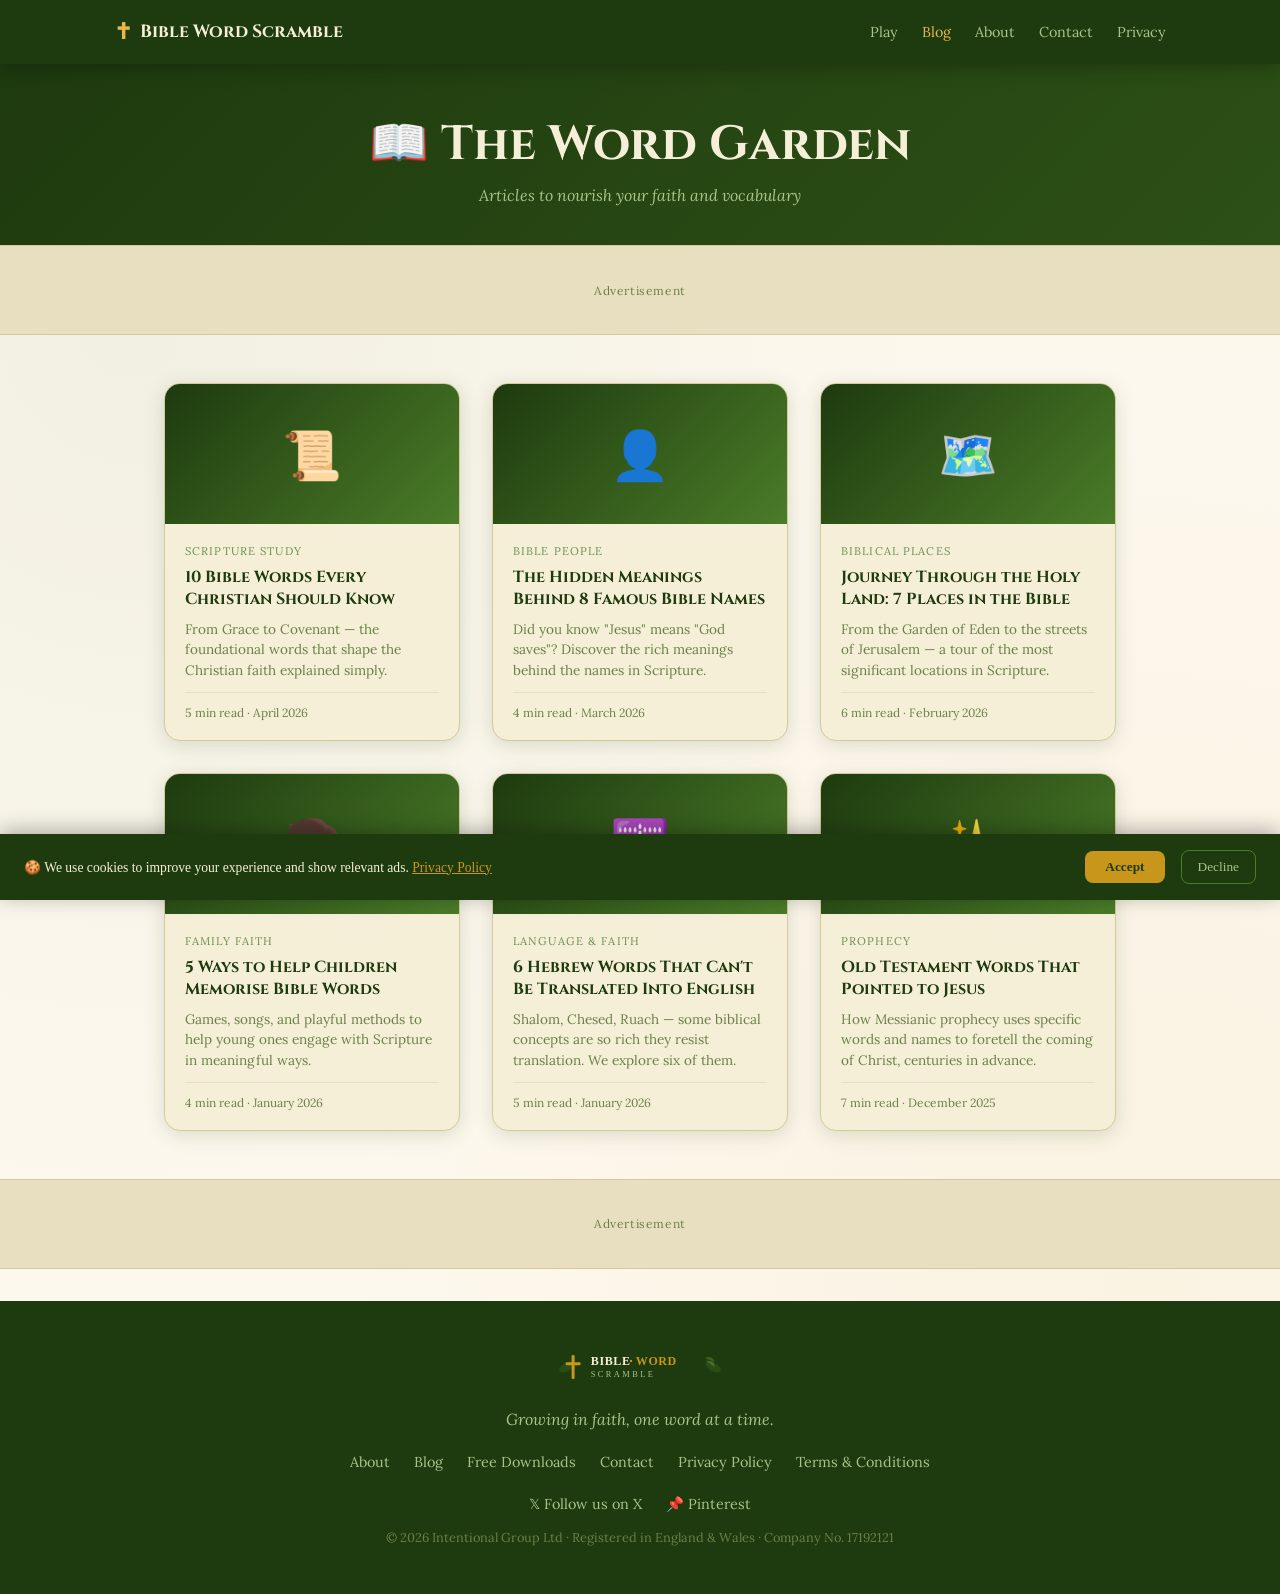
<file: blog.html>
<!DOCTYPE html>
<html lang="en">
<head>
  <meta charset="UTF-8" />
  <meta name="viewport" content="width=device-width, initial-scale=1.0" />
  <title>Blog – Bible Word Scramble</title>
  <meta name="description" content="Explore articles about Bible words, scripture meanings, and faith. Deepen your understanding of God's Word with our blog.">
  <meta name="theme-color" content="#2d5016">
<meta name="p:domain_verify" content="074bd843893d62a2d05fc05a2a49771c"/>
<link rel="icon" type="image/svg+xml" href="icon.svg">
<link rel="apple-touch-icon" href="icon.svg">
  <link href="https://fonts.googleapis.com/css2?family=Cinzel:wght@400;700;900&family=Lora:ital,wght@0,400;0,600;1,400&display=swap" rel="stylesheet">
  <link rel="stylesheet" href="style.css">
<!-- Google tag (gtag.js) -->
<script async src="https://www.googletagmanager.com/gtag/js?id=G-8S5XMY5JXK"></script>
<script>
  window.dataLayer = window.dataLayer || [];
  function gtag(){dataLayer.push(arguments);}
  gtag('js', new Date());
  gtag('config', 'G-8S5XMY5JXK');
</script>
</head>
<body>

  <header class="site-header">
    <div class="header-inner">
      <a href="index.html" class="logo">
        <span class="logo-cross">✝</span>
        <span class="logo-text">Bible Word Scramble</span>
      </a>
      <nav class="main-nav">
        <a href="index.html">Play</a>
        <a href="blog.html" class="active">Blog</a>
        <a href="about.html">About</a>
        <a href="contact.html">Contact</a>
        <a href="privacy.html">Privacy</a>
      </nav>
      <button class="hamburger" id="hamburger">☰</button>
    </div>
    <div class="mobile-nav" id="mobileNav">
      <a href="index.html">Play</a>
      <a href="blog.html">Blog</a>
      <a href="about.html">About</a>
      <a href="contact.html">Contact</a>
      <a href="privacy.html">Privacy</a>
    </div>
  </header>

  <section class="page-hero">
    <h1>📖 The Word Garden</h1>
    <p>Articles to nourish your faith and vocabulary</p>
  </section>

  <!-- AD TOP -->
  <div class="ad-slot ad-top"><p>Advertisement</p></div>

  <div class="blog-grid">
    <a class="blog-card" href="blog-top10.html">
      <div class="blog-card-img">📜</div>
      <div class="blog-card-body">
        <div class="blog-tag">Scripture Study</div>
        <h3>10 Bible Words Every Christian Should Know</h3>
        <p>From Grace to Covenant — the foundational words that shape the Christian faith explained simply.</p>
        <div class="blog-card-meta">5 min read · April 2026</div>
      </div>
    </a>

    <a class="blog-card" href="blog-names.html">
      <div class="blog-card-img">👤</div>
      <div class="blog-card-body">
        <div class="blog-tag">Bible People</div>
        <h3>The Hidden Meanings Behind 8 Famous Bible Names</h3>
        <p>Did you know "Jesus" means "God saves"? Discover the rich meanings behind the names in Scripture.</p>
        <div class="blog-card-meta">4 min read · March 2026</div>
      </div>
    </a>

    <a class="blog-card" href="blog-places.html">
      <div class="blog-card-img">🗺️</div>
      <div class="blog-card-body">
        <div class="blog-tag">Biblical Places</div>
        <h3>Journey Through the Holy Land: 7 Places in the Bible</h3>
        <p>From the Garden of Eden to the streets of Jerusalem — a tour of the most significant locations in Scripture.</p>
        <div class="blog-card-meta">6 min read · February 2026</div>
      </div>
    </a>

    <a class="blog-card" href="blog-kids.html">
      <div class="blog-card-img">🧒</div>
      <div class="blog-card-body">
        <div class="blog-tag">Family Faith</div>
        <h3>5 Ways to Help Children Memorise Bible Words</h3>
        <p>Games, songs, and playful methods to help young ones engage with Scripture in meaningful ways.</p>
        <div class="blog-card-meta">4 min read · January 2026</div>
      </div>
    </a>

    <a class="blog-card" href="blog-hebrew.html">
      <div class="blog-card-img">🕎</div>
      <div class="blog-card-body">
        <div class="blog-tag">Language & Faith</div>
        <h3>6 Hebrew Words That Can't Be Translated Into English</h3>
        <p>Shalom, Chesed, Ruach — some biblical concepts are so rich they resist translation. We explore six of them.</p>
        <div class="blog-card-meta">5 min read · January 2026</div>
      </div>
    </a>

    <a class="blog-card" href="blog-prophecy.html">
      <div class="blog-card-img">✨</div>
      <div class="blog-card-body">
        <div class="blog-tag">Prophecy</div>
        <h3>Old Testament Words That Pointed to Jesus</h3>
        <p>How Messianic prophecy uses specific words and names to foretell the coming of Christ, centuries in advance.</p>
        <div class="blog-card-meta">7 min read · December 2025</div>
      </div>
    </a>
  </div>

  <!-- AD BOTTOM -->
  <div class="ad-slot ad-bottom"><p>Advertisement</p></div>

  <footer class="site-footer">
    <div class="footer-inner">
      <div class="footer-logo"><img src="logo.svg" alt="Bible Word Scramble" style="height:36px; margin-bottom:0.5rem;"></div>
      <p class="footer-tagline">Growing in faith, one word at a time.</p>
      <div class="footer-links">
        <a href="about.html">About</a>
        <a href="blog.html">Blog</a>
        <a href="downloads.html">Free Downloads</a>
        <a href="contact.html">Contact</a>
        <a href="privacy.html">Privacy Policy</a>
        <a href="terms.html">Terms &amp; Conditions</a>
      </div>
      <div class="social-links">
  <a href="https://x.com/biblescramble" target="_blank" rel="noopener">𝕏 Follow us on X</a>
  <a href="https://pinterest.com/biblewordscramble" target="_blank" rel="noopener">📌 Pinterest</a>
</div>
<p class="footer-copy">© 2026 Intentional Group Ltd · Registered in England &amp; Wales · Company No. 17192121</p>
    </div>
  </footer>

  <script>
    document.getElementById('hamburger').addEventListener('click', () => {
      document.getElementById('mobileNav').classList.toggle('open');
    });
  </script>
<script src="cookies.js"></script>
</body>
</html>
</file>
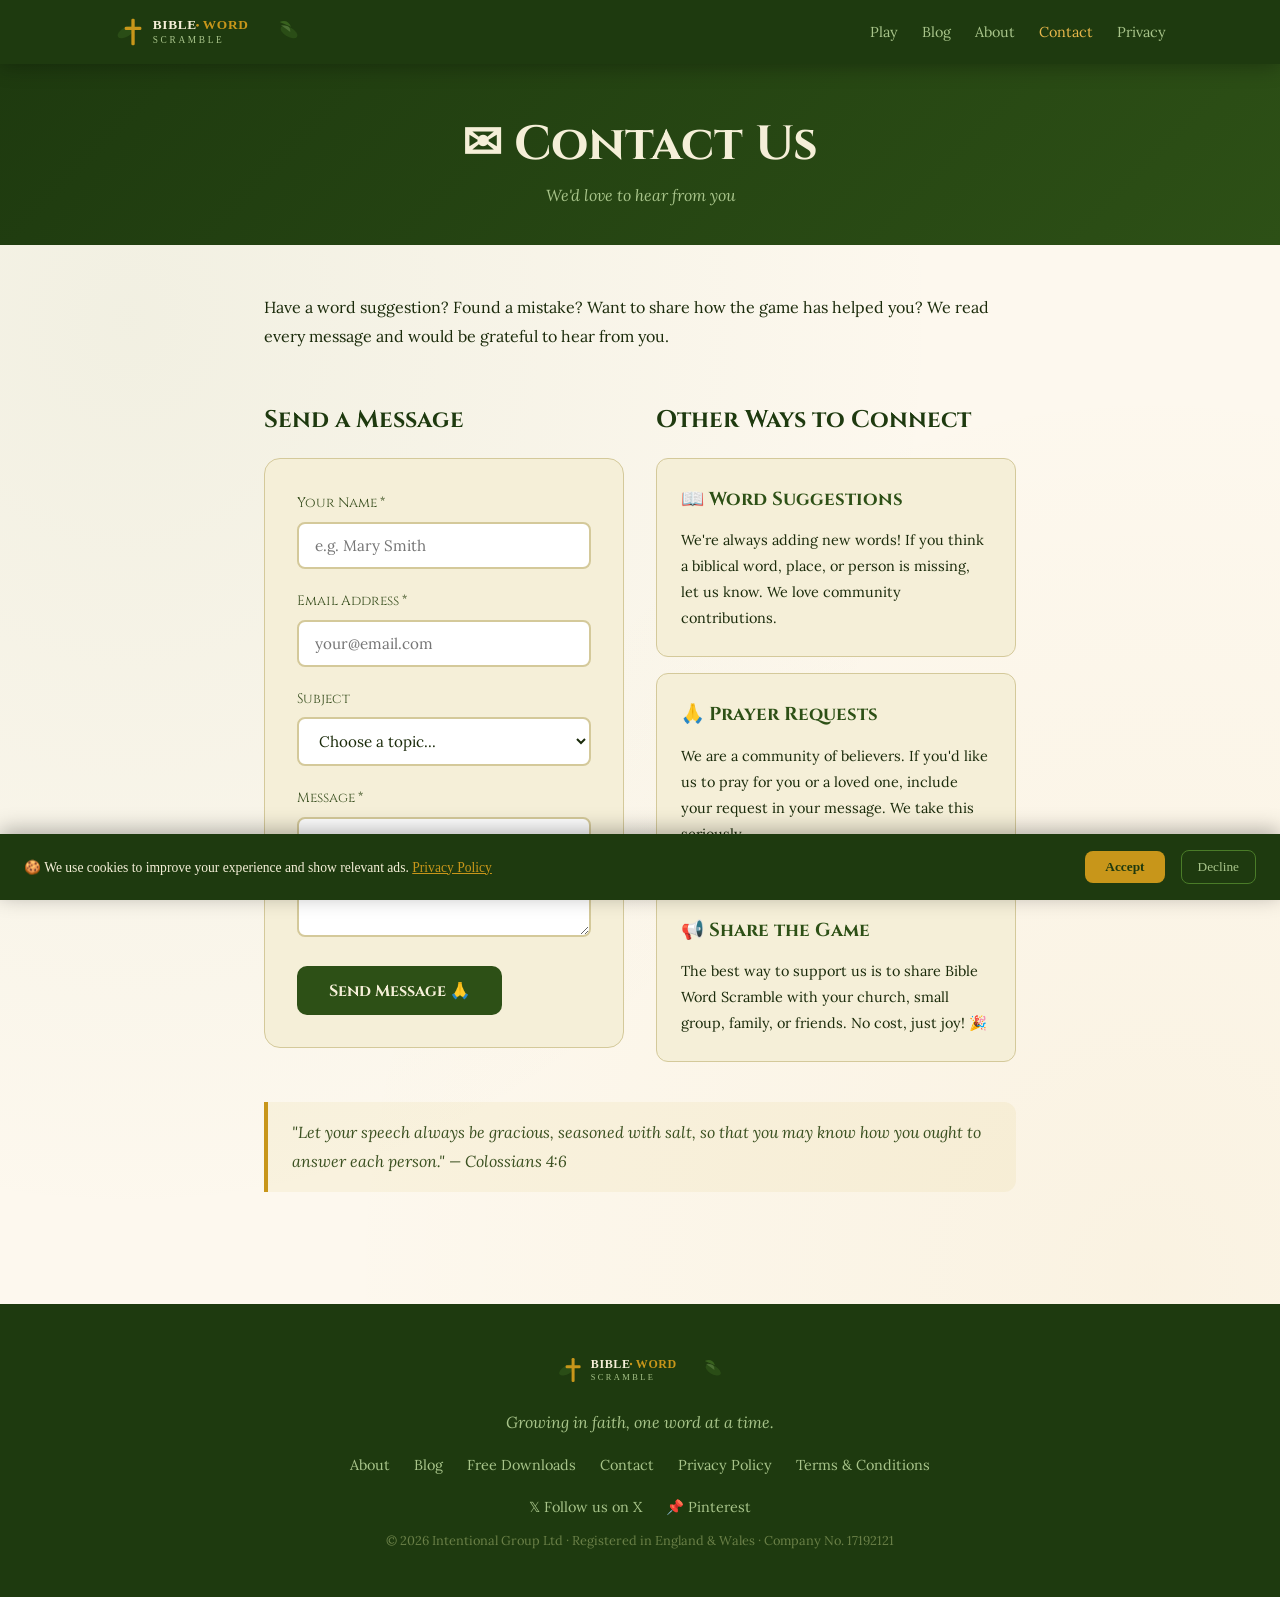
<file: contact.html>
<!DOCTYPE html>
<html lang="en">
<head>
  <meta charset="UTF-8" />
  <meta name="viewport" content="width=device-width, initial-scale=1.0" />
  <title>Contact – Bible Word Scramble</title>
  <meta name="description" content="Get in touch with the Bible Word Scramble team. Word suggestions, feedback, prayer requests — we read every message.">
  <meta name="theme-color" content="#2d5016">
<meta name="p:domain_verify" content="074bd843893d62a2d05fc05a2a49771c"/>
<link rel="icon" type="image/svg+xml" href="icon.svg">
<link rel="apple-touch-icon" href="icon.svg">
  <link href="https://fonts.googleapis.com/css2?family=Cinzel:wght@400;700;900&family=Lora:ital,wght@0,400;0,600;1,400&display=swap" rel="stylesheet">
  <link rel="stylesheet" href="style.css">
<!-- Google tag (gtag.js) -->
<script async src="https://www.googletagmanager.com/gtag/js?id=G-8S5XMY5JXK"></script>
<script>
  window.dataLayer = window.dataLayer || [];
  function gtag(){dataLayer.push(arguments);}
  gtag('js', new Date());
  gtag('config', 'G-8S5XMY5JXK');
</script>
</head>
<body>
  <header class="site-header">
    <div class="header-inner">
      <a href="index.html" class="logo">
        <img src="logo.svg" alt="Bible Word Scramble" style="height:40px;">
      </a>
      <nav class="main-nav">
        <a href="index.html">Play</a>
        <a href="blog.html">Blog</a>
        <a href="about.html">About</a>
        <a href="contact.html" class="active">Contact</a>
        <a href="privacy.html">Privacy</a>
      </nav>
      <button class="hamburger" id="hamburger">☰</button>
    </div>
    <div class="mobile-nav" id="mobileNav">
      <a href="index.html">Play</a><a href="blog.html">Blog</a>
      <a href="about.html">About</a><a href="contact.html">Contact</a><a href="privacy.html">Privacy</a>
    </div>
  </header>

  <section class="page-hero">
    <h1>✉ Contact Us</h1>
    <p>We'd love to hear from you</p>
  </section>

  <div class="page-content">
    <p>Have a word suggestion? Found a mistake? Want to share how the game has helped you? We read every message and would be grateful to hear from you.</p>

    <div style="display:grid; grid-template-columns:1fr 1fr; gap:2rem; margin-bottom:2.5rem;" class="contact-grid">
      <div>
        <h2>Send a Message</h2>
        <!-- Formspree form - messages go to biblewordgame@gmail.com -->
        <form class="contact-form" action="https://formspree.io/f/xnjwkbjb" method="POST" id="contactForm">
          <!-- Hidden honeypot for spam prevention -->
          <input type="text" name="_gotcha" style="display:none">
          <!-- Hidden redirect after submit -->
          <input type="hidden" name="_subject" value="New message from Bible Word Scramble">

          <div class="form-group">
            <label for="name">Your Name *</label>
            <input type="text" id="name" name="name" placeholder="e.g. Mary Smith" required />
          </div>
          <div class="form-group">
            <label for="email">Email Address *</label>
            <input type="email" id="email" name="email" placeholder="your@email.com" required />
          </div>
          <div class="form-group">
            <label for="subject">Subject</label>
            <select id="subject" name="subject">
              <option value="">Choose a topic...</option>
              <option>Word Suggestion</option>
              <option>Bug Report</option>
              <option>General Feedback</option>
              <option>Prayer Request</option>
              <option>Advertising Enquiry</option>
              <option>Other</option>
            </select>
          </div>
          <div class="form-group">
            <label for="message">Message *</label>
            <textarea id="message" name="message" placeholder="Your message here..." required></textarea>
          </div>
          <button type="submit" class="form-submit">Send Message 🙏</button>
          <div id="formSuccess" style="display:none; margin-top:1rem; padding:1rem; background:rgba(45,122,45,0.1); border-left:3px solid var(--correct); border-radius:0 8px 8px 0; color:var(--correct);">
            Thank you! Your message has been sent. We'll get back to you soon. God bless! ✝
          </div>
          <div id="formError" style="display:none; margin-top:1rem; padding:1rem; background:rgba(139,32,32,0.1); border-left:3px solid var(--wrong); border-radius:0 8px 8px 0; color:var(--wrong);">
            Something went wrong. Please try again or email us directly.
          </div>
        </form>
      </div>

      <div>
        <h2>Other Ways to Connect</h2>
        <div style="margin-top:1rem;">
          <div style="background:var(--parchment); border:1px solid var(--parchment-mid); border-radius:12px; padding:1.5rem; margin-bottom:1rem;">
            <h3 style="margin-top:0;">📖 Word Suggestions</h3>
            <p style="margin:0; font-size:0.9rem;">We're always adding new words! If you think a biblical word, place, or person is missing, let us know. We love community contributions.</p>
          </div>
          <div style="background:var(--parchment); border:1px solid var(--parchment-mid); border-radius:12px; padding:1.5rem; margin-bottom:1rem;">
            <h3 style="margin-top:0;">🙏 Prayer Requests</h3>
            <p style="margin:0; font-size:0.9rem;">We are a community of believers. If you'd like us to pray for you or a loved one, include your request in your message. We take this seriously.</p>
          </div>
          <div style="background:var(--parchment); border:1px solid var(--parchment-mid); border-radius:12px; padding:1.5rem;">
            <h3 style="margin-top:0;">📢 Share the Game</h3>
            <p style="margin:0; font-size:0.9rem;">The best way to support us is to share Bible Word Scramble with your church, small group, family, or friends. No cost, just joy! 🎉</p>
          </div>
        </div>
      </div>
    </div>

    <blockquote style="border-left:4px solid var(--gold); padding:1rem 1.5rem; margin:2rem 0; background:rgba(200,150,26,0.07); border-radius:0 12px 12px 0; font-style:italic; color:var(--text-mid);">
      "Let your speech always be gracious, seasoned with salt, so that you may know how you ought to answer each person." — Colossians 4:6
    </blockquote>
  </div>

  <footer class="site-footer">
    <div class="footer-inner">
      <div class="footer-logo">
        <img src="logo.svg" alt="Bible Word Scramble" style="height:36px; margin-bottom:0.5rem;">
      </div>
      <p class="footer-tagline">Growing in faith, one word at a time.</p>
      <div class="footer-links">
        <a href="about.html">About</a>
        <a href="blog.html">Blog</a>
        <a href="downloads.html">Free Downloads</a>
        <a href="contact.html">Contact</a>
        <a href="privacy.html">Privacy Policy</a>
        <a href="terms.html">Terms &amp; Conditions</a>
      </div>
      <div class="social-links">
  <a href="https://x.com/biblescramble" target="_blank" rel="noopener">𝕏 Follow us on X</a>
  <a href="https://pinterest.com/biblewordscramble" target="_blank" rel="noopener">📌 Pinterest</a>
</div>
<p class="footer-copy">© 2026 Intentional Group Ltd · Registered in England &amp; Wales · Company No. 17192121</p>
    </div>
  </footer>

  <style>
    @media (max-width: 650px) { .contact-grid { grid-template-columns: 1fr !important; } }
  </style>

  <script src="cookies.js"></script>
  <script>
    document.getElementById('hamburger').addEventListener('click', () => {
      document.getElementById('mobileNav').classList.toggle('open');
    });

    // Formspree AJAX submission
    const form = document.getElementById('contactForm');
    form.addEventListener('submit', async function(e) {
      e.preventDefault();
      const submitBtn = form.querySelector('.form-submit');
      submitBtn.textContent = 'Sending...';
      submitBtn.disabled = true;
      try {
        const response = await fetch(form.action, {
          method: 'POST',
          body: new FormData(form),
          headers: { 'Accept': 'application/json' }
        });
        if (response.ok) {
          document.getElementById('formSuccess').style.display = 'block';
          document.getElementById('formError').style.display = 'none';
          form.reset();
          submitBtn.textContent = 'Sent! ✓';
        } else {
          throw new Error('Form submission failed');
        }
      } catch(err) {
        document.getElementById('formError').style.display = 'block';
        submitBtn.textContent = 'Send Message 🙏';
        submitBtn.disabled = false;
      }
    });
  </script>
</body>
</html>
</file>
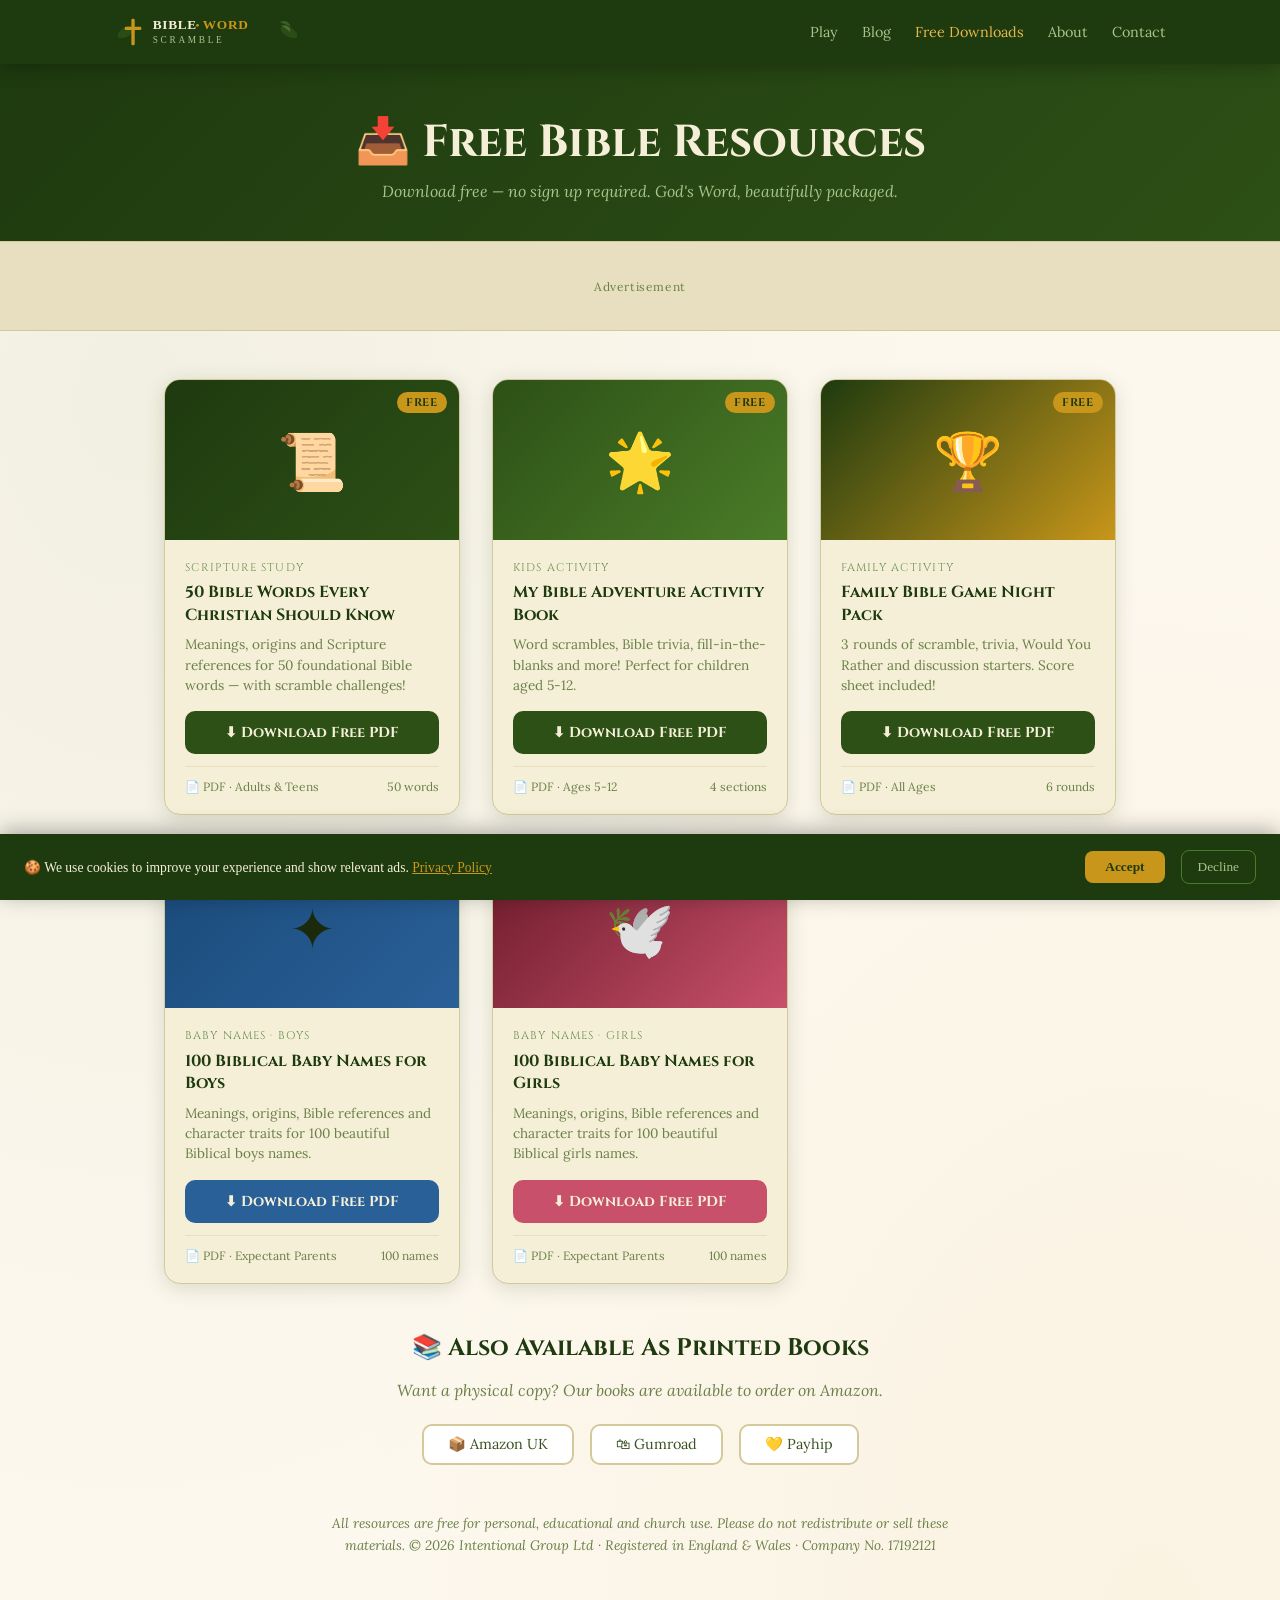
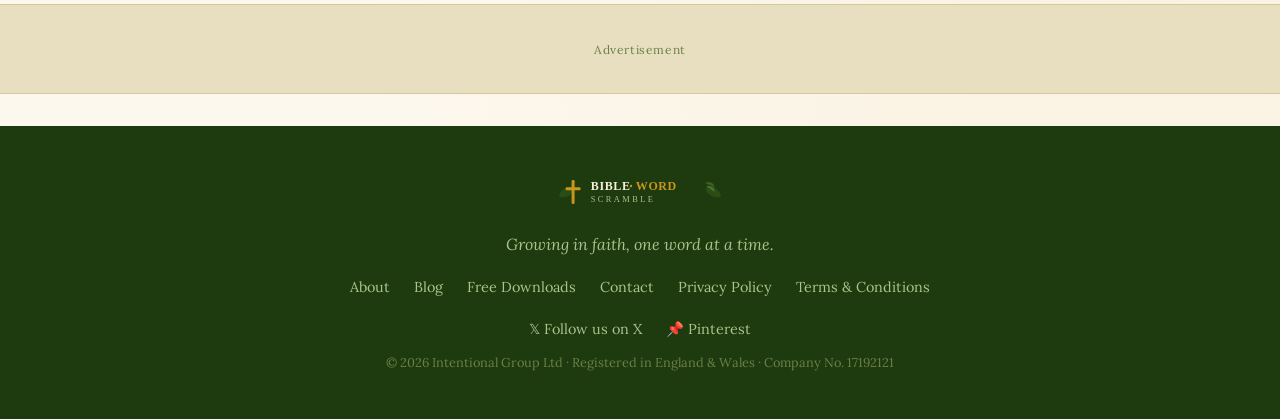
<file: downloads.html>
<!DOCTYPE html>
<html lang="en">
<head>
  <meta charset="UTF-8" />
  <meta name="viewport" content="width=device-width, initial-scale=1.0" />
  <title>Free Downloads – Bible Word Scramble</title>
  <meta name="description" content="Download free Bible resources — activity books, word guides, baby name guides and family game packs. All free from Bible Word Scramble.">
  <meta name="theme-color" content="#2d5016">
  <link rel="icon" type="image/svg+xml" href="icon.svg">
  <link rel="apple-touch-icon" href="icon.svg">
  <link href="https://fonts.googleapis.com/css2?family=Cinzel:wght@400;700;900&family=Lora:ital,wght@0,400;0,600;1,400&display=swap" rel="stylesheet">
  <link rel="stylesheet" href="style.css">
  <style>
    .downloads-hero {
      background: linear-gradient(135deg, var(--forest) 0%, var(--forest-mid) 100%);
      padding: 3rem 1.5rem 2.5rem;
      text-align: center;
    }
    .downloads-hero h1 {
      font-family: 'Cinzel', serif;
      font-size: clamp(1.8rem, 5vw, 2.8rem);
      color: var(--parchment);
      margin-bottom: 0.5rem;
    }
    .downloads-hero p {
      color: var(--sage-light);
      font-style: italic;
    }
    .downloads-grid {
      max-width: 1000px;
      margin: 0 auto;
      padding: 3rem 1.5rem;
      display: grid;
      grid-template-columns: repeat(auto-fill, minmax(280px, 1fr));
      gap: 2rem;
    }
    .download-card {
      background: var(--parchment);
      border: 1px solid var(--parchment-mid);
      border-radius: 16px;
      overflow: hidden;
      box-shadow: var(--shadow);
      transition: transform 0.2s, box-shadow 0.2s;
    }
    .download-card:hover {
      transform: translateY(-4px);
      box-shadow: var(--shadow-deep);
    }
    .download-card-img {
      height: 160px;
      display: flex;
      align-items: center;
      justify-content: center;
      font-size: 3.5rem;
      position: relative;
    }
    .free-badge {
      position: absolute;
      top: 12px;
      right: 12px;
      background: var(--gold);
      color: var(--forest);
      font-family: 'Cinzel', serif;
      font-size: 0.7rem;
      font-weight: 700;
      padding: 0.2rem 0.6rem;
      border-radius: 20px;
      letter-spacing: 0.05em;
    }
    .download-card-body {
      padding: 1.25rem;
    }
    .download-tag {
      font-size: 0.7rem;
      text-transform: uppercase;
      letter-spacing: 0.1em;
      color: var(--sage);
      margin-bottom: 0.4rem;
      font-family: 'Cinzel', serif;
    }
    .download-card h3 {
      font-family: 'Cinzel', serif;
      font-size: 1rem;
      color: var(--forest);
      margin-bottom: 0.5rem;
      line-height: 1.4;
    }
    .download-card p {
      font-size: 0.85rem;
      color: var(--text-light);
      line-height: 1.5;
      margin-bottom: 1rem;
    }
    .download-btn {
      display: block;
      width: 100%;
      padding: 0.75rem;
      background: var(--forest-mid);
      color: var(--parchment);
      border: none;
      border-radius: 10px;
      font-family: 'Cinzel', serif;
      font-size: 0.9rem;
      font-weight: 700;
      text-align: center;
      text-decoration: none;
      cursor: pointer;
      transition: background 0.2s;
    }
    .download-btn:hover {
      background: var(--forest);
      color: var(--parchment);
      text-decoration: none;
    }
    .download-btn.pink {
      background: #c8506a;
    }
    .download-btn.pink:hover {
      background: #a03050;
    }
    .download-btn.blue {
      background: #2a6098;
    }
    .download-btn.blue:hover {
      background: #1a4a7a;
    }
    .download-meta {
      display: flex;
      justify-content: space-between;
      align-items: center;
      margin-top: 0.75rem;
      padding-top: 0.75rem;
      border-top: 1px solid var(--parchment-dark);
      font-size: 0.75rem;
      color: var(--text-light);
    }
    .also-available {
      max-width: 1000px;
      margin: 0 auto;
      padding: 0 1.5rem 3rem;
    }
    .also-available h2 {
      font-family: 'Cinzel', serif;
      color: var(--forest);
      margin-bottom: 1rem;
      text-align: center;
    }
    .platform-links {
      display: flex;
      gap: 1rem;
      justify-content: center;
      flex-wrap: wrap;
    }
    .platform-btn {
      padding: 0.6rem 1.5rem;
      border-radius: 10px;
      border: 2px solid var(--parchment-mid);
      background: white;
      color: var(--text-mid);
      text-decoration: none;
      font-family: 'Lora', serif;
      font-size: 0.9rem;
      transition: all 0.2s;
    }
    .platform-btn:hover {
      border-color: var(--forest-mid);
      color: var(--forest);
    }
    .disclaimer {
      max-width: 700px;
      margin: 0 auto;
      padding: 0 1.5rem 3rem;
      text-align: center;
      font-size: 0.85rem;
      color: var(--text-light);
      font-style: italic;
      line-height: 1.6;
    }
    @media (max-width: 600px) {
      .downloads-grid { grid-template-columns: 1fr; }
    }
  </style>
</head>
<body>

  <header class="site-header">
    <div class="header-inner">
      <a href="index.html" class="logo">
        <img src="logo.svg" alt="Bible Word Scramble" style="height:40px;">
      </a>
      <nav class="main-nav">
        <a href="index.html">Play</a>
        <a href="blog.html">Blog</a>
        <a href="downloads.html" class="active">Free Downloads</a>
        <a href="about.html">About</a>
        <a href="contact.html">Contact</a>
      </nav>
      <button class="hamburger" id="hamburger">☰</button>
    </div>
    <div class="mobile-nav" id="mobileNav">
      <a href="index.html">Play</a>
      <a href="blog.html">Blog</a>
      <a href="downloads.html">Free Downloads</a>
      <a href="about.html">About</a>
      <a href="contact.html">Contact</a>
      <a href="privacy.html">Privacy</a>
    </div>
  </header>

  <section class="downloads-hero">
    <h1>📥 Free Bible Resources</h1>
    <p>Download free — no sign up required. God's Word, beautifully packaged.</p>
  </section>

  <div class="ad-slot ad-top"><p>Advertisement</p></div>

  <div class="downloads-grid">

    <!-- PDF 1 -->
    <div class="download-card">
      <div class="download-card-img" style="background: linear-gradient(135deg, #1e3a0f, #2d5016);">
        📜
        <span class="free-badge">FREE</span>
      </div>
      <div class="download-card-body">
        <div class="download-tag">Scripture Study</div>
        <h3>50 Bible Words Every Christian Should Know</h3>
        <p>Meanings, origins and Scripture references for 50 foundational Bible words — with scramble challenges!</p>
        <a href="50_bible_words_guide.pdf" download class="download-btn">⬇ Download Free PDF</a>
        <div class="download-meta">
          <span>📄 PDF · Adults & Teens</span>
          <span>50 words</span>
        </div>
      </div>
    </div>

    <!-- PDF 2 -->
    <div class="download-card">
      <div class="download-card-img" style="background: linear-gradient(135deg, #2d5016, #4a7c28);">
        🌟
        <span class="free-badge">FREE</span>
      </div>
      <div class="download-card-body">
        <div class="download-tag">Kids Activity</div>
        <h3>My Bible Adventure Activity Book</h3>
        <p>Word scrambles, Bible trivia, fill-in-the-blanks and more! Perfect for children aged 5-12.</p>
        <a href="bible_adventure_activity_book.pdf" download class="download-btn">⬇ Download Free PDF</a>
        <div class="download-meta">
          <span>📄 PDF · Ages 5-12</span>
          <span>4 sections</span>
        </div>
      </div>
    </div>

    <!-- PDF 3 -->
    <div class="download-card">
      <div class="download-card-img" style="background: linear-gradient(135deg, #1e3a0f, #c8961a);">
        🏆
        <span class="free-badge">FREE</span>
      </div>
      <div class="download-card-body">
        <div class="download-tag">Family Activity</div>
        <h3>Family Bible Game Night Pack</h3>
        <p>3 rounds of scramble, trivia, Would You Rather and discussion starters. Score sheet included!</p>
        <a href="family_bible_game_night.pdf" download class="download-btn">⬇ Download Free PDF</a>
        <div class="download-meta">
          <span>📄 PDF · All Ages</span>
          <span>6 rounds</span>
        </div>
      </div>
    </div>

    <!-- PDF 4 -->
    <div class="download-card">
      <div class="download-card-img" style="background: linear-gradient(135deg, #1a4a7a, #2a6098);">
        ✦
        <span class="free-badge">FREE</span>
      </div>
      <div class="download-card-body">
        <div class="download-tag">Baby Names · Boys</div>
        <h3>100 Biblical Baby Names for Boys</h3>
        <p>Meanings, origins, Bible references and character traits for 100 beautiful Biblical boys names.</p>
        <a href="100_biblical_baby_names_boys.pdf" download class="download-btn blue">⬇ Download Free PDF</a>
        <div class="download-meta">
          <span>📄 PDF · Expectant Parents</span>
          <span>100 names</span>
        </div>
      </div>
    </div>

    <!-- PDF 5 -->
    <div class="download-card">
      <div class="download-card-img" style="background: linear-gradient(135deg, #6b1a2a, #c8506a);">
        🕊️
        <span class="free-badge">FREE</span>
      </div>
      <div class="download-card-body">
        <div class="download-tag">Baby Names · Girls</div>
        <h3>100 Biblical Baby Names for Girls</h3>
        <p>Meanings, origins, Bible references and character traits for 100 beautiful Biblical girls names.</p>
        <a href="100_biblical_baby_names_girls.pdf" download class="download-btn pink">⬇ Download Free PDF</a>
        <div class="download-meta">
          <span>📄 PDF · Expectant Parents</span>
          <span>100 names</span>
        </div>
      </div>
    </div>

  </div>

  <!-- Also available on -->
  <div class="also-available">
    <h2>📚 Also Available As Printed Books</h2>
    <p style="text-align:center; color:var(--text-light); margin-bottom:1.5rem; font-style:italic;">
      Want a physical copy? Our books are available to order on Amazon.
    </p>
    <div class="platform-links">
      <a href="https://www.amazon.co.uk" target="_blank" rel="noopener" class="platform-btn">📦 Amazon UK</a>
      <a href="https://biblewordscramble.gumroad.com" target="_blank" rel="noopener" class="platform-btn">🛍 Gumroad</a>
      <a href="https://payhip.com/biblewordscramble" target="_blank" rel="noopener" class="platform-btn">💛 Payhip</a>
    </div>
  </div>

  <div class="disclaimer">
    All resources are free for personal, educational and church use.
    Please do not redistribute or sell these materials.
    © 2026 Intentional Group Ltd · Registered in England & Wales · Company No. 17192121
  </div>

  <div class="ad-slot ad-bottom"><p>Advertisement</p></div>

  <footer class="site-footer">
    <div class="footer-inner">
      <div class="footer-logo">
        <img src="logo.svg" alt="Bible Word Scramble" style="height:36px; margin-bottom:0.5rem;">
      </div>
      <p class="footer-tagline">Growing in faith, one word at a time.</p>
      <div class="footer-links">
        <a href="about.html">About</a>
        <a href="blog.html">Blog</a>
        <a href="downloads.html">Free Downloads</a>
        <a href="contact.html">Contact</a>
        <a href="privacy.html">Privacy Policy</a>
        <a href="terms.html">Terms &amp; Conditions</a>
      </div>
      <div class="social-links">
        <a href="https://x.com/biblescramble" target="_blank" rel="noopener">𝕏 Follow us on X</a>
        <a href="https://pinterest.com/biblewordscramble" target="_blank" rel="noopener">📌 Pinterest</a>
      </div>
      <p class="footer-copy">© 2026 Intentional Group Ltd · Registered in England &amp; Wales · Company No. 17192121</p>
    </div>
  </footer>

  <script src="cookies.js"></script>
  <script>
    document.getElementById('hamburger').addEventListener('click', () => {
      document.getElementById('mobileNav').classList.toggle('open');
    });
  </script>
</body>
</html>
</file>
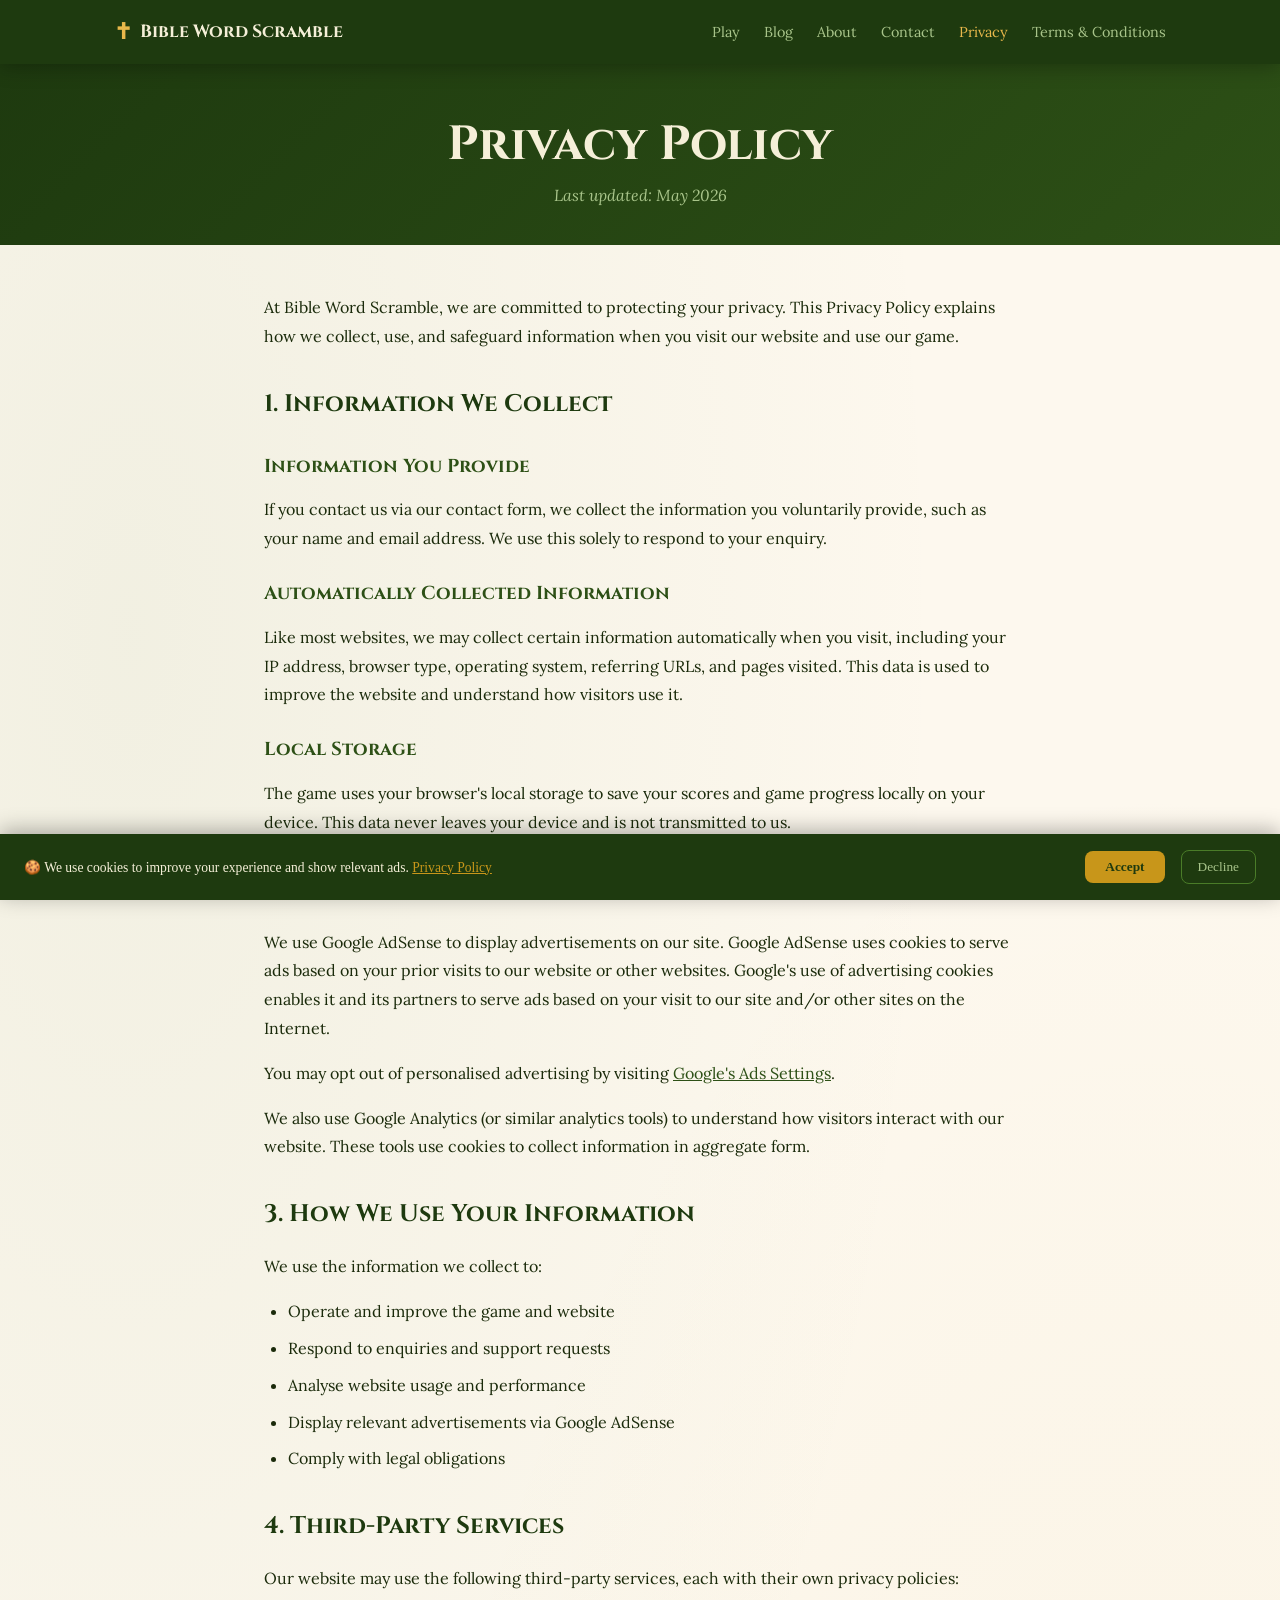
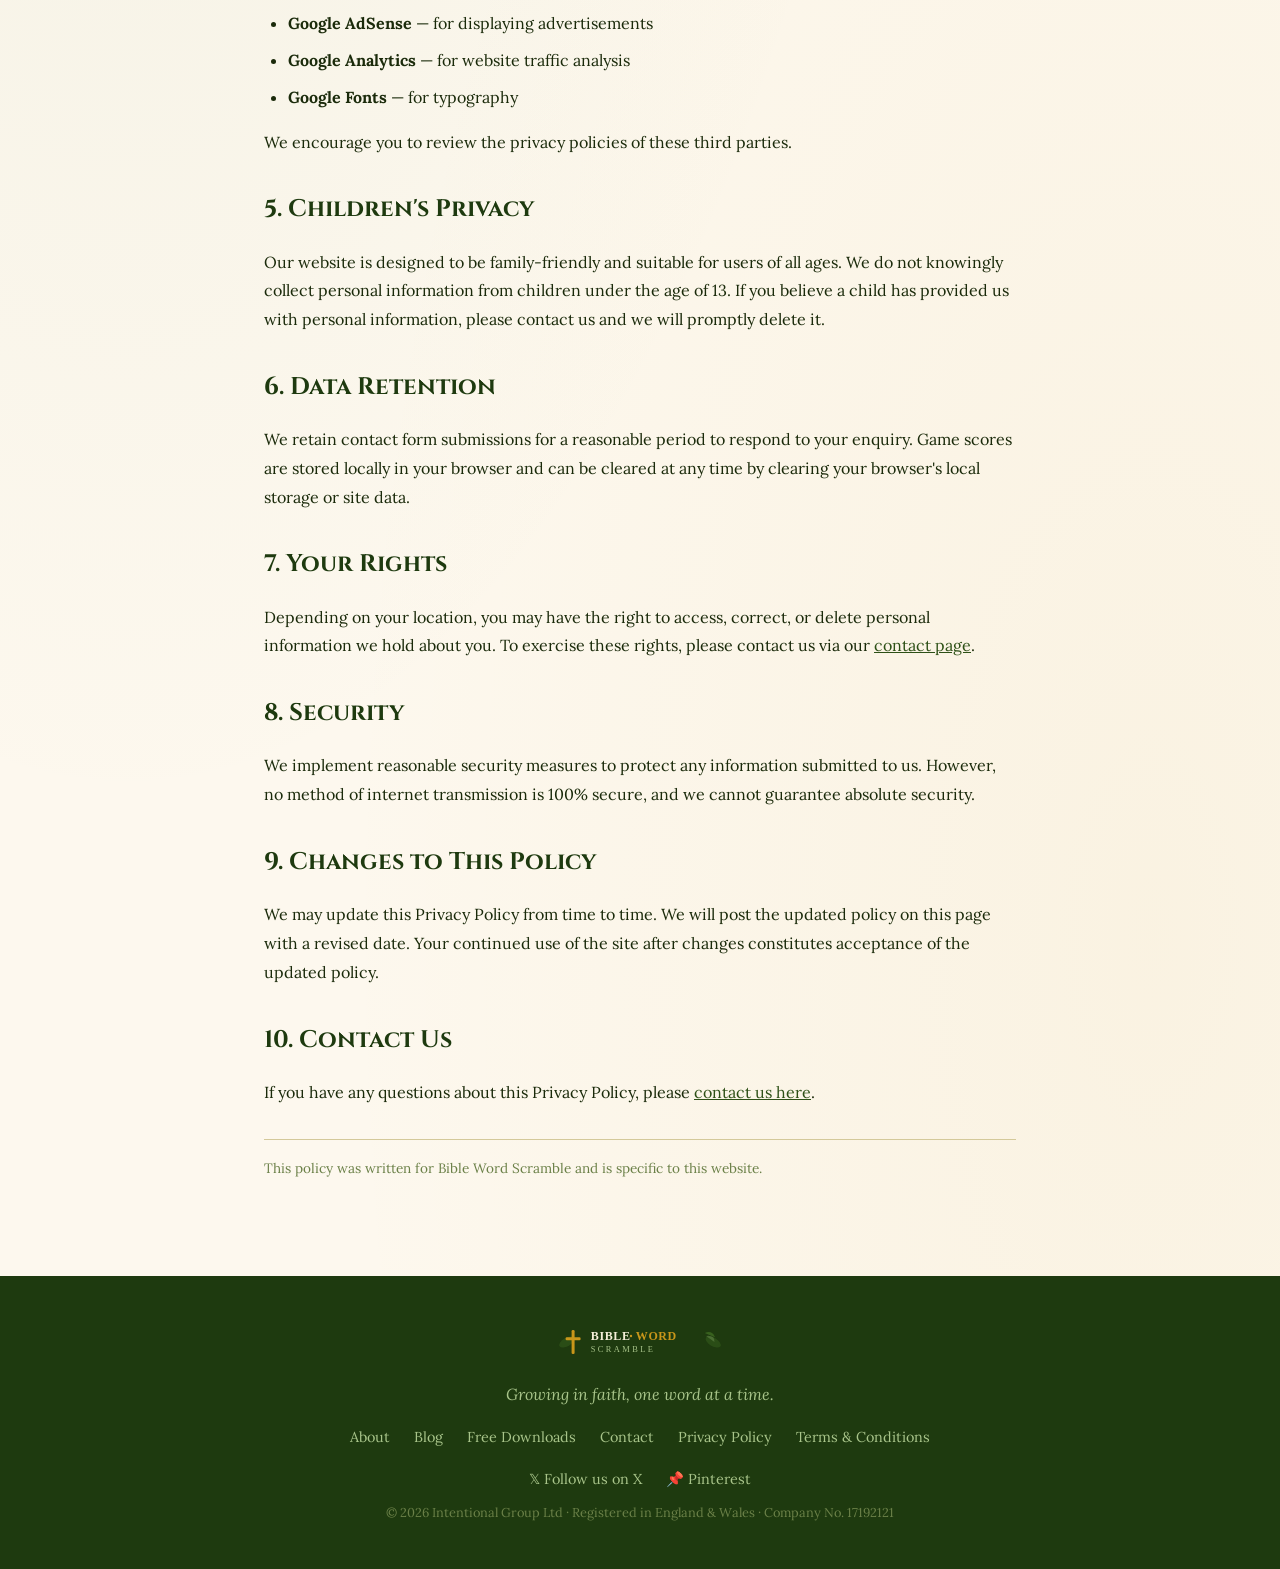
<file: privacy.html>
<!DOCTYPE html>
<html lang="en">
<head>
  <meta charset="UTF-8" />
  <meta name="viewport" content="width=device-width, initial-scale=1.0" />
  <title>Privacy Policy – Bible Word Scramble</title>
  <meta name="description" content="Privacy Policy for Bible Word Scramble. We respect your privacy and are committed to being transparent about how we use data.">
  <meta name="theme-color" content="#2d5016">
<meta name="p:domain_verify" content="074bd843893d62a2d05fc05a2a49771c"/>
<link rel="icon" type="image/svg+xml" href="icon.svg">
<link rel="apple-touch-icon" href="icon.svg">
  <link href="https://fonts.googleapis.com/css2?family=Cinzel:wght@400;700;900&family=Lora:ital,wght@0,400;0,600;1,400&display=swap" rel="stylesheet">
  <link rel="stylesheet" href="style.css">
<!-- Google tag (gtag.js) -->
<script async src="https://www.googletagmanager.com/gtag/js?id=G-8S5XMY5JXK"></script>
<script>
  window.dataLayer = window.dataLayer || [];
  function gtag(){dataLayer.push(arguments);}
  gtag('js', new Date());
  gtag('config', 'G-8S5XMY5JXK');
</script>
</head>
<body>

  <header class="site-header">
    <div class="header-inner">
      <a href="index.html" class="logo">
        <span class="logo-cross">✝</span>
        <span class="logo-text">Bible Word Scramble</span>
      </a>
      <nav class="main-nav">
        <a href="index.html">Play</a>
        <a href="blog.html">Blog</a>
        <a href="about.html">About</a>
        <a href="contact.html">Contact</a>
        <a href="privacy.html" class="active">Privacy</a>
        <a href="terms.html">Terms &amp; Conditions</a>
      </nav>
      <button class="hamburger" id="hamburger">☰</button>
    </div>
    <div class="mobile-nav" id="mobileNav">
      <a href="index.html">Play</a>
      <a href="blog.html">Blog</a>
      <a href="about.html">About</a>
      <a href="contact.html">Contact</a>
      <a href="privacy.html">Privacy</a>
    </div>
  </header>

  <section class="page-hero">
    <h1>Privacy Policy</h1>
    <p>Last updated: May 2026</p>
  </section>

  <div class="page-content">
    <p>At Bible Word Scramble, we are committed to protecting your privacy. This Privacy Policy explains how we collect, use, and safeguard information when you visit our website and use our game.</p>

    <h2>1. Information We Collect</h2>
    <h3>Information You Provide</h3>
    <p>If you contact us via our contact form, we collect the information you voluntarily provide, such as your name and email address. We use this solely to respond to your enquiry.</p>

    <h3>Automatically Collected Information</h3>
    <p>Like most websites, we may collect certain information automatically when you visit, including your IP address, browser type, operating system, referring URLs, and pages visited. This data is used to improve the website and understand how visitors use it.</p>

    <h3>Local Storage</h3>
    <p>The game uses your browser's local storage to save your scores and game progress locally on your device. This data never leaves your device and is not transmitted to us.</p>

    <h2>2. Cookies and Advertising</h2>
    <p>We use Google AdSense to display advertisements on our site. Google AdSense uses cookies to serve ads based on your prior visits to our website or other websites. Google's use of advertising cookies enables it and its partners to serve ads based on your visit to our site and/or other sites on the Internet.</p>
    <p>You may opt out of personalised advertising by visiting <a href="https://www.google.com/settings/ads" target="_blank" rel="noopener">Google's Ads Settings</a>.</p>
    <p>We also use Google Analytics (or similar analytics tools) to understand how visitors interact with our website. These tools use cookies to collect information in aggregate form.</p>

    <h2>3. How We Use Your Information</h2>
    <p>We use the information we collect to:</p>
    <ul>
      <li>Operate and improve the game and website</li>
      <li>Respond to enquiries and support requests</li>
      <li>Analyse website usage and performance</li>
      <li>Display relevant advertisements via Google AdSense</li>
      <li>Comply with legal obligations</li>
    </ul>

    <h2>4. Third-Party Services</h2>
    <p>Our website may use the following third-party services, each with their own privacy policies:</p>
    <ul>
      <li><strong>Google AdSense</strong> — for displaying advertisements</li>
      <li><strong>Google Analytics</strong> — for website traffic analysis</li>
      <li><strong>Google Fonts</strong> — for typography</li>
    </ul>
    <p>We encourage you to review the privacy policies of these third parties.</p>

    <h2>5. Children's Privacy</h2>
    <p>Our website is designed to be family-friendly and suitable for users of all ages. We do not knowingly collect personal information from children under the age of 13. If you believe a child has provided us with personal information, please contact us and we will promptly delete it.</p>

    <h2>6. Data Retention</h2>
    <p>We retain contact form submissions for a reasonable period to respond to your enquiry. Game scores are stored locally in your browser and can be cleared at any time by clearing your browser's local storage or site data.</p>

    <h2>7. Your Rights</h2>
    <p>Depending on your location, you may have the right to access, correct, or delete personal information we hold about you. To exercise these rights, please contact us via our <a href="contact.html">contact page</a>.</p>

    <h2>8. Security</h2>
    <p>We implement reasonable security measures to protect any information submitted to us. However, no method of internet transmission is 100% secure, and we cannot guarantee absolute security.</p>

    <h2>9. Changes to This Policy</h2>
    <p>We may update this Privacy Policy from time to time. We will post the updated policy on this page with a revised date. Your continued use of the site after changes constitutes acceptance of the updated policy.</p>

    <h2>10. Contact Us</h2>
    <p>If you have any questions about this Privacy Policy, please <a href="contact.html">contact us here</a>.</p>

    <p style="margin-top:2rem; padding-top:1rem; border-top:1px solid var(--parchment-mid); font-size:0.85rem; color:var(--text-light);">This policy was written for Bible Word Scramble and is specific to this website.</p>
  </div>

  <footer class="site-footer">
    <div class="footer-inner">
      <div class="footer-logo"><img src="logo.svg" alt="Bible Word Scramble" style="height:36px; margin-bottom:0.5rem;"></div>
      <p class="footer-tagline">Growing in faith, one word at a time.</p>
      <div class="footer-links">
        <a href="about.html">About</a>
        <a href="blog.html">Blog</a>
        <a href="downloads.html">Free Downloads</a>
        <a href="contact.html">Contact</a>
        <a href="privacy.html">Privacy Policy</a>
        <a href="terms.html">Terms &amp; Conditions</a>
      </div>
      <div class="social-links">
  <a href="https://x.com/biblescramble" target="_blank" rel="noopener">𝕏 Follow us on X</a>
  <a href="https://pinterest.com/biblewordscramble" target="_blank" rel="noopener">📌 Pinterest</a>
</div>
<p class="footer-copy">© 2026 Intentional Group Ltd · Registered in England &amp; Wales · Company No. 17192121</p>
    </div>
  </footer>

  <script>
    document.getElementById('hamburger').addEventListener('click', () => {
      document.getElementById('mobileNav').classList.toggle('open');
    });
  </script>
<script src="cookies.js"></script>
</body>
</html>
</file>
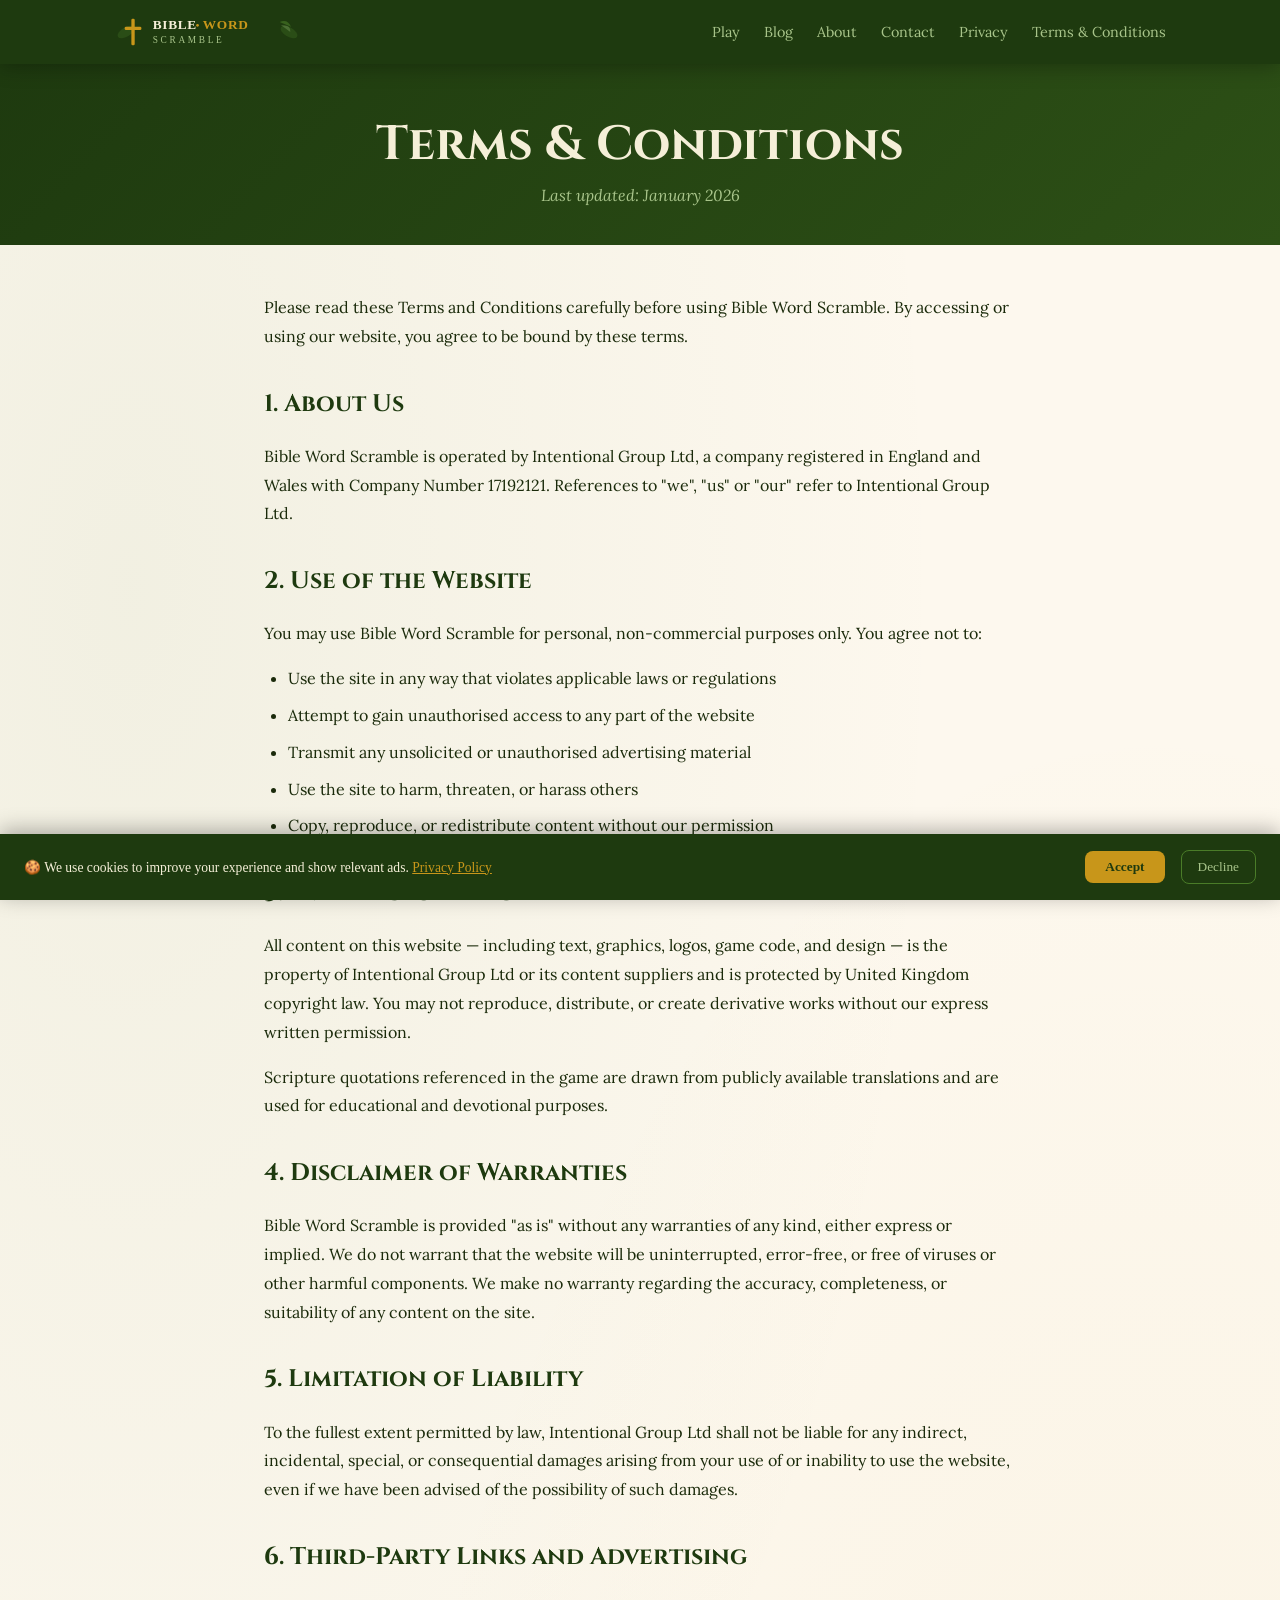
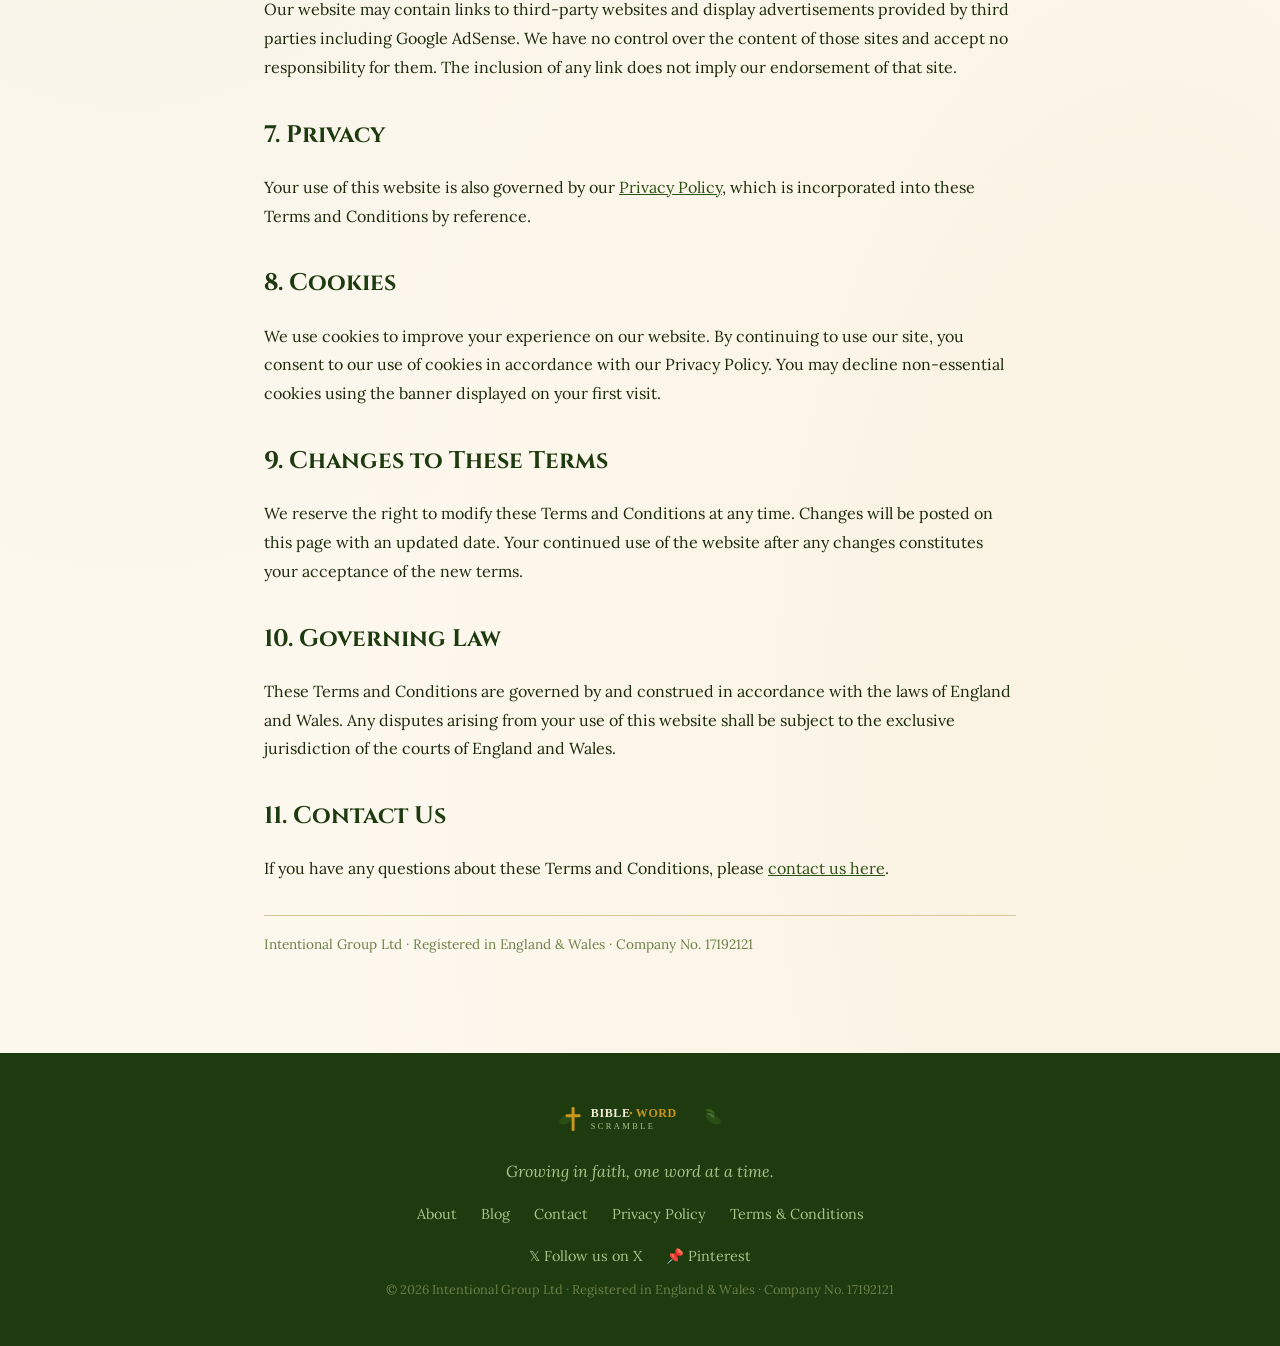
<file: terms.html>
<!DOCTYPE html>
<html lang="en">
<head>
  <meta charset="UTF-8" />
  <meta name="viewport" content="width=device-width, initial-scale=1.0" />
  <title>Terms & Conditions – Bible Word Scramble</title>
  <meta name="description" content="Terms and Conditions for Bible Word Scramble by Intentional Group Ltd.">
  <meta name="theme-color" content="#2d5016">
<meta name="p:domain_verify" content="074bd843893d62a2d05fc05a2a49771c"/>
<link rel="icon" type="image/svg+xml" href="icon.svg">
<link rel="apple-touch-icon" href="icon.svg">
  <link href="https://fonts.googleapis.com/css2?family=Cinzel:wght@400;700;900&family=Lora:ital,wght@0,400;0,600;1,400&display=swap" rel="stylesheet">
  <link rel="stylesheet" href="style.css">
<!-- Google tag (gtag.js) -->
<script async src="https://www.googletagmanager.com/gtag/js?id=G-8S5XMY5JXK"></script>
<script>
  window.dataLayer = window.dataLayer || [];
  function gtag(){dataLayer.push(arguments);}
  gtag('js', new Date());
  gtag('config', 'G-8S5XMY5JXK');
</script>
</head>
<body>
  <header class="site-header">
    <div class="header-inner">
      <a href="index.html" class="logo">
        <img src="logo.svg" alt="Bible Word Scramble" style="height:40px;">
      </a>
      <nav class="main-nav">
        <a href="index.html">Play</a>
        <a href="blog.html">Blog</a>
        <a href="about.html">About</a>
        <a href="contact.html">Contact</a>
        <a href="privacy.html">Privacy</a>
        <a href="terms.html">Terms &amp; Conditions</a>
      </nav>
      <button class="hamburger" id="hamburger">☰</button>
    </div>
    <div class="mobile-nav" id="mobileNav">
      <a href="index.html">Play</a><a href="blog.html">Blog</a>
      <a href="about.html">About</a><a href="contact.html">Contact</a><a href="privacy.html">Privacy</a>
    </div>
  </header>

  <section class="page-hero">
    <h1>Terms & Conditions</h1>
    <p>Last updated: January 2026</p>
  </section>

  <div class="page-content">
    <p>Please read these Terms and Conditions carefully before using Bible Word Scramble. By accessing or using our website, you agree to be bound by these terms.</p>

    <h2>1. About Us</h2>
    <p>Bible Word Scramble is operated by Intentional Group Ltd, a company registered in England and Wales with Company Number 17192121. References to "we", "us" or "our" refer to Intentional Group Ltd.</p>

    <h2>2. Use of the Website</h2>
    <p>You may use Bible Word Scramble for personal, non-commercial purposes only. You agree not to:</p>
    <ul>
      <li>Use the site in any way that violates applicable laws or regulations</li>
      <li>Attempt to gain unauthorised access to any part of the website</li>
      <li>Transmit any unsolicited or unauthorised advertising material</li>
      <li>Use the site to harm, threaten, or harass others</li>
      <li>Copy, reproduce, or redistribute content without our permission</li>
    </ul>

    <h2>3. Intellectual Property</h2>
    <p>All content on this website — including text, graphics, logos, game code, and design — is the property of Intentional Group Ltd or its content suppliers and is protected by United Kingdom copyright law. You may not reproduce, distribute, or create derivative works without our express written permission.</p>
    <p>Scripture quotations referenced in the game are drawn from publicly available translations and are used for educational and devotional purposes.</p>

    <h2>4. Disclaimer of Warranties</h2>
    <p>Bible Word Scramble is provided "as is" without any warranties of any kind, either express or implied. We do not warrant that the website will be uninterrupted, error-free, or free of viruses or other harmful components. We make no warranty regarding the accuracy, completeness, or suitability of any content on the site.</p>

    <h2>5. Limitation of Liability</h2>
    <p>To the fullest extent permitted by law, Intentional Group Ltd shall not be liable for any indirect, incidental, special, or consequential damages arising from your use of or inability to use the website, even if we have been advised of the possibility of such damages.</p>

    <h2>6. Third-Party Links and Advertising</h2>
    <p>Our website may contain links to third-party websites and display advertisements provided by third parties including Google AdSense. We have no control over the content of those sites and accept no responsibility for them. The inclusion of any link does not imply our endorsement of that site.</p>

    <h2>7. Privacy</h2>
    <p>Your use of this website is also governed by our <a href="privacy.html">Privacy Policy</a>, which is incorporated into these Terms and Conditions by reference.</p>

    <h2>8. Cookies</h2>
    <p>We use cookies to improve your experience on our website. By continuing to use our site, you consent to our use of cookies in accordance with our Privacy Policy. You may decline non-essential cookies using the banner displayed on your first visit.</p>

    <h2>9. Changes to These Terms</h2>
    <p>We reserve the right to modify these Terms and Conditions at any time. Changes will be posted on this page with an updated date. Your continued use of the website after any changes constitutes your acceptance of the new terms.</p>

    <h2>10. Governing Law</h2>
    <p>These Terms and Conditions are governed by and construed in accordance with the laws of England and Wales. Any disputes arising from your use of this website shall be subject to the exclusive jurisdiction of the courts of England and Wales.</p>

    <h2>11. Contact Us</h2>
    <p>If you have any questions about these Terms and Conditions, please <a href="contact.html">contact us here</a>.</p>

    <p style="margin-top:2rem; padding-top:1rem; border-top:1px solid var(--parchment-mid); font-size:0.85rem; color:var(--text-light);">
      Intentional Group Ltd · Registered in England & Wales · Company No. 17192121
    </p>
  </div>

  <footer class="site-footer">
    <div class="footer-inner">
      <div class="footer-logo">
        <img src="logo.svg" alt="Bible Word Scramble" style="height:36px; margin-bottom:0.5rem;">
      </div>
      <p class="footer-tagline">Growing in faith, one word at a time.</p>
      <div class="footer-links">
        <a href="about.html">About</a>
        <a href="blog.html">Blog</a>
        <a href="contact.html">Contact</a>
        <a href="privacy.html">Privacy Policy</a>
        <a href="terms.html">Terms &amp; Conditions</a>
      </div>
      <div class="social-links">
  <a href="https://x.com/biblescramble" target="_blank" rel="noopener">𝕏 Follow us on X</a>
  <a href="https://pinterest.com/biblewordscramble" target="_blank" rel="noopener">📌 Pinterest</a>
</div>
<p class="footer-copy">© 2026 Intentional Group Ltd · Registered in England &amp; Wales · Company No. 17192121</p>
    </div>
  </footer>

  <script src="cookies.js"></script>
  <script>
    document.getElementById('hamburger').addEventListener('click', () => {
      document.getElementById('mobileNav').classList.toggle('open');
    });
  </script>
</body>
</html>
</file>
<file: style.css>
/* ============================================
   BIBLE WORD SCRAMBLE — Nature / Scripture Theme
   ============================================ */

@import url('https://fonts.googleapis.com/css2?family=Cinzel:wght@400;700;900&family=Lora:ital,wght@0,400;0,600;1,400&display=swap');

:root {
  --forest: #1e3a0f;
  --forest-mid: #2d5016;
  --forest-light: #4a7c28;
  --sage: #6b8f52;
  --sage-light: #a8c48a;
  --parchment: #f5efd8;
  --parchment-dark: #e8dfc0;
  --parchment-mid: #d4c99a;
  --gold: #c8961a;
  --gold-light: #e8b84b;
  --warm-white: #fdf8ee;
  --text-dark: #1a2a0a;
  --text-mid: #3a5020;
  --text-light: #6b8048;
  --correct: #2d7a2d;
  --wrong: #8b2020;
  --shadow: 0 4px 20px rgba(30,58,15,0.15);
  --shadow-deep: 0 8px 40px rgba(30,58,15,0.25);
}

* { box-sizing: border-box; margin: 0; padding: 0; }

html { scroll-behavior: smooth; }

body {
  font-family: 'Lora', Georgia, serif;
  background: var(--warm-white);
  color: var(--text-dark);
  min-height: 100vh;
  background-image:
    radial-gradient(ellipse at 10% 20%, rgba(107,143,82,0.08) 0%, transparent 50%),
    radial-gradient(ellipse at 90% 80%, rgba(200,150,26,0.06) 0%, transparent 50%);
}

/* ---- HEADER ---- */
.site-header {
  background: var(--forest);
  position: sticky; top: 0; z-index: 100;
  box-shadow: 0 2px 20px rgba(0,0,0,0.3);
}
.header-inner {
  max-width: 1100px; margin: 0 auto;
  padding: 0 1.5rem;
  display: flex; align-items: center; gap: 2rem;
  height: 64px;
}
.logo {
  text-decoration: none; display: flex; align-items: center; gap: 0.5rem;
  color: var(--parchment); font-family: 'Cinzel', serif; font-weight: 700;
  font-size: 1.1rem; white-space: nowrap;
}
.logo-cross { font-size: 1.4rem; color: var(--gold-light); }
.main-nav {
  display: flex; gap: 1.5rem; margin-left: auto;
}
.main-nav a {
  color: var(--sage-light); text-decoration: none;
  font-family: 'Lora', serif; font-size: 0.9rem;
  transition: color 0.2s;
}
.main-nav a:hover, .main-nav a.active { color: var(--gold-light); }
.hamburger {
  display: none; background: none; border: none;
  color: var(--parchment); font-size: 1.5rem; cursor: pointer;
  margin-left: auto;
}
.mobile-nav {
  display: none; background: var(--forest-mid);
  padding: 1rem 1.5rem;
  flex-direction: column; gap: 0.75rem;
}
.mobile-nav.open { display: flex; }
.mobile-nav a { color: var(--parchment); text-decoration: none; font-size: 1rem; }

/* ---- HERO ---- */
.hero {
  background: linear-gradient(135deg, var(--forest) 0%, var(--forest-mid) 60%, var(--forest-light) 100%);
  padding: 4rem 1.5rem 3rem;
  text-align: center;
  position: relative; overflow: hidden;
}
.hero::before {
  content: '';
  position: absolute; inset: 0;
  background-image:
    url("data:image/svg+xml,%3Csvg width='60' height='60' viewBox='0 0 60 60' xmlns='http://www.w3.org/2000/svg'%3E%3Cg fill='none' fill-rule='evenodd'%3E%3Cg fill='%234a7c28' fill-opacity='0.15'%3E%3Cpath d='M30 0c1 8-4 14-10 18C14 22 8 20 4 14 0 8 2 2 6 0h24zm0 60c1-8-4-14-10-18-6-4-12-2-16 4-4 6-2 12 2 14h24z'/%3E%3C/g%3E%3C/g%3E%3C/svg%3E");
  opacity: 0.4;
}
.hero-content { position: relative; z-index: 1; }
.hero-sub {
  color: var(--gold-light); font-size: 0.85rem;
  letter-spacing: 0.25em; text-transform: uppercase;
  margin-bottom: 0.75rem;
}
.hero h1 {
  font-family: 'Cinzel', serif; font-weight: 900;
  font-size: clamp(2rem, 6vw, 3.5rem);
  color: var(--parchment);
  text-shadow: 0 2px 20px rgba(0,0,0,0.4);
  margin-bottom: 1rem;
}
.hero-desc {
  color: var(--sage-light); font-size: 1.1rem;
  font-style: italic; max-width: 500px; margin: 0 auto;
}

/* ---- AD SLOTS ---- */
.ad-slot {
  background: var(--parchment-dark);
  border-top: 1px solid var(--parchment-mid);
  border-bottom: 1px solid var(--parchment-mid);
  text-align: center; padding: 1rem;
  color: var(--text-light); font-size: 0.75rem;
  min-height: 90px; display: flex;
  align-items: center; justify-content: center;
  letter-spacing: 0.05em;
}

/* ---- GAME SECTION ---- */
.game-section {
  max-width: 720px; margin: 0 auto;
  padding: 2rem 1rem;
}

.game-controls {
  display: flex; flex-direction: column; gap: 0.75rem;
  margin-bottom: 1.5rem;
}

.difficulty-tabs, .category-tabs {
  display: flex; gap: 0.5rem; flex-wrap: wrap;
}

.diff-btn, .cat-btn {
  padding: 0.4rem 1rem;
  border-radius: 20px;
  border: 2px solid var(--parchment-mid);
  background: white;
  color: var(--text-mid);
  font-family: 'Lora', serif;
  font-size: 0.85rem; cursor: pointer;
  transition: all 0.2s;
}
.diff-btn.active, .cat-btn.active {
  background: var(--forest-mid);
  border-color: var(--forest-mid);
  color: var(--parchment);
}
.diff-btn:hover, .cat-btn:hover {
  border-color: var(--forest-mid);
}

/* Score bar */
.score-bar {
  display: flex; gap: 1rem; justify-content: space-around;
  background: var(--forest);
  border-radius: 12px; padding: 0.75rem 1rem;
  margin-bottom: 1.5rem;
}
.score-item {
  display: flex; flex-direction: column; align-items: center;
  gap: 0.1rem;
}
.score-label {
  font-size: 0.65rem; letter-spacing: 0.1em;
  text-transform: uppercase; color: var(--sage-light);
}
.score-item > span:last-child {
  font-family: 'Cinzel', serif; font-size: 1.1rem;
  font-weight: 700; color: var(--gold-light);
}
.timer-item span:last-child { color: #7ddb7d; }

/* Game card */
.game-card {
  background: var(--parchment);
  border: 2px solid var(--parchment-mid);
  border-radius: 20px;
  padding: 2rem 1.5rem;
  box-shadow: var(--shadow-deep);
  position: relative;
  background-image:
    repeating-linear-gradient(
      0deg,
      transparent,
      transparent 27px,
      rgba(100,130,60,0.08) 28px
    );
}

.card-top {
  display: flex; justify-content: space-between; align-items: center;
  margin-bottom: 1.5rem;
}
.category-badge {
  background: var(--forest-mid); color: var(--parchment);
  font-size: 0.75rem; letter-spacing: 0.1em; text-transform: uppercase;
  padding: 0.25rem 0.75rem; border-radius: 20px;
  font-family: 'Cinzel', serif;
}
.hint-text {
  font-size: 0.8rem; color: var(--gold); cursor: pointer;
  font-style: italic; transition: color 0.2s;
}
.hint-text:hover { color: var(--gold-light); }

.scrambled-word {
  font-family: 'Cinzel', serif;
  font-size: clamp(2.5rem, 8vw, 4rem);
  font-weight: 900;
  letter-spacing: 0.15em;
  text-align: center;
  color: var(--forest);
  text-shadow: 2px 2px 0 rgba(200,150,26,0.3);
  margin-bottom: 1.5rem;
  transition: all 0.3s;
}
.scrambled-word.correct-anim {
  color: var(--correct);
  transform: scale(1.05);
}
.scrambled-word.wrong-anim {
  color: var(--wrong);
  animation: shake 0.4s ease;
}

@keyframes shake {
  0%,100%{transform:translateX(0)}
  25%{transform:translateX(-8px)}
  75%{transform:translateX(8px)}
}

.hint-box {
  background: rgba(200,150,26,0.1);
  border-left: 3px solid var(--gold);
  border-radius: 0 8px 8px 0;
  padding: 0.75rem 1rem;
  margin-bottom: 1rem;
  font-style: italic; font-size: 0.9rem;
  color: var(--text-mid);
}
.hint-box.hidden { display: none; }

.input-row {
  display: flex; gap: 0.5rem; margin-bottom: 1rem;
}
.input-row input {
  flex: 1; padding: 0.75rem 1rem;
  border: 2px solid var(--parchment-mid);
  border-radius: 10px;
  font-family: 'Cinzel', serif;
  font-size: 1rem;
  background: white;
  color: var(--text-dark);
  outline: none;
  text-transform: uppercase;
  transition: border-color 0.2s;
}
.input-row input:focus { border-color: var(--forest-mid); }

.submit-btn {
  padding: 0.75rem 1.5rem;
  background: var(--forest-mid);
  color: var(--parchment);
  border: none; border-radius: 10px;
  font-family: 'Cinzel', serif; font-weight: 700;
  font-size: 1rem; cursor: pointer;
  transition: background 0.2s, transform 0.1s;
}
.submit-btn:hover { background: var(--forest); }
.submit-btn:active { transform: scale(0.97); }

/* Letter tiles */
.letter-tiles {
  display: flex; flex-wrap: wrap; gap: 0.4rem;
  justify-content: center; margin-bottom: 1rem;
}
.tile {
  width: 38px; height: 38px;
  background: var(--forest);
  color: var(--gold-light);
  border-radius: 8px;
  display: flex; align-items: center; justify-content: center;
  font-family: 'Cinzel', serif; font-weight: 700; font-size: 1rem;
  animation: tileIn 0.3s ease both;
  box-shadow: 0 2px 6px rgba(0,0,0,0.2);
}
@keyframes tileIn {
  from { opacity: 0; transform: translateY(-10px); }
  to { opacity: 1; transform: translateY(0); }
}

.action-row {
  display: flex; gap: 0.5rem; justify-content: center;
  margin-bottom: 1rem; flex-wrap: wrap;
}
.action-btn {
  padding: 0.4rem 0.9rem;
  border: 1px solid var(--parchment-mid);
  border-radius: 8px;
  background: white; color: var(--text-mid);
  font-family: 'Lora', serif; font-size: 0.82rem;
  cursor: pointer; transition: all 0.2s;
}
.action-btn:hover {
  background: var(--parchment-dark);
  border-color: var(--sage);
}

.feedback {
  text-align: center; min-height: 1.5rem;
  font-size: 0.9rem; font-style: italic;
  transition: all 0.3s;
}
.feedback.correct { color: var(--correct); }
.feedback.wrong { color: var(--wrong); }

/* Progress bar */
.progress-bar-wrap {
  height: 6px; background: var(--parchment-dark);
  border-radius: 3px; margin-top: 1rem; overflow: hidden;
}
.progress-bar {
  height: 100%; background: var(--gold);
  border-radius: 3px; width: 0%;
  transition: width 0.5s ease;
}

/* End screen */
.end-screen.hidden { display: none; }
.end-card {
  background: var(--parchment);
  border: 2px solid var(--gold);
  border-radius: 20px;
  padding: 2.5rem 2rem;
  text-align: center;
  box-shadow: var(--shadow-deep);
}
.end-icon {
  font-size: 3rem; color: var(--gold);
  margin-bottom: 1rem;
}
.end-card h2 {
  font-family: 'Cinzel', serif; font-size: 1.8rem;
  color: var(--forest); margin-bottom: 1rem;
}
.end-card p {
  font-style: italic; color: var(--text-mid);
  margin-bottom: 1.5rem; line-height: 1.6;
}
.end-stats {
  display: flex; gap: 2rem; justify-content: center;
  margin-bottom: 2rem;
}
.end-stats div {
  display: flex; flex-direction: column; align-items: center;
}
.end-stats span {
  font-family: 'Cinzel', serif; font-size: 2rem;
  font-weight: 900; color: var(--forest);
}
.end-stats small {
  font-size: 0.75rem; color: var(--text-light);
  text-transform: uppercase; letter-spacing: 0.1em;
}
.play-again-btn {
  background: var(--forest-mid); color: var(--parchment);
  border: none; border-radius: 12px;
  padding: 0.85rem 2rem;
  font-family: 'Cinzel', serif; font-size: 1rem; font-weight: 700;
  cursor: pointer; margin-right: 0.5rem; margin-bottom: 0.5rem;
  transition: background 0.2s;
}
.play-again-btn:hover { background: var(--forest); }
.share-btn {
  background: var(--gold); color: var(--forest);
  border: none; border-radius: 12px;
  padding: 0.85rem 2rem;
  font-family: 'Cinzel', serif; font-size: 1rem; font-weight: 700;
  cursor: pointer; transition: background 0.2s;
}
.share-btn:hover { background: var(--gold-light); }

/* ---- WORD OF THE DAY ---- */
.word-of-day {
  max-width: 720px; margin: 0 auto;
  padding: 0 1rem 2rem;
}
.word-of-day h2 {
  font-family: 'Cinzel', serif;
  color: var(--forest); margin-bottom: 1rem;
}
.wod-card {
  background: linear-gradient(135deg, var(--forest) 0%, var(--forest-mid) 100%);
  border-radius: 16px; padding: 2rem;
  color: var(--parchment);
  box-shadow: var(--shadow-deep);
}
.wod-word {
  font-family: 'Cinzel', serif; font-size: 2rem;
  font-weight: 900; color: var(--gold-light);
  letter-spacing: 0.15em; margin-bottom: 0.75rem;
}
.wod-meaning {
  font-style: italic; line-height: 1.6;
  color: var(--sage-light); margin-bottom: 1rem;
}
.wod-verse {
  font-size: 0.85rem; color: var(--parchment-mid);
  border-top: 1px solid rgba(255,255,255,0.15);
  padding-top: 0.75rem;
}

/* ---- LEADERBOARD ---- */
.leaderboard-section {
  max-width: 720px; margin: 0 auto;
  padding: 0 1rem 2rem;
}
.leaderboard-section h2 {
  font-family: 'Cinzel', serif;
  color: var(--forest); margin-bottom: 1rem;
}
.leaderboard {
  background: var(--parchment);
  border: 1px solid var(--parchment-mid);
  border-radius: 12px; overflow: hidden;
}
.lb-row {
  display: flex; align-items: center; gap: 1rem;
  padding: 0.75rem 1rem;
  border-bottom: 1px solid var(--parchment-dark);
}
.lb-row:last-child { border-bottom: none; }
.lb-rank {
  font-family: 'Cinzel', serif; font-weight: 700;
  color: var(--gold); width: 24px; text-align: center;
}
.lb-info { flex: 1; font-size: 0.85rem; color: var(--text-light); }
.lb-correct { color: var(--correct); font-size: 0.85rem; }
.lb-score {
  font-family: 'Cinzel', serif; font-weight: 700;
  color: var(--forest); font-size: 0.95rem;
}
.no-scores {
  padding: 1.5rem; text-align: center;
  font-style: italic; color: var(--text-light);
}

/* ---- FOOTER ---- */
.site-footer {
  background: var(--forest);
  color: var(--sage-light); padding: 3rem 1.5rem;
  margin-top: 2rem;
}
.footer-inner { max-width: 800px; margin: 0 auto; text-align: center; }
.footer-logo {
  font-family: 'Cinzel', serif; font-size: 1.4rem;
  color: var(--parchment); margin-bottom: 0.5rem;
}
.footer-tagline {
  font-style: italic; margin-bottom: 1.5rem;
}
.footer-links {
  display: flex; gap: 1.5rem; justify-content: center;
  flex-wrap: wrap; margin-bottom: 1.5rem;
}
.footer-links a {
  color: var(--sage-light); text-decoration: none; font-size: 0.9rem;
  transition: color 0.2s;
}
.footer-links a:hover { color: var(--gold-light); }
.footer-copy { font-size: 0.8rem; color: var(--text-light); }

/* ---- INSTALL BANNER ---- */
.install-banner {
  position: fixed; bottom: 0; left: 0; right: 0;
  background: var(--forest);
  color: var(--parchment);
  padding: 0.75rem 1.5rem;
  display: flex; align-items: center; gap: 1rem;
  z-index: 200;
  flex-wrap: wrap;
}
.install-banner span { flex: 1; font-size: 0.9rem; }
.install-banner button {
  padding: 0.4rem 1rem; border-radius: 8px;
  font-family: 'Cinzel', serif; cursor: pointer;
  border: none;
}
#installBtn { background: var(--gold); color: var(--forest); font-weight: 700; }
#dismissInstall { background: transparent; color: var(--sage-light); font-size: 1.1rem; }

/* ---- CONTENT PAGES (blog, about, etc) ---- */
.page-hero {
  background: linear-gradient(135deg, var(--forest) 0%, var(--forest-mid) 100%);
  padding: 3rem 1.5rem 2.5rem;
  text-align: center;
}
.page-hero h1 {
  font-family: 'Cinzel', serif; font-size: clamp(1.8rem, 5vw, 3rem);
  color: var(--parchment); margin-bottom: 0.5rem;
}
.page-hero p {
  color: var(--sage-light); font-style: italic;
}

.page-content {
  max-width: 800px; margin: 0 auto;
  padding: 3rem 1.5rem;
  line-height: 1.8;
}
.page-content h2 {
  font-family: 'Cinzel', serif; color: var(--forest);
  margin: 2rem 0 1rem;
}
.page-content h3 {
  font-family: 'Cinzel', serif; color: var(--forest-mid);
  margin: 1.5rem 0 0.75rem;
}
.page-content p { margin-bottom: 1rem; color: var(--text-dark); }
.page-content ul { padding-left: 1.5rem; margin-bottom: 1rem; }
.page-content li { margin-bottom: 0.5rem; }
.page-content a { color: var(--forest-mid); }

/* Blog grid */
.blog-grid {
  max-width: 1000px; margin: 0 auto;
  padding: 3rem 1.5rem;
  display: grid;
  grid-template-columns: repeat(auto-fill, minmax(280px, 1fr));
  gap: 2rem;
}
.blog-card {
  background: var(--parchment);
  border: 1px solid var(--parchment-mid);
  border-radius: 16px; overflow: hidden;
  box-shadow: var(--shadow);
  transition: transform 0.2s, box-shadow 0.2s;
  text-decoration: none; color: inherit;
  display: block;
}
.blog-card:hover { transform: translateY(-4px); box-shadow: var(--shadow-deep); }
.blog-card-img {
  height: 140px;
  background: linear-gradient(135deg, var(--forest) 0%, var(--forest-light) 100%);
  display: flex; align-items: center; justify-content: center;
  font-size: 3rem;
}
.blog-card-body { padding: 1.25rem; }
.blog-tag {
  font-size: 0.7rem; text-transform: uppercase;
  letter-spacing: 0.1em; color: var(--sage);
  margin-bottom: 0.5rem;
}
.blog-card h3 {
  font-family: 'Cinzel', serif; font-size: 1rem;
  color: var(--forest); margin-bottom: 0.5rem;
  line-height: 1.4;
}
.blog-card p { font-size: 0.85rem; color: var(--text-light); line-height: 1.5; }
.blog-card-meta {
  font-size: 0.75rem; color: var(--text-light);
  margin-top: 0.75rem; padding-top: 0.75rem;
  border-top: 1px solid var(--parchment-dark);
}

/* Contact form */
.contact-form {
  background: var(--parchment);
  border: 1px solid var(--parchment-mid);
  border-radius: 16px; padding: 2rem;
  max-width: 560px;
}
.form-group { margin-bottom: 1.25rem; }
.form-group label {
  display: block; font-size: 0.85rem;
  color: var(--text-mid); margin-bottom: 0.4rem;
  font-family: 'Cinzel', serif;
}
.form-group input,
.form-group textarea,
.form-group select {
  width: 100%; padding: 0.75rem 1rem;
  border: 2px solid var(--parchment-mid);
  border-radius: 8px;
  font-family: 'Lora', serif; font-size: 0.95rem;
  background: white; color: var(--text-dark);
  outline: none; transition: border-color 0.2s;
}
.form-group input:focus,
.form-group textarea:focus { border-color: var(--forest-mid); }
.form-group textarea { min-height: 120px; resize: vertical; }
.form-submit {
  background: var(--forest-mid); color: var(--parchment);
  border: none; border-radius: 10px;
  padding: 0.85rem 2rem;
  font-family: 'Cinzel', serif; font-size: 1rem; font-weight: 700;
  cursor: pointer; transition: background 0.2s;
}
.form-submit:hover { background: var(--forest); }

/* Hidden util */
.hidden { display: none !important; }

/* ---- RESPONSIVE ---- */
@media (max-width: 600px) {
  .main-nav { display: none; }
  .hamburger { display: block; }
  .score-bar { gap: 0.5rem; }
  .score-item > span:last-child { font-size: 0.95rem; }
  .end-stats { gap: 1rem; }
  .end-stats span { font-size: 1.5rem; }
  .blog-grid { grid-template-columns: 1fr; }
}
.footer-legal { font-size: 0.75rem; color: var(--text-light); margin-top: 0.5rem; }

/* ---- PERFECT SCORE ---- */
@keyframes confettiFall {
  0% { transform: translateY(-10px) rotate(0deg); opacity: 1; }
  100% { transform: translateY(100vh) rotate(720deg); opacity: 0; }
}

.perfect-score {
  background: linear-gradient(135deg, #1e3a0f 0%, #2d5016 50%, #1e3a0f 100%) !important;
  border: 3px solid var(--gold) !important;
  box-shadow: 0 0 40px rgba(200,150,26,0.5) !important;
  animation: perfectGlow 2s ease-in-out infinite alternate;
}

@keyframes perfectGlow {
  from { box-shadow: 0 0 20px rgba(200,150,26,0.3); }
  to { box-shadow: 0 0 60px rgba(200,150,26,0.7); }
}

.perfect-score h2 {
  color: var(--gold-light) !important;
  font-size: 2rem !important;
  animation: perfectPulse 1s ease-in-out infinite alternate;
}

@keyframes perfectPulse {
  from { transform: scale(1); }
  to { transform: scale(1.05); }
}

.perfect-score .end-icon {
  font-size: 4rem !important;
  animation: crownSpin 3s ease-in-out infinite;
}

@keyframes crownSpin {
  0%,100% { transform: rotate(-10deg) scale(1); }
  50% { transform: rotate(10deg) scale(1.2); }
}

.perfect-banner {
  background: rgba(200,150,26,0.15);
  border: 2px solid var(--gold);
  border-radius: 12px;
  padding: 1rem 1.5rem;
  color: var(--gold-light);
  font-family: 'Cinzel', serif;
  font-size: 1.1rem;
  font-weight: 700;
  letter-spacing: 0.05em;
  margin: 0.5rem 0 1.5rem;
  line-height: 1.8;
}

.perfect-banner small {
  color: var(--sage-light);
  font-size: 0.85rem;
  font-family: 'Lora', serif;
  font-weight: 400;
}

.perfect-score .end-stats span {
  color: var(--gold-light) !important;
}
.social-links {
  display: flex;
  gap: 1.5rem;
  justify-content: center;
  margin: 1rem 0;
  flex-wrap: wrap;
}
.social-links a {
  color: var(--sage-light);
  text-decoration: none;
  font-size: 0.9rem;
  transition: color 0.2s;
}
.social-links a:hover { color: var(--gold-light); }
</file>
